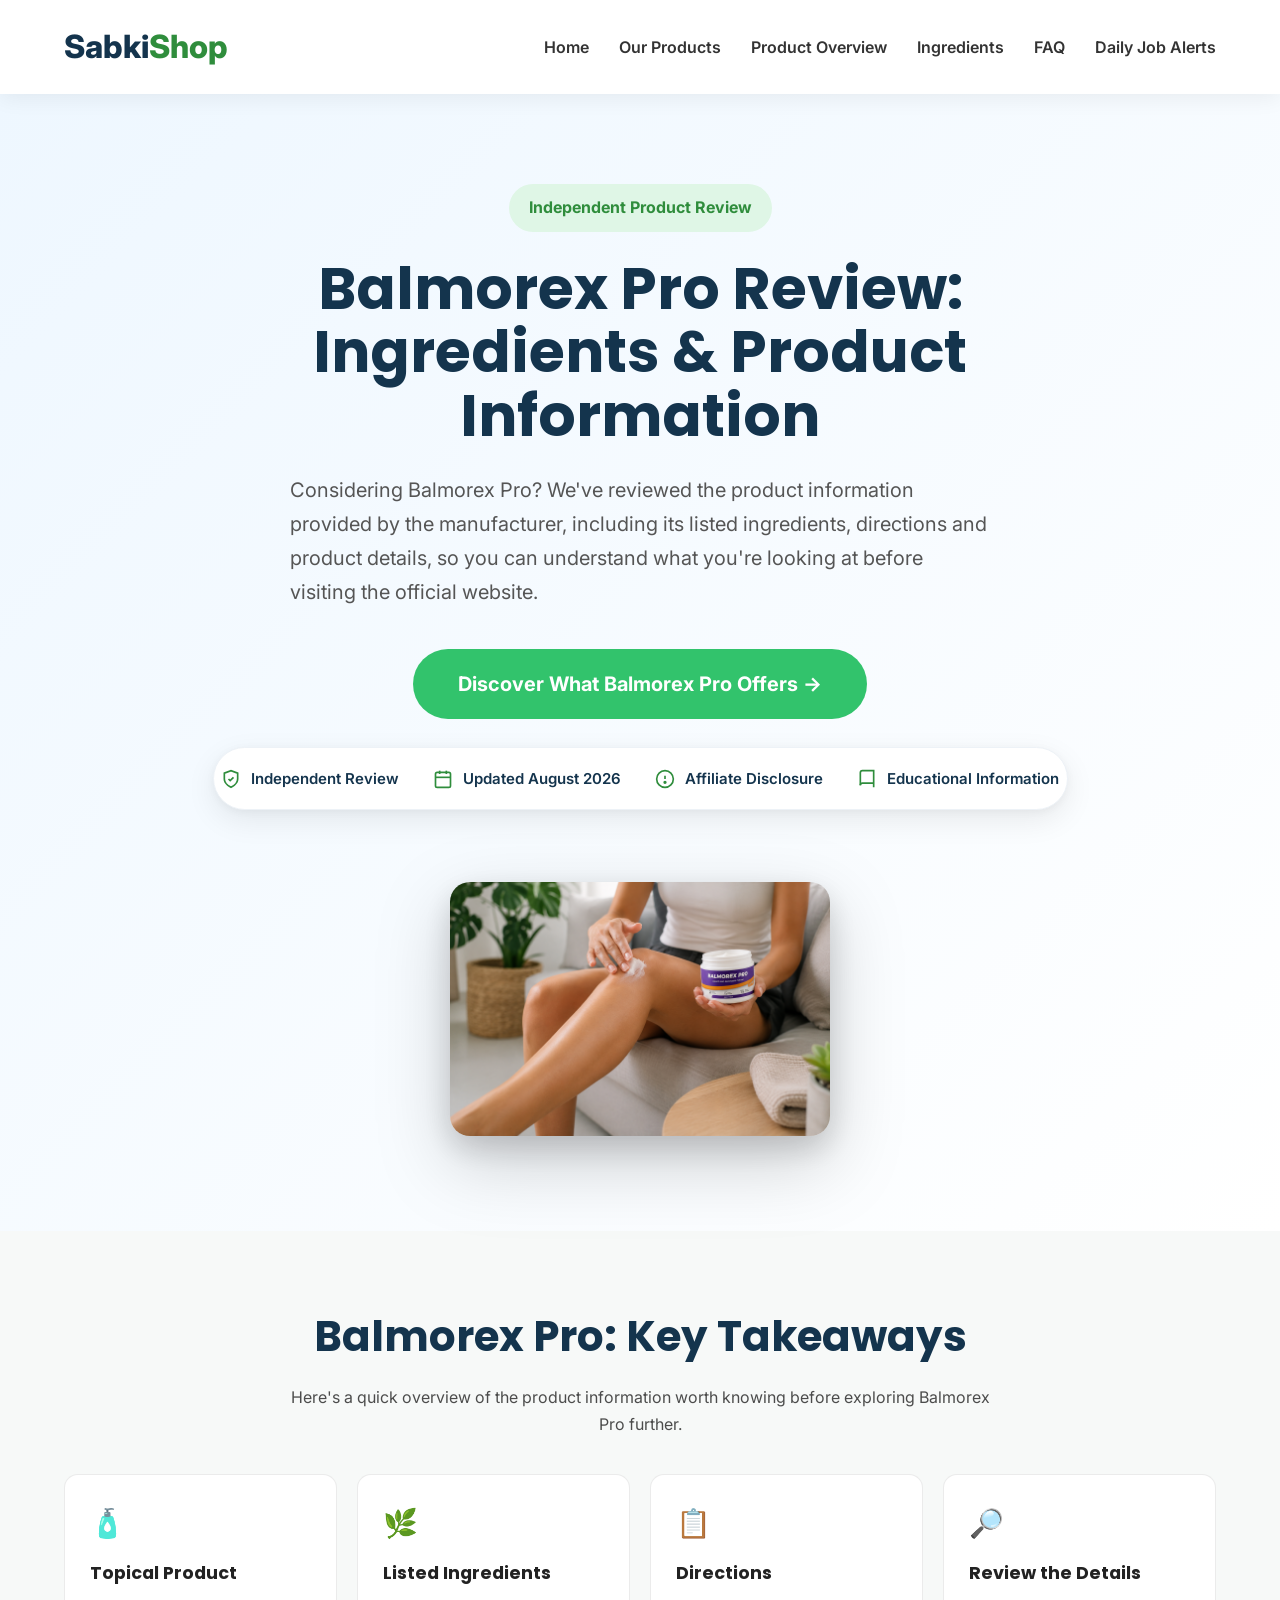
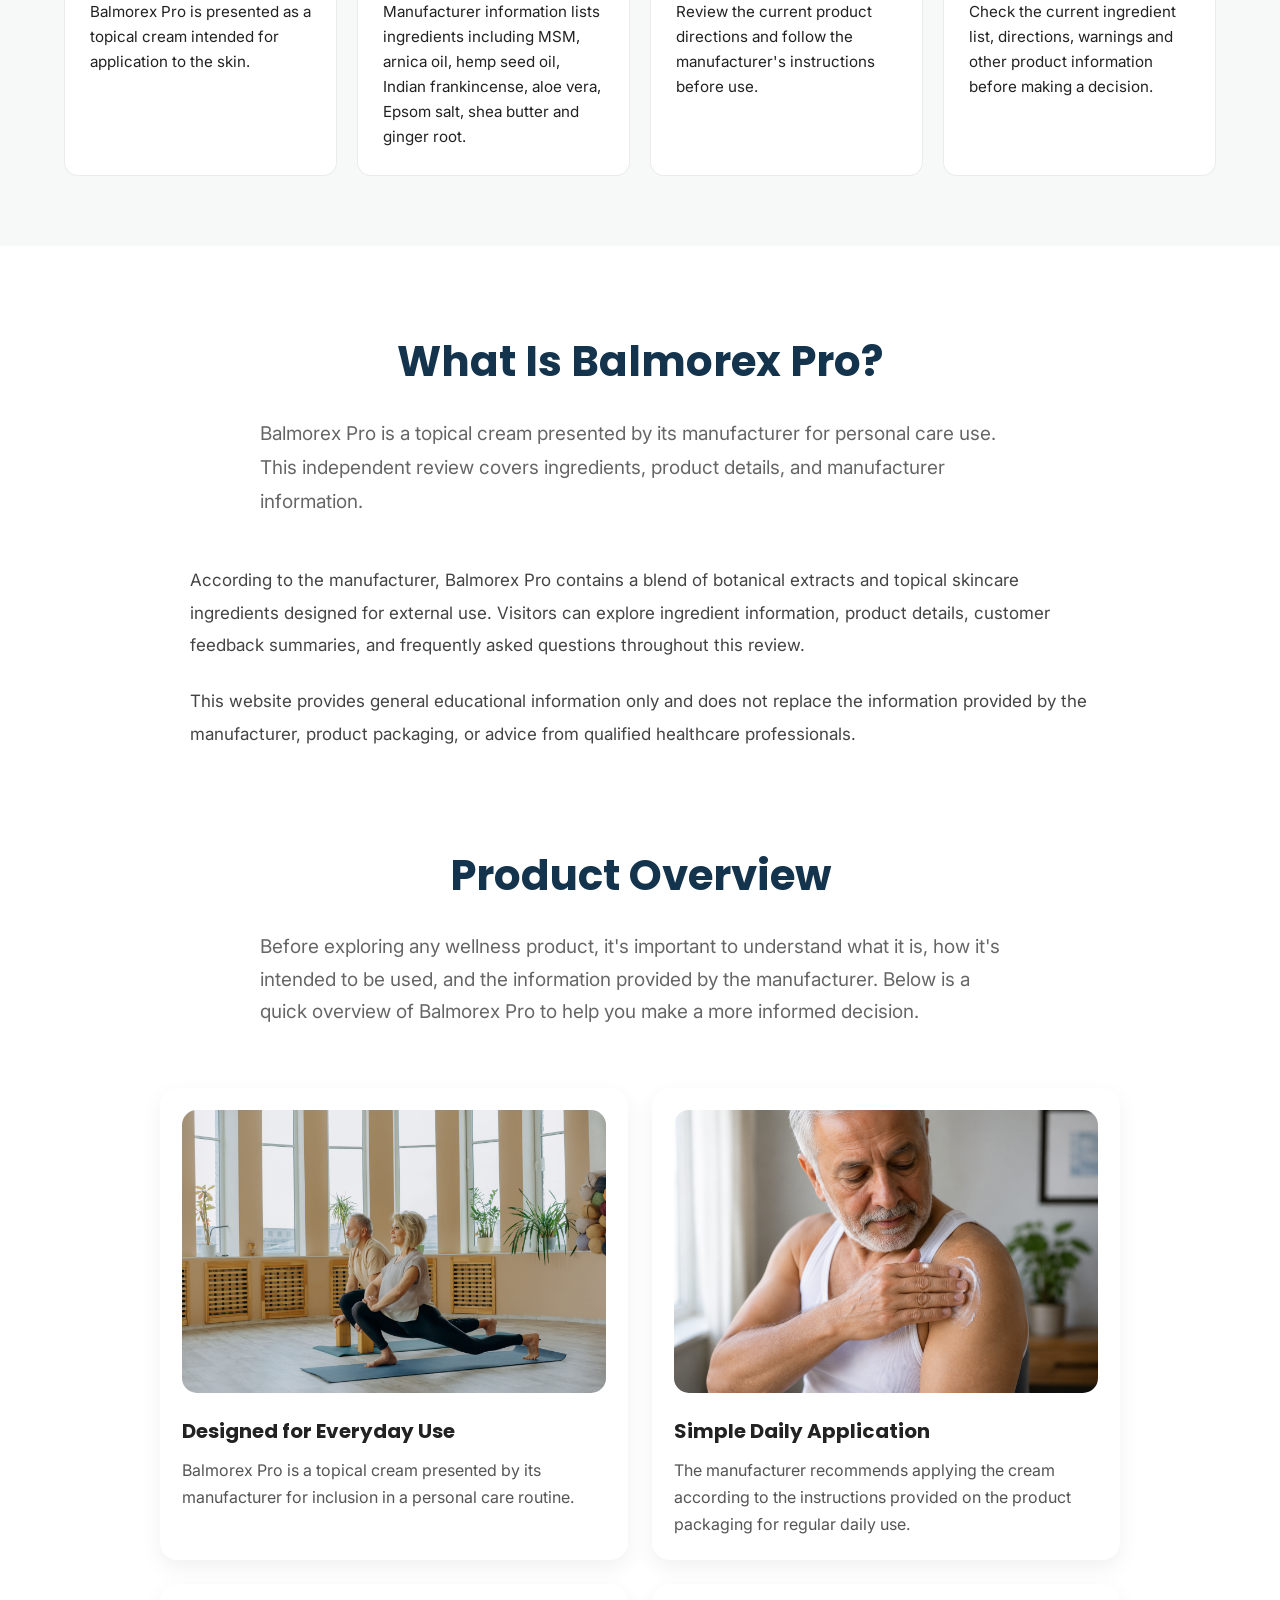
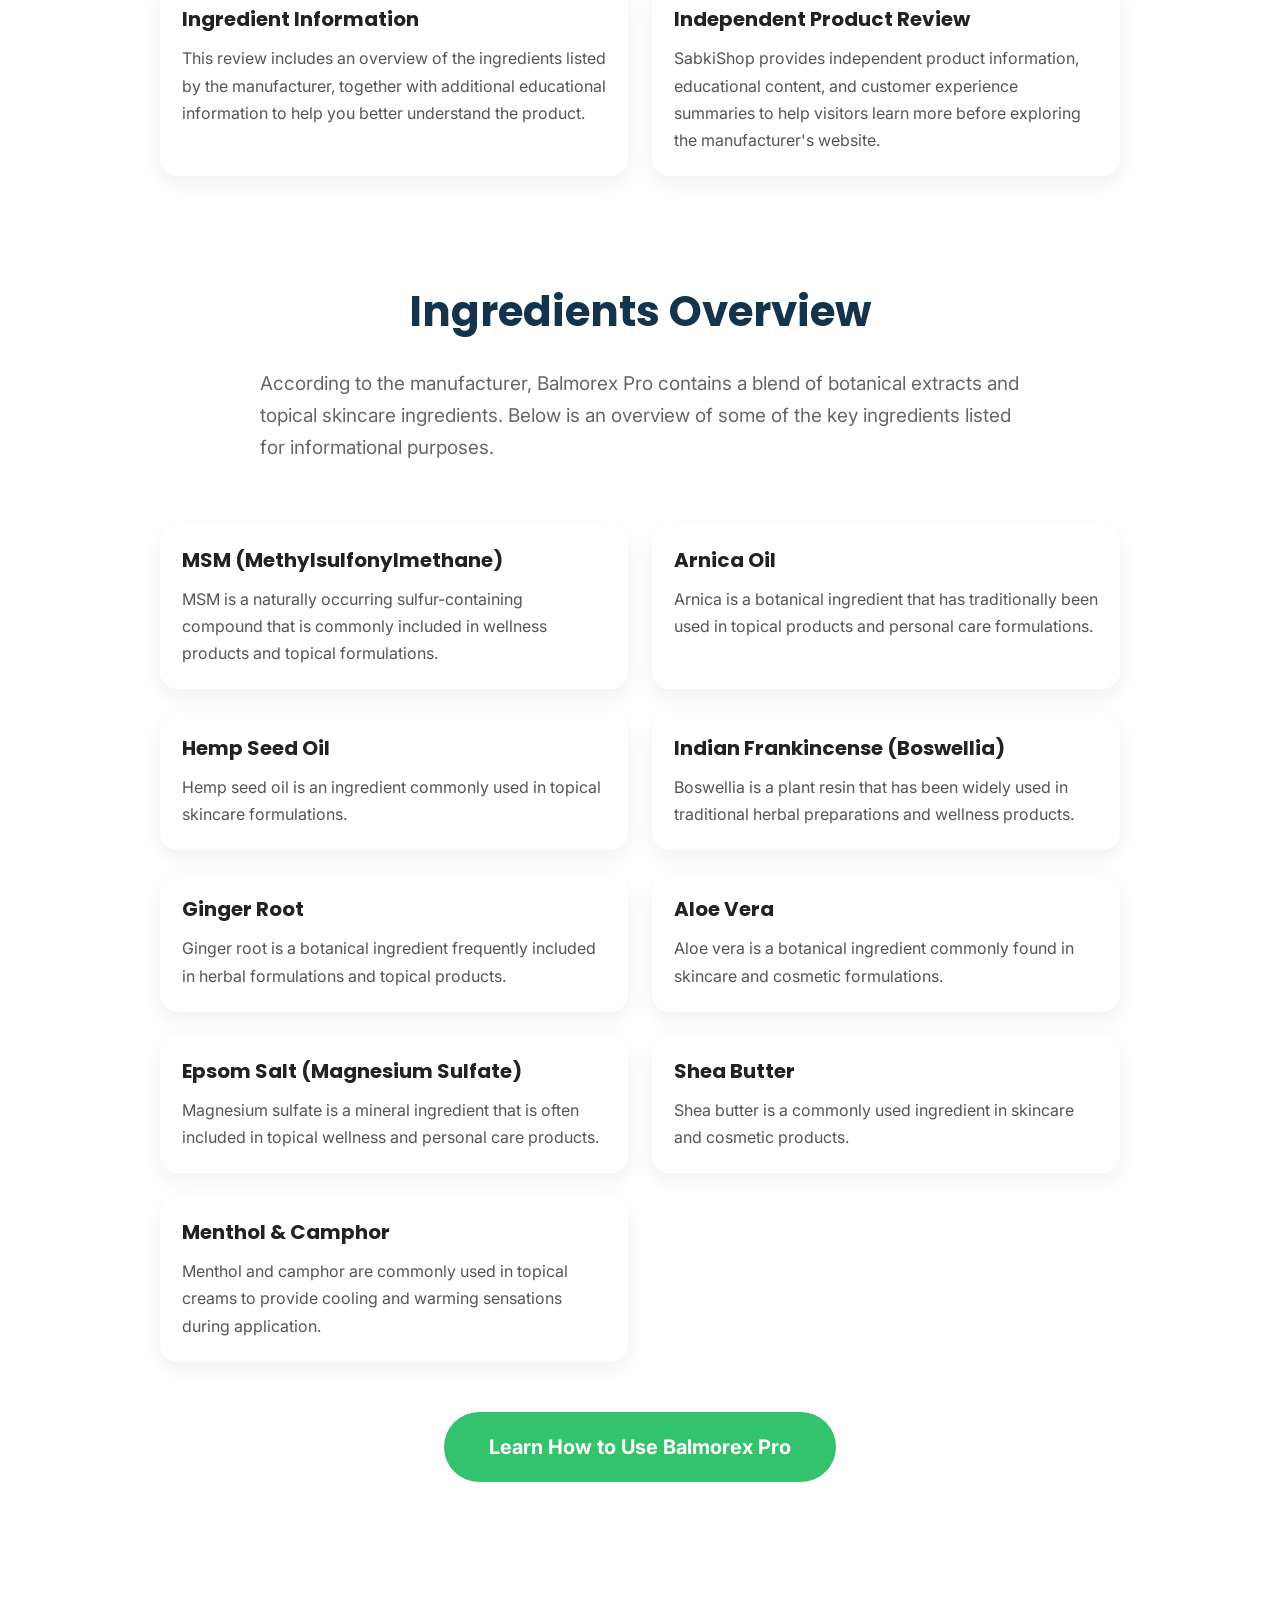
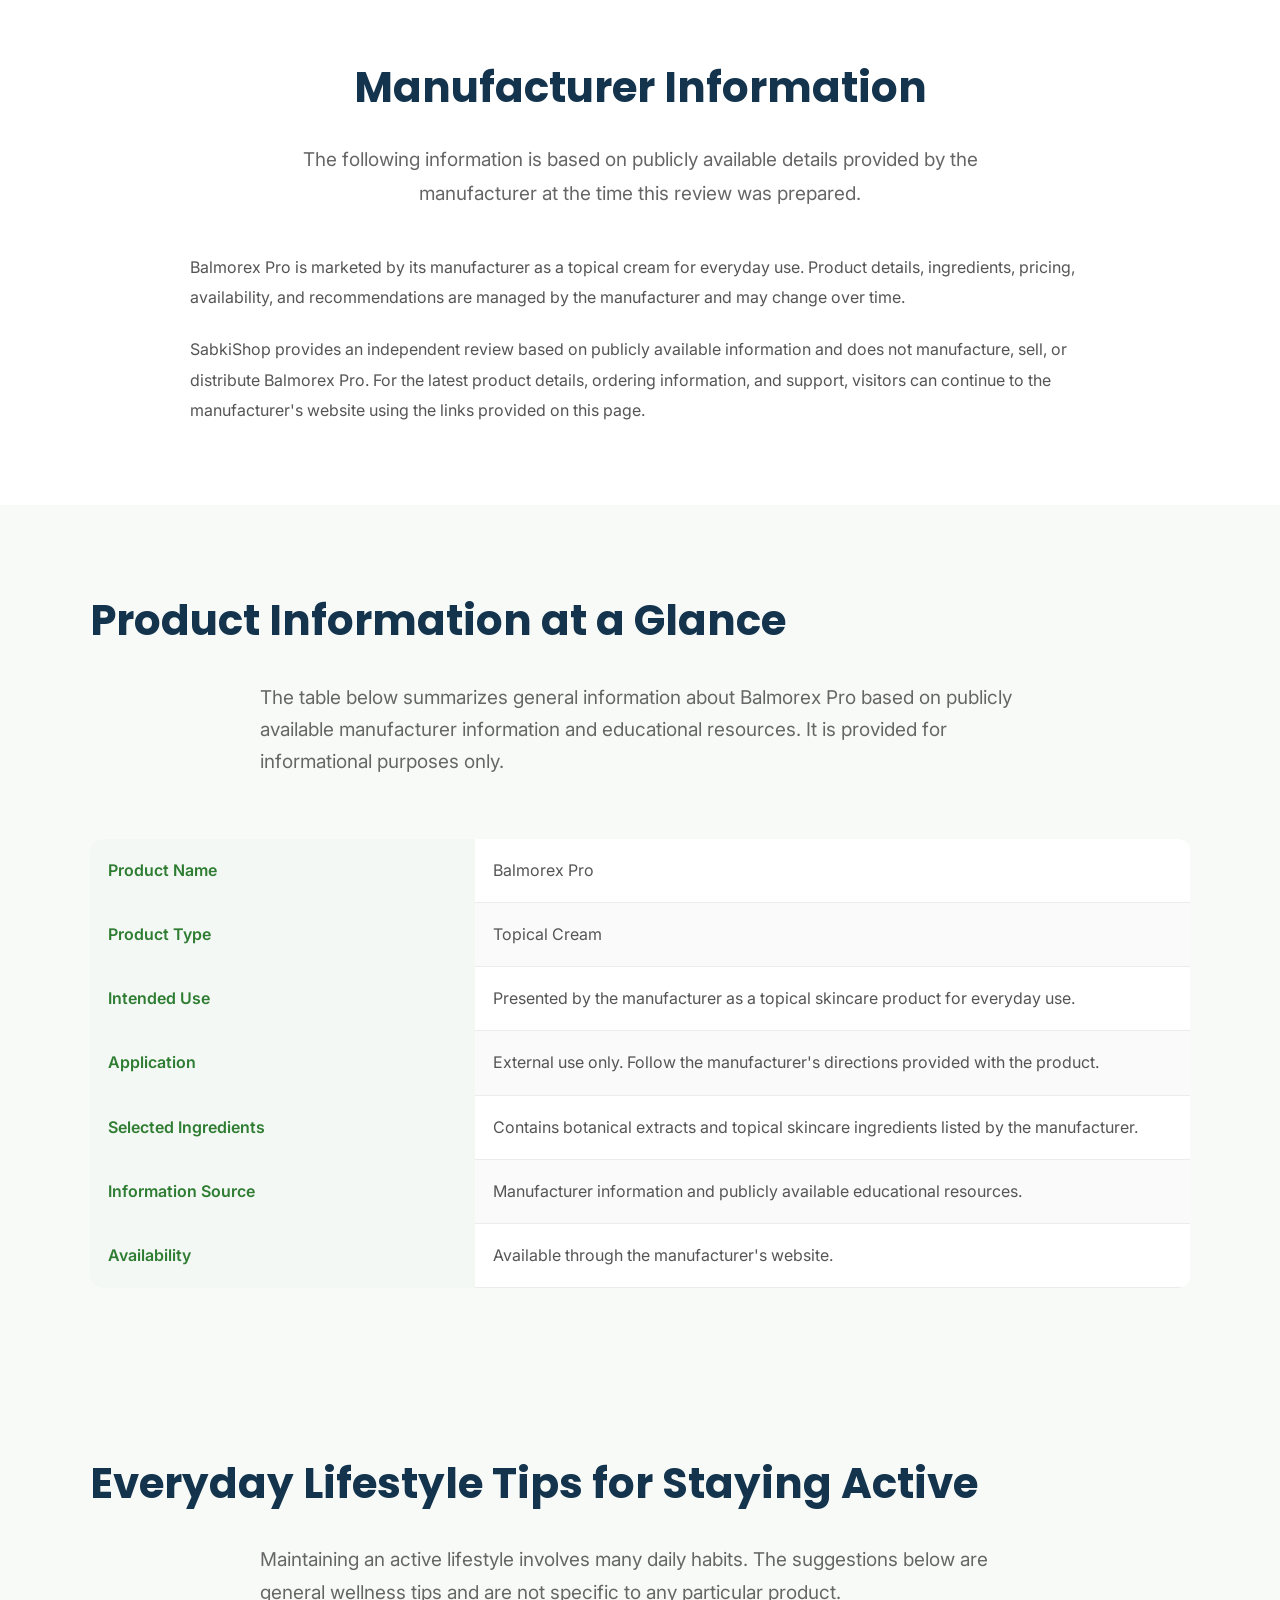
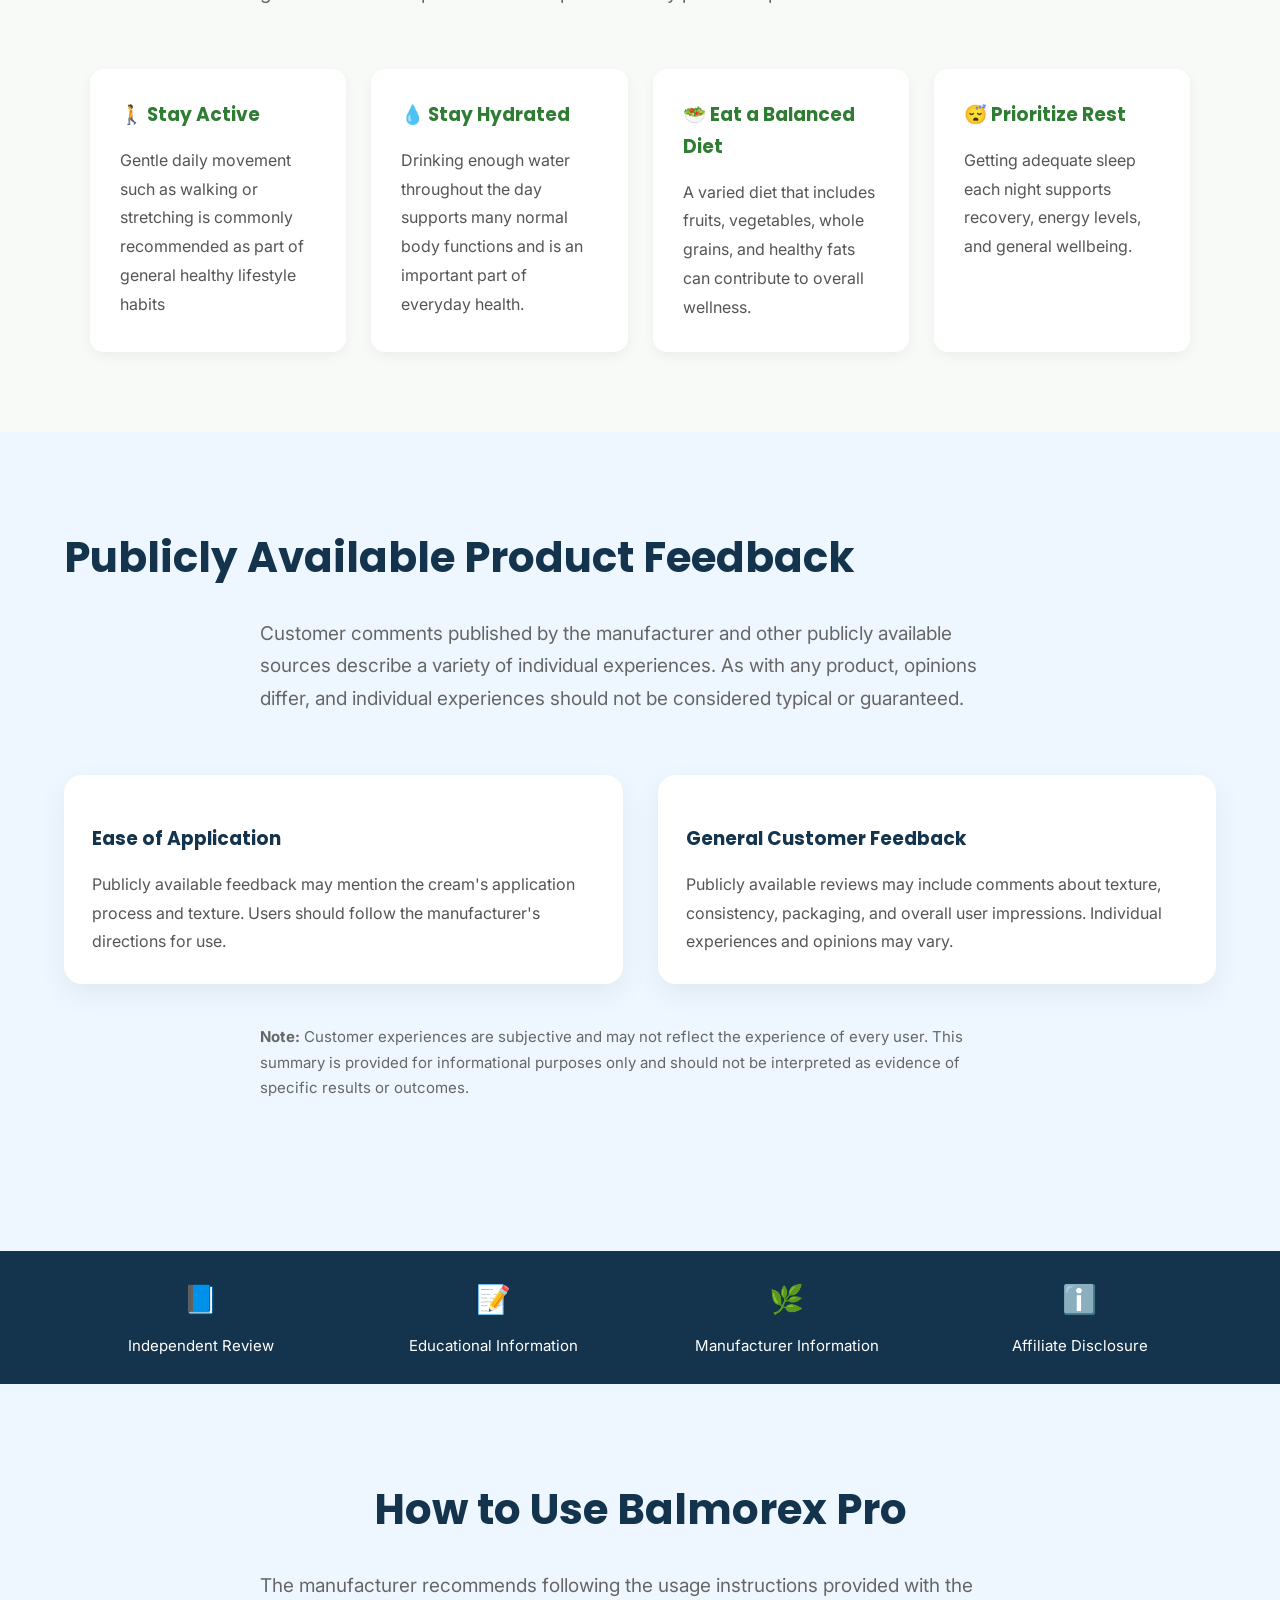
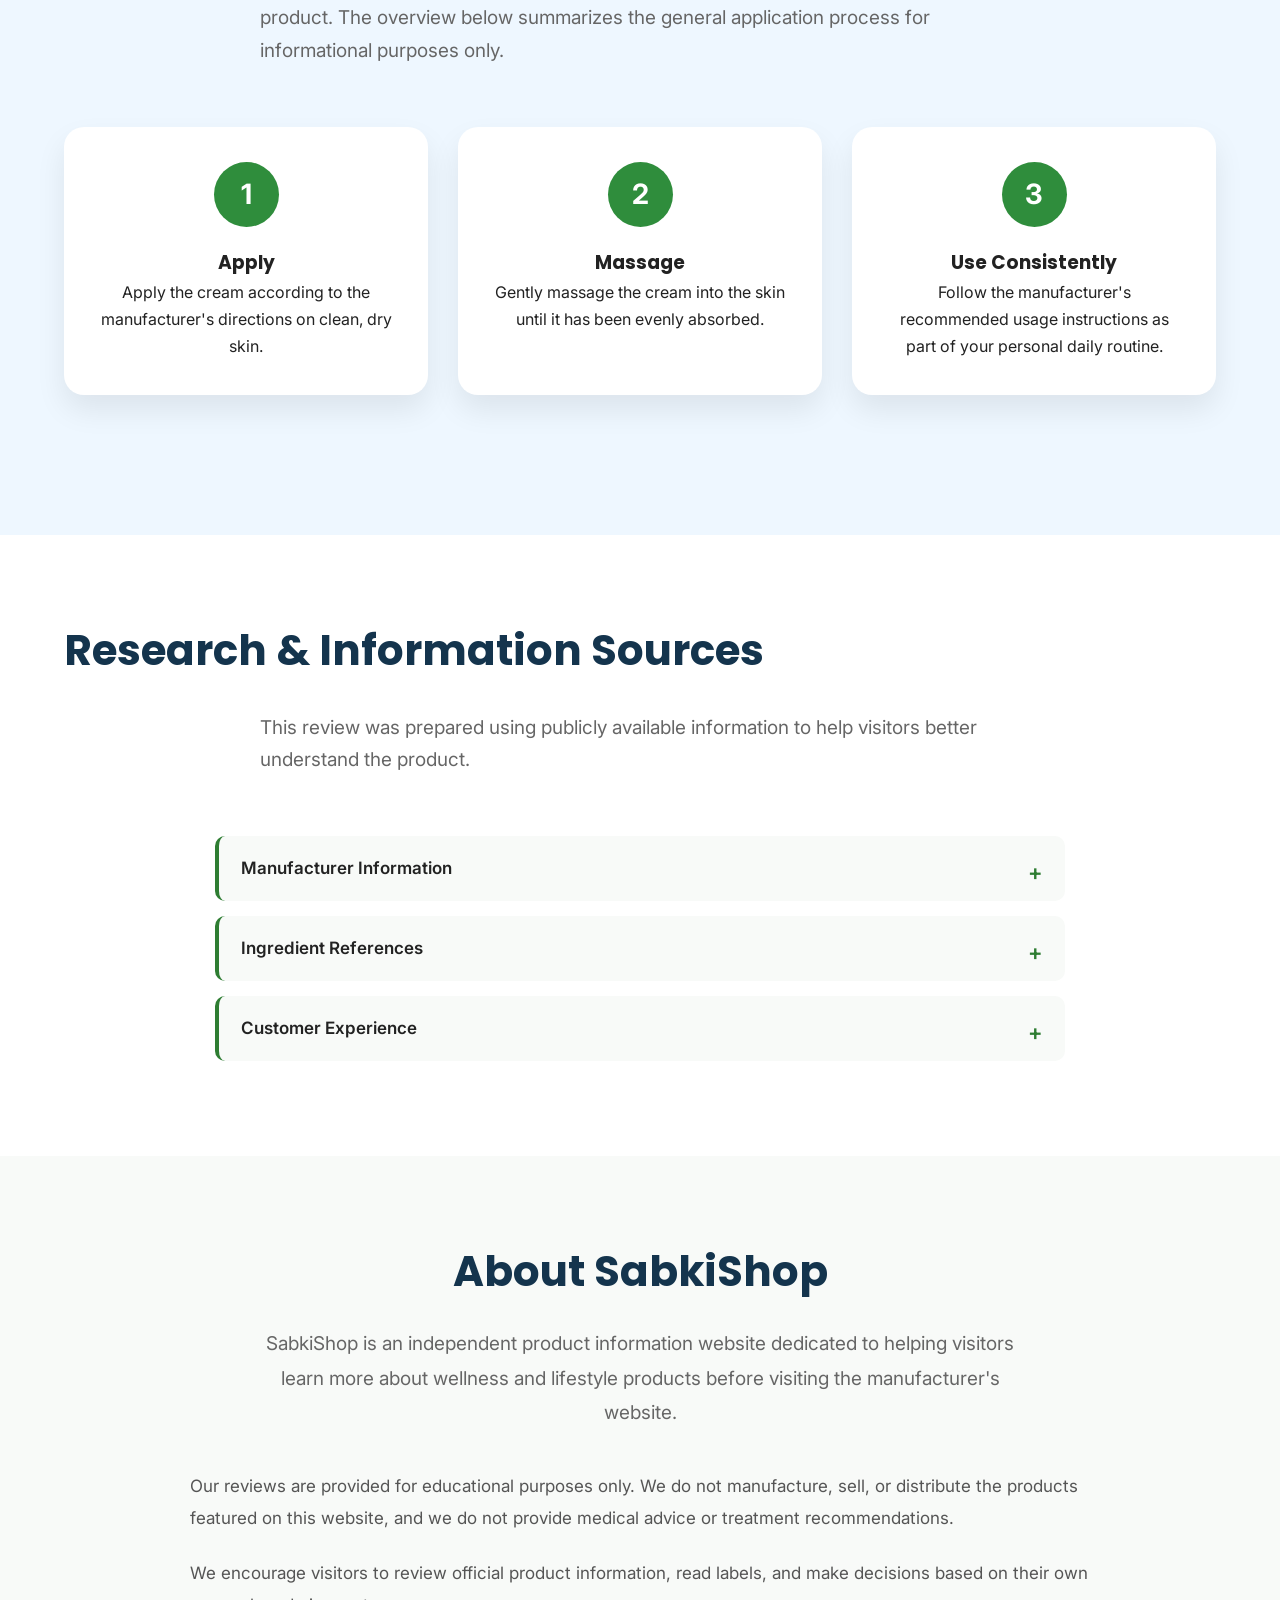
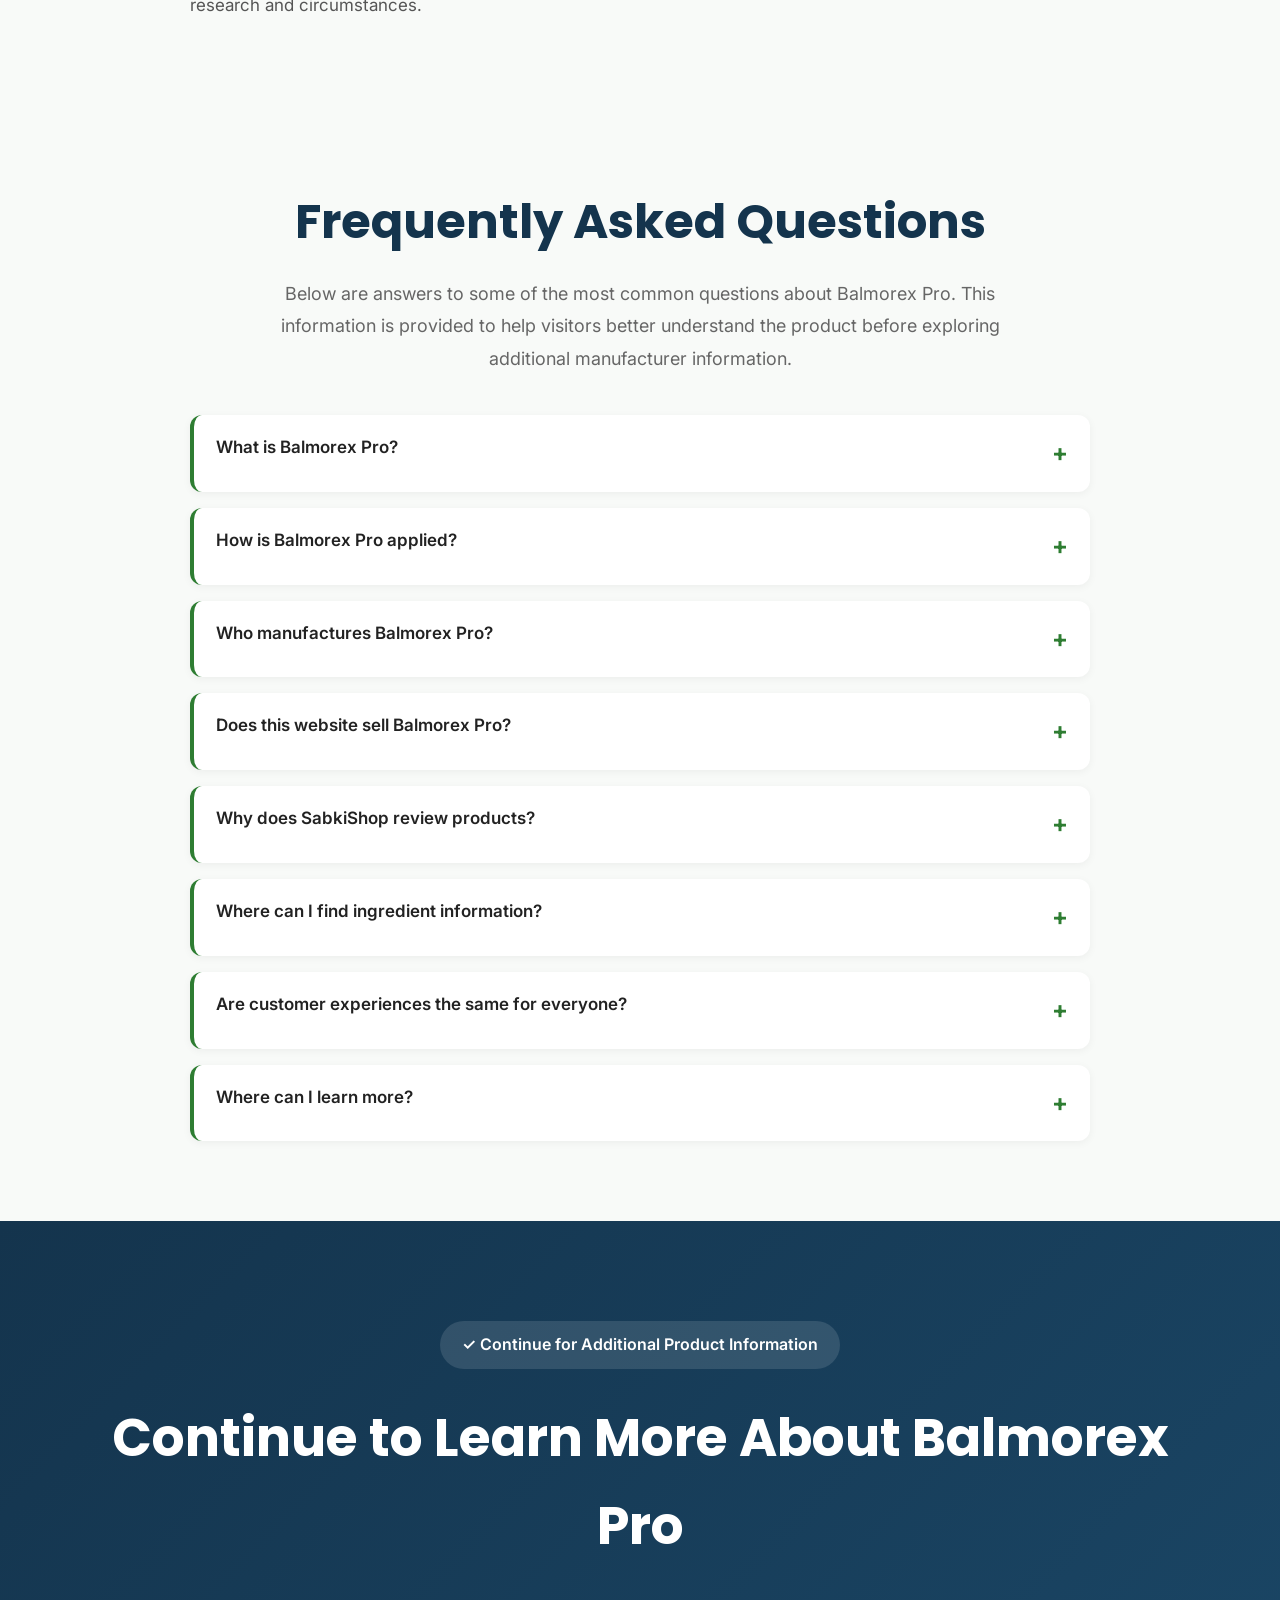
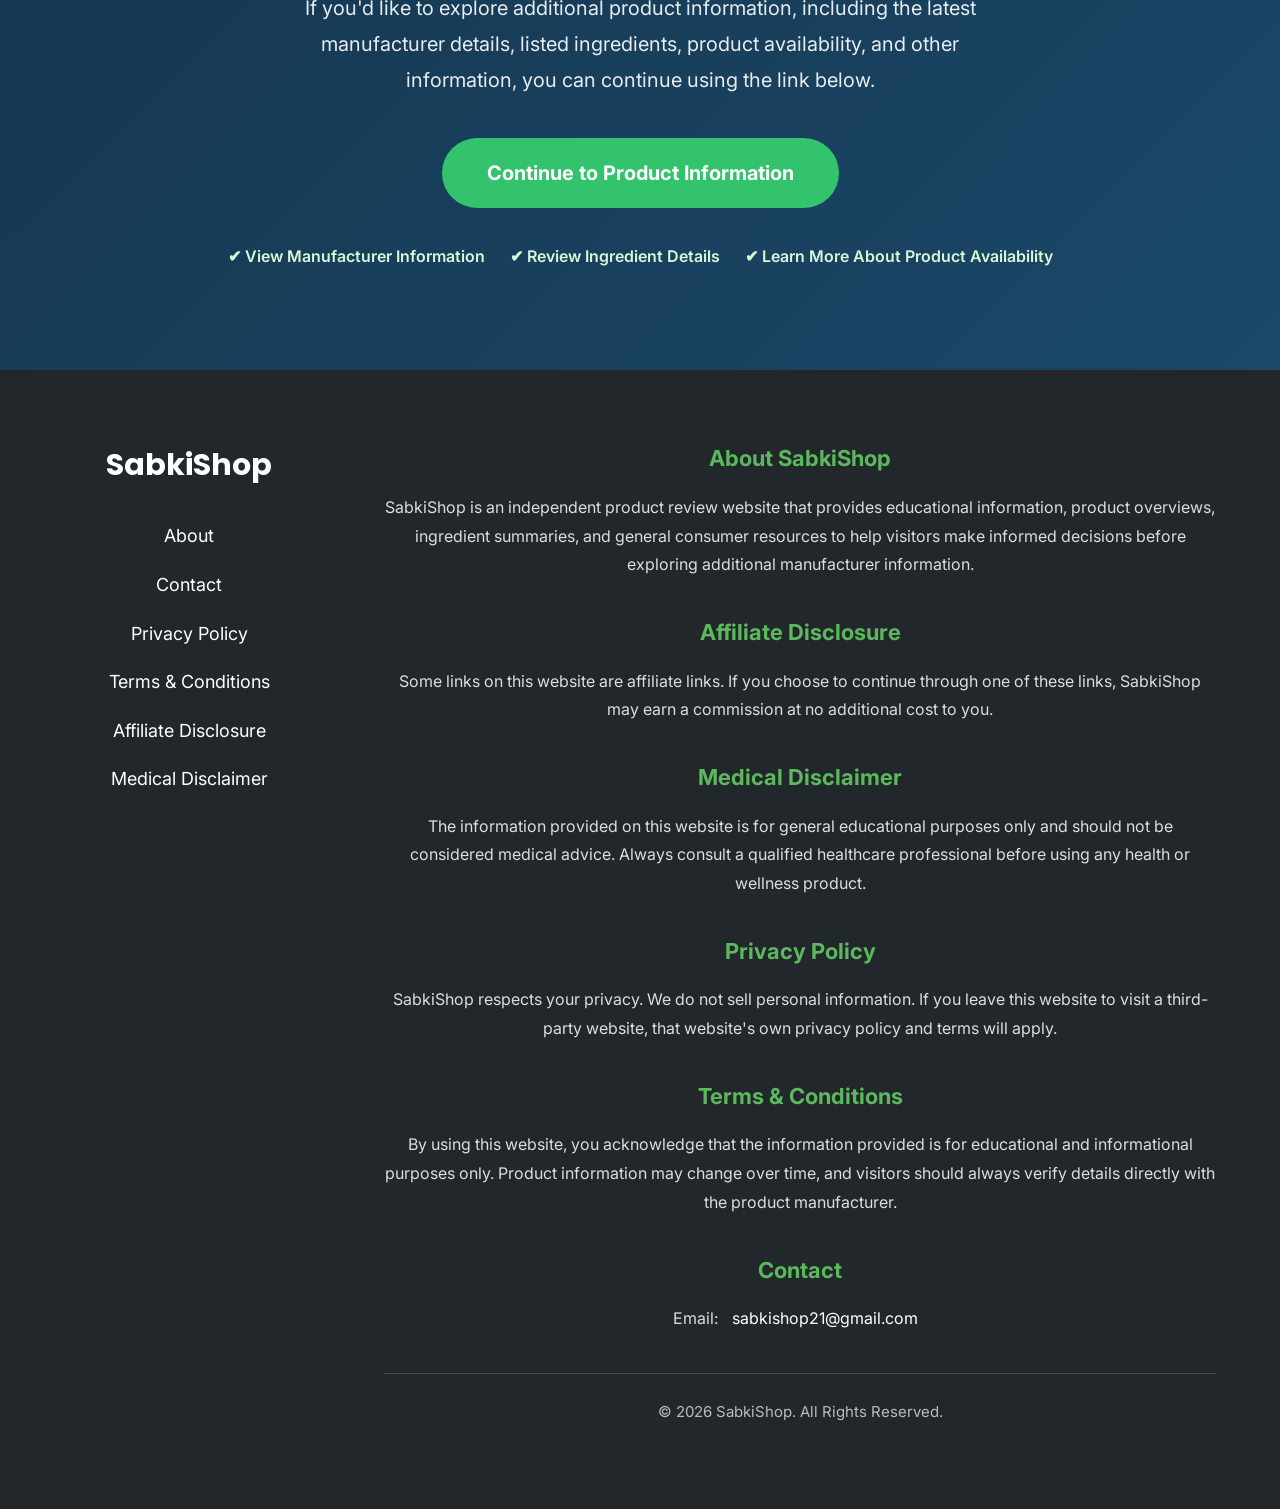
<file: index.html>
<!DOCTYPE html>
<html lang="en">

<head>
    <!-- Google Tag Manager -->
<script>(function(w,d,s,l,i){w[l]=w[l]||[];w[l].push({'gtm.start':
new Date().getTime(),event:'gtm.js'});var f=d.getElementsByTagName(s)[0],
j=d.createElement(s),dl=l!='dataLayer'?'&l='+l:'';j.async=true;j.src=
'https://www.googletagmanager.com/gtm.js?id='+i+dl;f.parentNode.insertBefore(j,f);
})(window,document,'script','dataLayer','GTM-TJTB5ZP7');</script>
<!-- End Google Tag Manager -->

    <meta charset="UTF-8">
    <meta name="viewport" content="width=device-width, initial-scale=1.0">

    <title>Balmorex Pro Review | Ingredients, FAQs & Product Information | SabkiShop</title>

<meta name="description" content="Independent review of Balmorex Pro featuring ingredient information, manufacturer details, customer experience summaries, frequently asked questions, and educational product information.">
   
<meta name="robots" content="index, follow">

    <link rel="canonical" href="https://www.sabkishop.in/">
    <link rel="preconnect" href="https://fonts.googleapis.com">
    <link rel="preconnect" href="https://fonts.gstatic.com" crossorigin>

    <link
        href="https://fonts.googleapis.com/css2?family=Poppins:wght@400;500;600;700;800&family=Inter:wght@400;500;600&display=swap"
        rel="stylesheet">

    <link rel="stylesheet" href="style.css">

    <!-- Meta Pixel Code -->
    <script>
        !function (f, b, e, v, n, t, s) {
            if (f.fbq) return; n = f.fbq = function () {
                n.callMethod ?
                n.callMethod.apply(n, arguments) : n.queue.push(arguments)
            };
            if (!f._fbq) f._fbq = n;
            n.push = n;
            n.loaded = !0;
            n.version = '2.0';
            n.queue = [];
            t = b.createElement(e);
            t.async = !0;
            t.src = v;
            s = b.getElementsByTagName(e)[0];
            s.parentNode.insertBefore(t, s)
        }
            (window, document, 'script',
                'https://connect.facebook.net/en_US/fbevents.js');

        fbq('init', '1314032300882143');
        fbq('track', 'PageView');
    </script>

    <noscript>
        <img height="1" width="1" style="display:none"
            src="https://www.facebook.com/tr?id=1314032300882143&ev=PageView&noscript=1" />
    </noscript>
    <!-- End Meta Pixel Code -->

    <!-- Google tag (gtag.js) -->
    <script async src="https://www.googletagmanager.com/gtag/js?id=G-KTD7SSH7BR"></script>
    <script>
        window.dataLayer = window.dataLayer || [];
        function gtag() { dataLayer.push(arguments); }
        gtag('js', new Date());

        gtag('config', 'G-KTD7SSH7BR');
    </script>


</head>

<body>
    <!-- Google Tag Manager (noscript) -->
<noscript><iframe src="https://www.googletagmanager.com/ns.html?id=GTM-TJTB5ZP7"
height="0" width="0" style="display:none;visibility:hidden"></iframe></noscript>
<!-- End Google Tag Manager (noscript) -->

   <header>

    <div class="container nav">

        <div class="logo">
            Sabki<span>Shop</span>
        </div>

        <!-- Hamburger -->
        <div class="menu-toggle" id="menu-toggle">
            ☰
        </div>

        <!-- Navigation -->
        <nav id="navbar">

            <a href="index.html">Home</a>

            <a href="products.html">Our Products</a>

            <a href="#overview">Product Overview</a>

            <a href="#ingredients">Ingredients</a>

            <a href="#faq">FAQ</a>

            <a href="job-alerts.html">Daily Job Alerts</a>

            </a>

        </nav>

    </div>

</header>

<section class="hero">

    <div class="container hero-grid">

        <div class="hero-text">

            <!-- Badge -->
            <span class="badge">
                Independent Product Review
            </span>

            <!-- Heading -->
            <h1>
                Balmorex Pro Review: Ingredients & Product Information
</h1>

            <!-- Intro -->
            <p>
                Considering Balmorex Pro?
We've reviewed the product information provided by the manufacturer, including its listed ingredients, directions and product details, so you can understand what you're looking at before visiting the official website.
            </p>

            <!-- Button -->
            <div class="hero-buttons">

<a href="https://balmorex.pro/welcome/?hopId=12590943-ffef-498a-8f0c-2de0f0e2fb64&shield=4b830-x07nxhv7d1nktls4bk5a"
   class="primary-btn"
   target="_blank"
   rel="noopener noreferrer"
   onclick="
      fbq('track','InitiateCheckout');
      gtag('event','clickbank_click',{
          event_category:'Affiliate',
          event_label:'Balmorex ClickBank',
          value:1
      });
   ">

    Discover What Balmorex Pro Offers →

</a>

            </div>

            <!-- TRUST LINE -->

            <div class="trust-line">

                <!-- Independent Review -->
                <div class="trust-item">

                    <svg class="trust-icon" viewBox="0 0 24 24" fill="none" stroke="currentColor" stroke-width="2">
                        <path d="M12 22s8-4 8-10V5l-8-3-8 3v7c0 6 8 10 8 10z"></path>
                        <path d="M9 12l2 2 4-4"></path>
                    </svg>

                    <span>Independent Review</span>

                </div>

                <!-- Updated -->
                <div class="trust-item">

                    <svg class="trust-icon" viewBox="0 0 24 24" fill="none" stroke="currentColor" stroke-width="2">
                        <rect x="3" y="4" width="18" height="18" rx="2"></rect>
                        <line x1="8" y1="2" x2="8" y2="6"></line>
                        <line x1="16" y1="2" x2="16" y2="6"></line>
                        <line x1="3" y1="10" x2="21" y2="10"></line>
                    </svg>

                    <span>Updated August 2026</span>

                </div>

                <!-- Affiliate Disclosure -->
                <div class="trust-item">

                    <svg class="trust-icon" viewBox="0 0 24 24" fill="none" stroke="currentColor" stroke-width="2">
                        <circle cx="12" cy="12" r="10"></circle>
                        <line x1="12" y1="8" x2="12" y2="12"></line>
                        <circle cx="12" cy="16" r="1"></circle>
                    </svg>

                    <span>Affiliate Disclosure</span>

                </div>

                <!-- Educational -->
                <div class="trust-item">

                    <svg class="trust-icon" viewBox="0 0 24 24" fill="none" stroke="currentColor" stroke-width="2">
                        <path d="M4 19.5A2.5 2.5 0 0 1 6.5 17H20"></path>
                        <path d="M20 22V2H6.5A2.5 2.5 0 0 0 4 4.5v15"></path>
                    </svg>

                    <span>Educational Information</span>

                </div>

            </div>

        </div>

        <!-- Hero Image -->

        <div class="hero-image">

            <img src="images/balmorex-lifestyle.png"
                 alt="Person using a topical cream as part of a daily wellness routine"
                 class="lifestyle-image">

        </div>

    </div>

</section>
<!-- =========================
     KEY TAKEAWAYS SECTION
========================= -->

<section class="key-takeaways">
    <div class="container">

        <h2>Balmorex Pro: Key Takeaways</h2>

        <p class="takeaways-intro">
            Here's a quick overview of the product information worth knowing before exploring Balmorex Pro further.
        </p>

        <div class="takeaways-grid">

            <div class="takeaway-card">
                <span class="takeaway-icon">🧴</span>
                <h3>Topical Product</h3>
                <p>
                    Balmorex Pro is presented as a topical cream intended for application to the skin.
                </p>
            </div>

            <div class="takeaway-card">
                <span class="takeaway-icon">🌿</span>
                <h3>Listed Ingredients</h3>
                <p>
                    Manufacturer information lists ingredients including MSM, arnica oil, hemp seed oil, Indian frankincense, aloe vera, Epsom salt, shea butter and ginger root.
                </p>
            </div>

            <div class="takeaway-card">
                <span class="takeaway-icon">📋</span>
                <h3>Directions</h3>
                <p>
                    Review the current product directions and follow the manufacturer's instructions before use.
                </p>
            </div>

            <div class="takeaway-card">
                <span class="takeaway-icon">🔎</span>
                <h3>Review the Details</h3>
                <p>
                    Check the current ingredient list, directions, warnings and other product information before making a decision.
                </p>
            </div>

        </div>

    </div>
</section>
<!-- =========================
     ABOUT BALMOREX
========================= -->

<section id="about-balmorex" class="about-product">

    <div class="container">

        <h2>What Is Balmorex Pro?</h2>

        <p class="section-intro">

Balmorex Pro is a topical cream presented by its manufacturer for personal care use. This independent review covers ingredients, product details, and manufacturer information.
        </p>

        <div class="about-content">

            <p>

                According to the manufacturer, Balmorex Pro contains a blend of botanical extracts and topical skincare ingredients designed for external use. Visitors can explore ingredient information, product details, customer feedback summaries, and frequently asked questions throughout this review.

            </p>

            <p>

This website provides general educational information only and does not replace the information provided by the manufacturer, product packaging, or advice from qualified healthcare professionals.

            </p>


        </div>

    </div>

</section>


    <section id="overview" class="benefits">

    <div class="container">

        <h2>Product Overview</h2>

        <p class="section-intro">
            Before exploring any wellness product, it's important to understand what it is, how it's intended to be
            used, and the information provided by the manufacturer. Below is a quick overview of Balmorex Pro to help
            you make a more informed decision.
        </p>

        <div class="benefits-grid">

            <!-- Card 1 -->

            <div class="benefit-card">

                <img src="images/active-lifestyle.jpg"
                     alt="Active lifestyle illustration">

                <h3>Designed for Everyday Use</h3>

                <p>
                    Balmorex Pro is a topical cream presented by its manufacturer for inclusion in a personal care routine.
                </p>

            </div>

            <!-- Card 2 -->

            <div class="benefit-card">

                <img src="images/man-applying-cream.png"
                     alt="Easy application illustration">

                <h3>Simple Daily Application</h3>

                <p>
                    The manufacturer recommends applying the cream according to the instructions provided on the
                    product packaging for regular daily use.
                </p>

            </div>

            <!-- Card 3 -->

            <div class="benefit-card">

                <h3>Ingredient Information</h3>

                <p>
                    This review includes an overview of the ingredients listed by the manufacturer, together with
                    additional educational information to help you better understand the product.
                </p>

            </div>

            <!-- Card 4 -->

            <div class="benefit-card">

                <h3>Independent Product Review</h3>

                <p>
                    SabkiShop provides independent product information, educational content, and customer experience
                    summaries to help visitors learn more before exploring the manufacturer's website.
                </p>

            </div>

        </div>

    </div>

</section>

<!-- =========================
     INGREDIENTS SECTION
========================= -->

<section id="ingredients" class="benefits">

    <div class="container">

        <h2>Ingredients Overview</h2>

        <p class="section-intro">
            According to the manufacturer, Balmorex Pro contains a blend of botanical extracts and topical skincare
            ingredients. Below is an overview of some of the key ingredients listed for informational purposes.
        </p>

        <div class="benefits-grid">

            <!-- MSM -->

            <div class="benefit-card">

                <h3>MSM (Methylsulfonylmethane)</h3>

                <p>
                    MSM is a naturally occurring sulfur-containing compound that is commonly included in wellness
                    products and topical formulations.
                </p>

            </div>

            <!-- Arnica Oil -->

            <div class="benefit-card">

                <h3>Arnica Oil</h3>

                <p>
                    Arnica is a botanical ingredient that has traditionally been used in topical products and personal
                    care formulations.
                </p>

            </div>

            <!-- Hemp Seed Oil -->

            <div class="benefit-card">

                <h3>Hemp Seed Oil</h3>

                <p>
                    Hemp seed oil is an ingredient commonly used in topical skincare formulations.
                </p>

            </div>

            <!-- Boswellia -->

            <div class="benefit-card">

                <h3>Indian Frankincense (Boswellia)</h3>

                <p>
                    Boswellia is a plant resin that has been widely used in traditional herbal preparations and wellness
                    products.
                </p>

            </div>

            <!-- Ginger Root -->

            <div class="benefit-card">

                <h3>Ginger Root</h3>

                <p>
                    Ginger root is a botanical ingredient frequently included in herbal formulations and topical
                    products.
                </p>

            </div>

            <!-- Aloe Vera -->

            <div class="benefit-card">

                <h3>Aloe Vera</h3>

                <p>
                   Aloe vera is a botanical ingredient commonly found in skincare and cosmetic formulations.
                </p>

            </div>

            <!-- Epsom Salt -->

            <div class="benefit-card">

                <h3>Epsom Salt (Magnesium Sulfate)</h3>

                <p>
                    Magnesium sulfate is a mineral ingredient that is often included in topical wellness and personal
                    care products.
                </p>

            </div>

            <!-- Shea Butter -->

            <div class="benefit-card">

                <h3>Shea Butter</h3>

                <p>
                    Shea butter is a commonly used ingredient in skincare and cosmetic products.
                </p>

            </div>

            <!-- Menthol & Camphor -->

            <div class="benefit-card">

                <h3>Menthol & Camphor</h3>

                <p>
                    Menthol and camphor are commonly used in topical creams to provide cooling and warming sensations
                    during application.
                </p>

            </div>

        </div>

        <div style="text-align:center; margin-top:50px;">

          <a href="https://balmorex.pro/welcome/?hopId=12590943-ffef-498a-8f0c-2de0f0e2fb64&shield=4b830-x07nxhv7d1nktls4bk5a"
   class="primary-btn"
   target="_blank"
   rel="noopener noreferrer"
   onclick="
      fbq('track','InitiateCheckout');
      gtag('event','clickbank_click',{
          event_category:'Affiliate',
          event_label:'Balmorex ClickBank',
          value:1
      });
   ">

    Learn How to Use Balmorex Pro

</a>

        </div>

    </div>

</section>

<!-- =========================
     MANUFACTURER INFORMATION
========================= -->

<section class="manufacturer-info">

    <div class="container">

        <h2>Manufacturer Information</h2>

        <p class="section-intro">
            The following information is based on publicly available details provided by the manufacturer at the time this review was prepared.
        </p>

        <div class="manufacturer-content">

            <p>
                Balmorex Pro is marketed by its manufacturer as a topical cream for everyday use. Product details, ingredients, pricing, availability, and recommendations are managed by the manufacturer and may change over time.
            </p>

            <p>
                SabkiShop provides an independent review based on publicly available information and does not manufacture, sell, or distribute Balmorex Pro. For the latest product details, ordering information, and support, visitors can continue to the manufacturer's website using the links provided on this page.
            </p>

        </div>

    </div>

</section>

<!-- =========================
     PRODUCT INFORMATION
========================= -->

<section class="comparison id= comparison">

    <div class="container">

        <h2>Product Information at a Glance</h2>

        <p class="section-intro">
            The table below summarizes general information about Balmorex Pro based on publicly available manufacturer information and educational resources. It is provided for informational purposes only.
        </p>

        <div class="comparison-table">

            <table>

                <tbody>

                    <tr>
                        <th>Product Name</th>
                        <td>Balmorex Pro</td>
                    </tr>

                    <tr>
                        <th>Product Type</th>
                        <td>Topical Cream</td>
                    </tr>

                    <tr>
                        <th>Intended Use</th>
                        <td>Presented by the manufacturer as a topical skincare product for everyday use.</td>
                    </tr>

                    <tr>
                        <th>Application</th>
                        <td>External use only. Follow the manufacturer's directions provided with the product.</td>
                    </tr>

                    <tr>
                        <th>Selected Ingredients</th>
                        <td>Contains botanical extracts and topical skincare ingredients listed by the manufacturer.</td>
                    </tr>

                    <tr>
                        <th>Information Source</th>
                        <td>Manufacturer information and publicly available educational resources.</td>
                    </tr>

                    <tr>
                        <th>Availability</th>
                        <td>Available through the manufacturer's website.</td>
                    </tr>

                </tbody>

            </table>

        </div>

    </div>

</section>
<!-- =========================
     LIFESTYLE TIPS
========================= -->

<section class="lifestyle-tips" id="lifestyle">

    <div class="container">

        <h2>Everyday Lifestyle Tips for Staying Active</h2>

        <p class="section-intro">
            Maintaining an active lifestyle involves many daily habits. The suggestions below are general wellness tips and are not specific to any particular product.
        </p>

        <div class="tips-grid">

            <div class="tip-card">

                <h3>🚶 Stay Active</h3>

                <p>
                    Gentle daily movement such as walking or stretching is commonly recommended as part of general healthy lifestyle habits
                </p>

            </div>

            <div class="tip-card">

                <h3>💧 Stay Hydrated</h3>

                <p>
                    Drinking enough water throughout the day supports many normal body functions and is an important part of everyday health.
                </p>

            </div>

            <div class="tip-card">

                <h3>🥗 Eat a Balanced Diet</h3>

                <p>
                    A varied diet that includes fruits, vegetables, whole grains, and healthy fats can contribute to overall wellness.
                </p>

            </div>

            <div class="tip-card">

                <h3>😴 Prioritize Rest</h3>

                <p>
                    Getting adequate sleep each night supports recovery, energy levels, and general wellbeing.
                </p>

            </div>

        </div>

    </div>

</section>

   <!-- =========================
     Publicly Available Product Feedback
========================= -->

<section class="testimonials" id="customer-feedback">

    <div class="container">

        <h2>Publicly Available Product Feedback</h2>

        <p class="section-intro">
            Customer comments published by the manufacturer and other publicly available sources describe a variety of individual experiences. As with any product, opinions differ, and individual experiences should not be considered typical or guaranteed.
        </p>

        <div class="testimonial-grid">

            <div class="testimonial-card">

                <h3>Ease of Application</h3>

                <p>
                   Publicly available feedback may mention the cream's application process and texture. Users should follow the manufacturer's directions for use.
                </p>

            </div>

            <div class="testimonial-card">

                <h3>General Customer Feedback</h3>

                <p>
                    Publicly available reviews may include comments about texture, consistency, packaging, and overall user impressions. Individual experiences and opinions may vary.
                </p>

            </div>

        </div>

        <p class="section-intro" style="margin-top:40px; font-size:15px;">
            <strong>Note:</strong> Customer experiences are subjective and may not reflect the experience of every user. This summary is provided for informational purposes only and should not be interpreted as evidence of specific results or outcomes.
        </p>

    </div>

</section>

<!-- Lifestyle Image -->

<div class="container">

</div>

<!-- TRUST STRIP -->

<section class="trust-strip">

    <div class="container trust-icons">

        <div>

            📘

            <p>Independent Review</p>

        </div>

        <div>

            📝

            <p>Educational Information</p>

        </div>

        <div>

            🌿

            <p>Manufacturer Information</p>

        </div>

        <div>

            ℹ️

            <p>Affiliate Disclosure</p>

        </div>

    </div>

</section>
    <!-- HOW TO USE -->

<section class="how" id="how">

    <div class="container">

        <h2>How to Use Balmorex Pro</h2>

        <p class="section-intro">
            The manufacturer recommends following the usage instructions provided with the product. The overview below
            summarizes the general application process for informational purposes only.
        </p>

        <div class="steps">

            <!-- Step 1 -->

            <div>

                <span>1</span>

                <h3>Apply</h3>

                <p>
                    Apply the cream according to the manufacturer's directions on clean, dry skin.
                </p>

            </div>

            <!-- Step 2 -->

            <div>

                <span>2</span>

                <h3>Massage</h3>

                <p>
                    Gently massage the cream into the skin until it has been evenly absorbed.
                </p>

            </div>

            <!-- Step 3 -->

            <div>

                <span>3</span>

                <h3>Use Consistently</h3>

                <p>
                    Follow the manufacturer's recommended usage instructions as part of your personal daily routine.
                </p>

            </div>

        </div>

        <div style="text-align:center;margin-top:50px;">


            </a>

        </div>

    </div>

</section>

<!-- =========================
     RESEARCH SOURCES
========================= -->

<section class="sources">

    <div class="container">

        <h2>Research & Information Sources</h2>

        <p class="section-intro">
            This review was prepared using publicly available information to help visitors better understand the product.
        </p>

        <div class="source-accordion">

            <details>
                <summary>Manufacturer Information</summary>
                <p>
                    Product descriptions, ingredient listings, usage directions and other product information were reviewed from the manufacturer's published materials.
                </p>
            </details>

            <details>
                <summary>Ingredient References</summary>
                <p>
                    General ingredient information was compiled from publicly available educational resources describing commonly used botanical and skincare ingredients.
                </p>
            </details>

            <details>
                <summary>Customer Experience</summary>
                <p>
                    Customer comments referenced in this review are summarized from publicly available information provided by the manufacturer. Individual experiences may vary.
                </p>
            </details>

        </div>

    </div>

</section>

<!-- =========================
     ABOUT SABKISHOP
========================= -->

<section class="about-sabkishop" id="about">

    <div class="container">

        <h2>About SabkiShop</h2>

        <p class="section-intro">

            SabkiShop is an independent product information website dedicated to helping visitors learn more about wellness and lifestyle products before visiting the manufacturer's website.

        </p>

        <div class="about-content">

            <p>
Our reviews are provided for educational purposes only. We do not manufacture, sell, or distribute the products featured on this website, and we do not provide medical advice or treatment recommendations.
            </p>

            <p>
                We encourage visitors to review official product information, read labels, and make decisions based on their own research and circumstances.
            </p>

        </div>

    </div>

</section>

   <!-- =========================
     FAQ SECTION
========================= -->

<section class="faq" id="faq">

    <div class="container">

        <h2>Frequently Asked Questions</h2>

        <p class="faq-subtitle">
            Below are answers to some of the most common questions about Balmorex Pro. This information is provided to help visitors better understand the product before exploring additional manufacturer information.
        </p>

        <div class="faq-accordion">

            <details>
                <summary>What is Balmorex Pro?</summary>
                <p>
                    Balmorex Pro is a topical cream presented by its manufacturer as a product intended for everyday use. This page provides an independent overview of the product, its listed ingredients, and general information available to consumers.
                </p>
            </details>

            <details>
                <summary>How is Balmorex Pro applied?</summary>
                <p>
                    The manufacturer recommends applying the cream according to the instructions provided with the product. Always read and follow the directions on the product packaging before use.
                </p>
            </details>

            <details>
                <summary>Who manufactures Balmorex Pro?</summary>
                <p>
                    Balmorex Pro is produced and distributed by its manufacturer. Product details, availability, and additional information are provided by the manufacturer.
                </p>
            </details>

            <details>
                <summary>Does this website sell Balmorex Pro?</summary>
                <p>
                    No. SabkiShop is an independent product review website. We provide educational information and may direct visitors to the manufacturer's website through affiliate links if they wish to learn more.
                </p>
            </details>

            <details>
                <summary>Why does SabkiShop review products?</summary>
                <p>
                    Our goal is to help visitors better understand products by providing independent summaries, ingredient information, frequently asked questions, and educational content before they continue to the manufacturer's website.
                </p>
            </details>

            <details>
                <summary>Where can I find ingredient information?</summary>
                <p>
                    This review includes an overview of the ingredients listed by the manufacturer. For the most current ingredient list, always refer to the product packaging or the manufacturer's website.
                </p>
            </details>

            <details>
                <summary>Are customer experiences the same for everyone?</summary>
                <p>
                    No. Individual experiences vary depending on many personal factors. The information on this page is intended for general educational purposes and should not be interpreted as a guarantee of any specific outcome.
                </p>
            </details>

            <details>
                <summary>Where can I learn more?</summary>
                <p>
                    After reviewing the information on this page, visitors who wish to explore additional product details may continue to the manufacturer's website for the latest information provided by the manufacturer.
                </p>
            </details>

        </div>

    </div>

</section>
    <section class="cta-final">

    <div class="container">

        <div class="cta-card">

            <span class="cta-tag">
                ✓ Continue for Additional Product Information
            </span>

            <h2>
                Continue to Learn More About Balmorex Pro
            </h2>

            <p>
                If you'd like to explore additional product information, including the latest manufacturer details,
                listed ingredients, product availability, and other information, you can continue using the link below.
            </p>

           <a href="https://balmorex.pro/welcome/?hopId=12590943-ffef-498a-8f0c-2de0f0e2fb64&shield=4b830-x07nxhv7d1nktls4bk5a"
   class="primary-btn"
   target="_blank"
   rel="nofollow sponsored noopener noreferrer"
   onclick="
      fbq('track','InitiateCheckout');
      gtag('event','clickbank_click',{
          event_category:'Affiliate',
          event_label:'Balmorex ClickBank',
          value:1
      });
   ">

    Continue to Product Information

</a>

            <div class="cta-checks">

                <span>✔ View Manufacturer Information</span>

                <span>✔ Review Ingredient Details</span>

                <span>✔ Learn More About Product Availability</span>

            </div>

        </div>

    </div>

</section>
   <footer class="footer">

    <div class="container footer-grid">

        <!-- Footer Navigation -->

        <div class="footer-links">

            <h3>SabkiShop</h3>

            <a href="#about">About</a>

            <a href="#contact">Contact</a>

            <a href="#privacy">Privacy Policy</a>

            <a href="#terms">Terms & Conditions</a>

            <a href="#affiliate">Affiliate Disclosure</a>

            <a href="#disclaimer">Medical Disclaimer</a>

        </div>

        <!-- Footer Content -->

        <div class="footer-content">

            <!-- About -->

            <div id="about" class="footer-section">

                <h4>About SabkiShop</h4>

                <p>
                    SabkiShop is an independent product review website that provides educational information,
                    product overviews, ingredient summaries, and general consumer resources to help visitors make
                    informed decisions before exploring additional manufacturer information.
                </p>

            </div>

            <!-- Affiliate Disclosure -->

            <div id="affiliate" class="footer-section">

                <h4>Affiliate Disclosure</h4>

                <p>
                    Some links on this website are affiliate links. If you choose to continue through one of these
                    links, SabkiShop may earn a commission at no additional cost to you.
                </p>

            </div>

            <!-- Medical Disclaimer -->

            <div id="disclaimer" class="footer-section">

                <h4>Medical Disclaimer</h4>

                <p>
                    The information provided on this website is for general educational purposes only and should not
                    be considered medical advice. Always consult a qualified healthcare professional before using
                    any health or wellness product.
                </p>

            </div>

            <!-- Privacy -->

            <div id="privacy" class="footer-section">

                <h4>Privacy Policy</h4>

                <p>
                    SabkiShop respects your privacy. We do not sell personal information. If you leave this website
                    to visit a third-party website, that website's own privacy policy and terms will apply.
                </p>

            </div>

            <!-- Terms -->

            <div id="terms" class="footer-section">

                <h4>Terms & Conditions</h4>

                <p>
                    By using this website, you acknowledge that the information provided is for educational and
                    informational purposes only. Product information may change over time, and visitors should
                    always verify details directly with the product manufacturer.
                </p>

            </div>

            <!-- Contact -->

            <div id="contact" class="footer-section">

                <h4>Contact</h4>

                <p>

                    Email:

                    <a href="mailto:sabkishop21@gmail.com">

                        sabkishop21@gmail.com

                    </a>

                </p>

            </div>

            <!-- Copyright -->

            <p class="copyright">

                © 2026 SabkiShop. All Rights Reserved.

            </p>

        </div>

    </div>

</footer>

<button id="topBtn" title="Back to Top">
    ⬆
</button>

<!-- Your JavaScript -->
<script src="script.js"></script>

<!-- ClickBank Tracking -->
<script>
document.querySelectorAll('.clickbank-btn').forEach(function(button) {

    button.addEventListener('click', function() {

        // Meta Pixel
        fbq('track', 'InitiateCheckout');

        // Google Analytics
        gtag('event', 'clickbank_click', {
            event_category: 'Affiliate',
            event_label: 'Balmorex ClickBank',
            value: 1
        });

    });

});
</script>

</body>
</html>
</file>
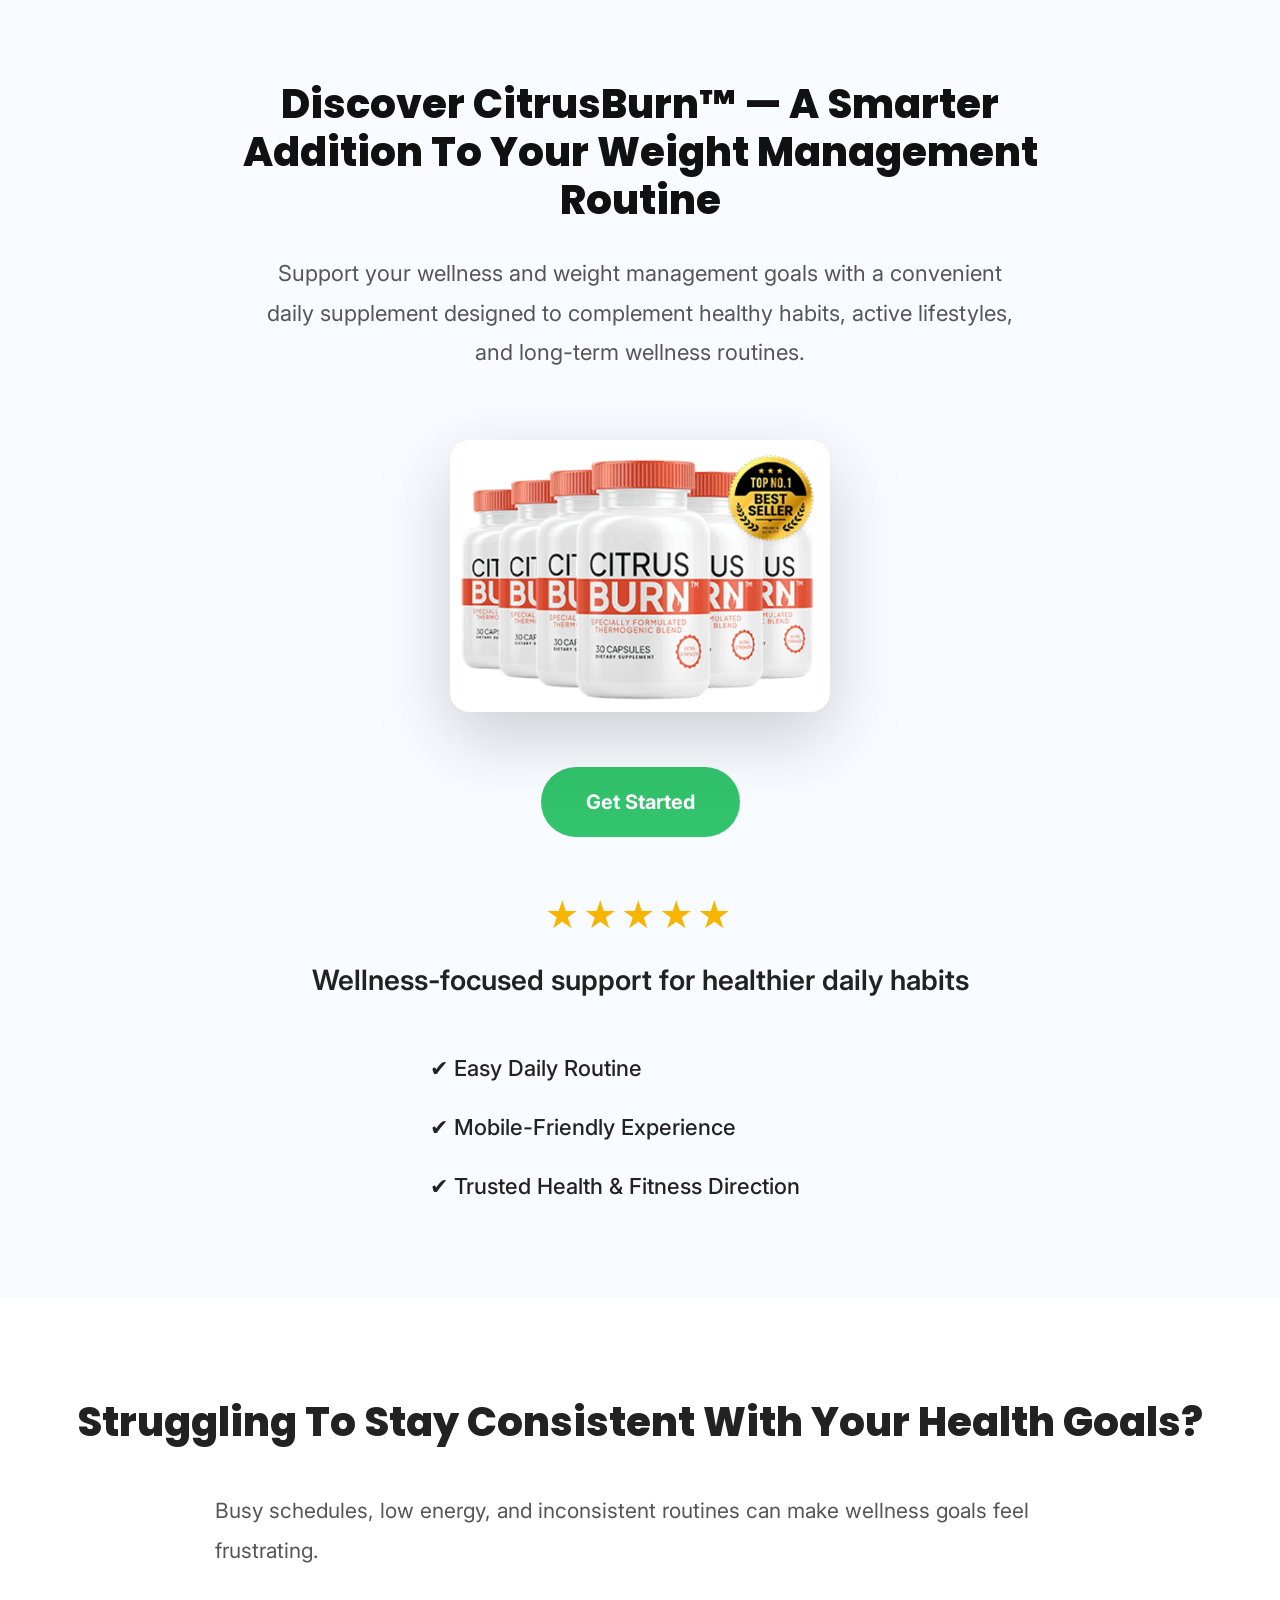
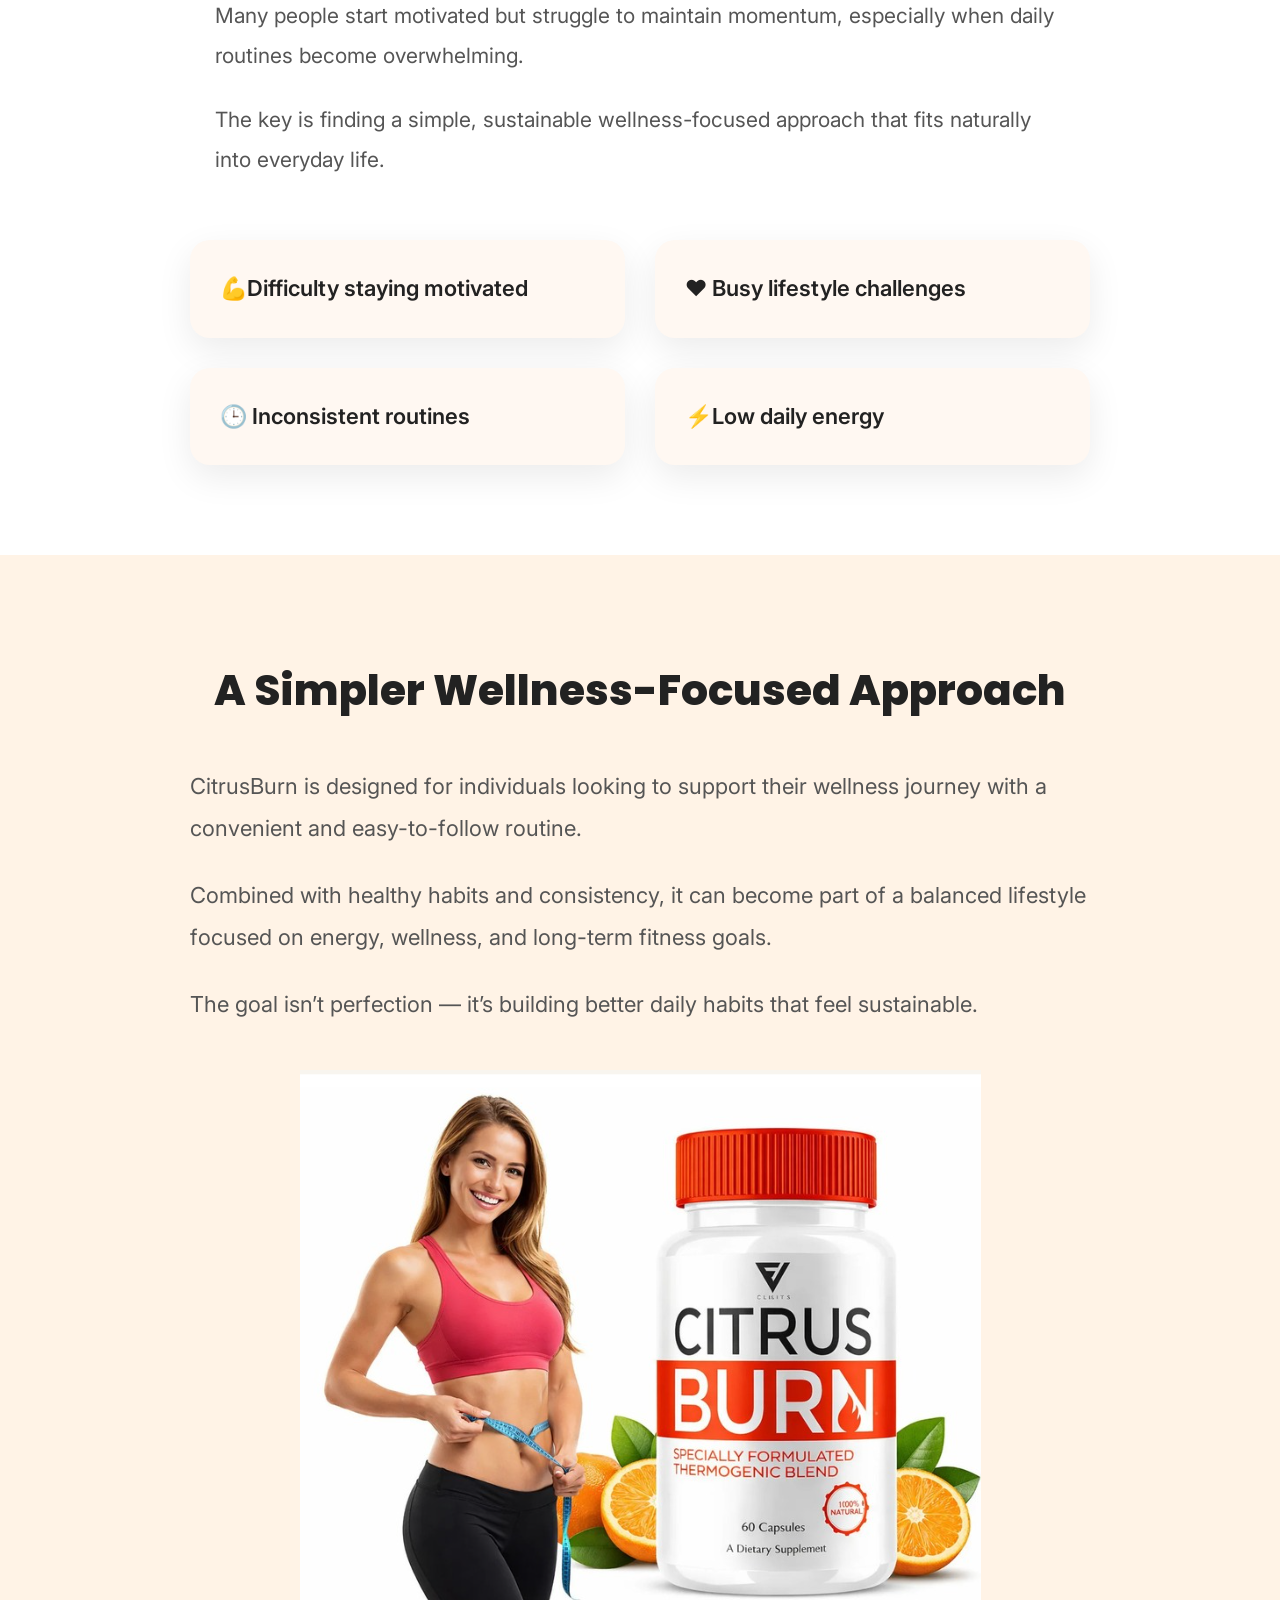
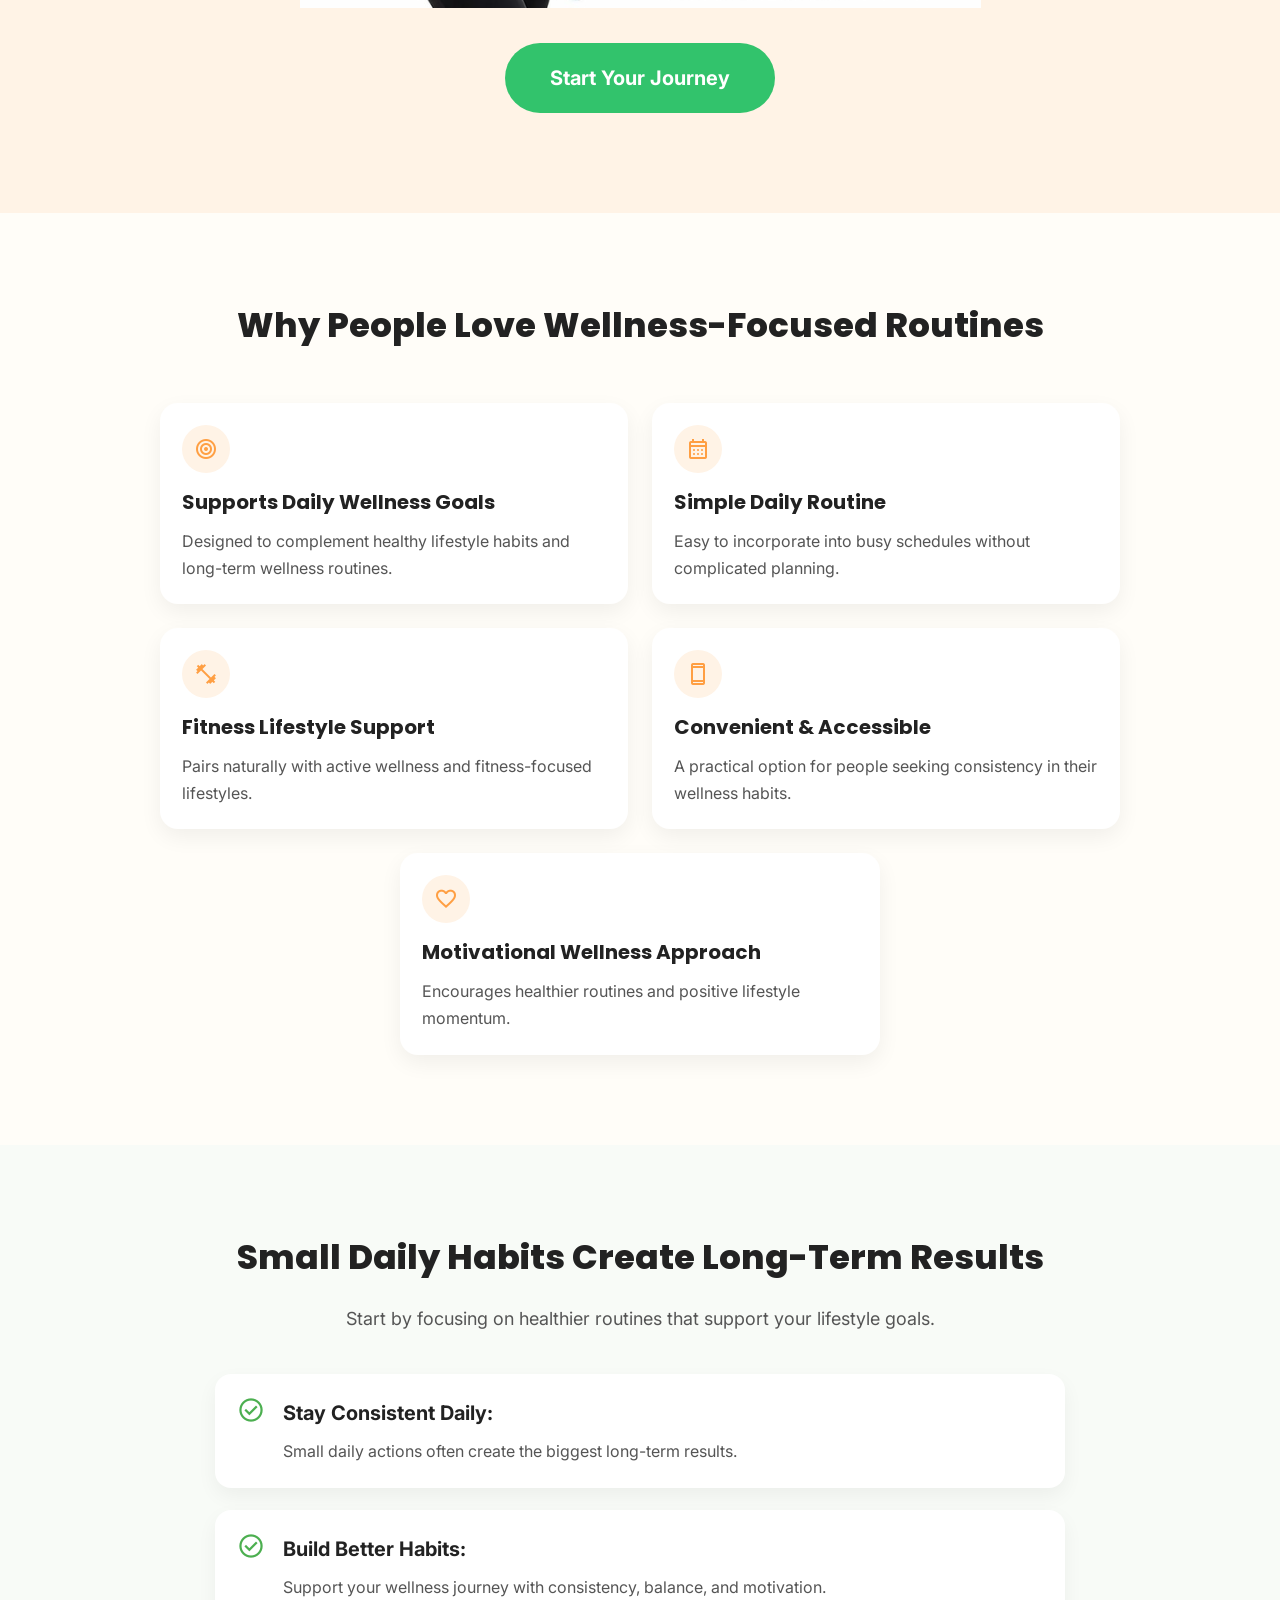
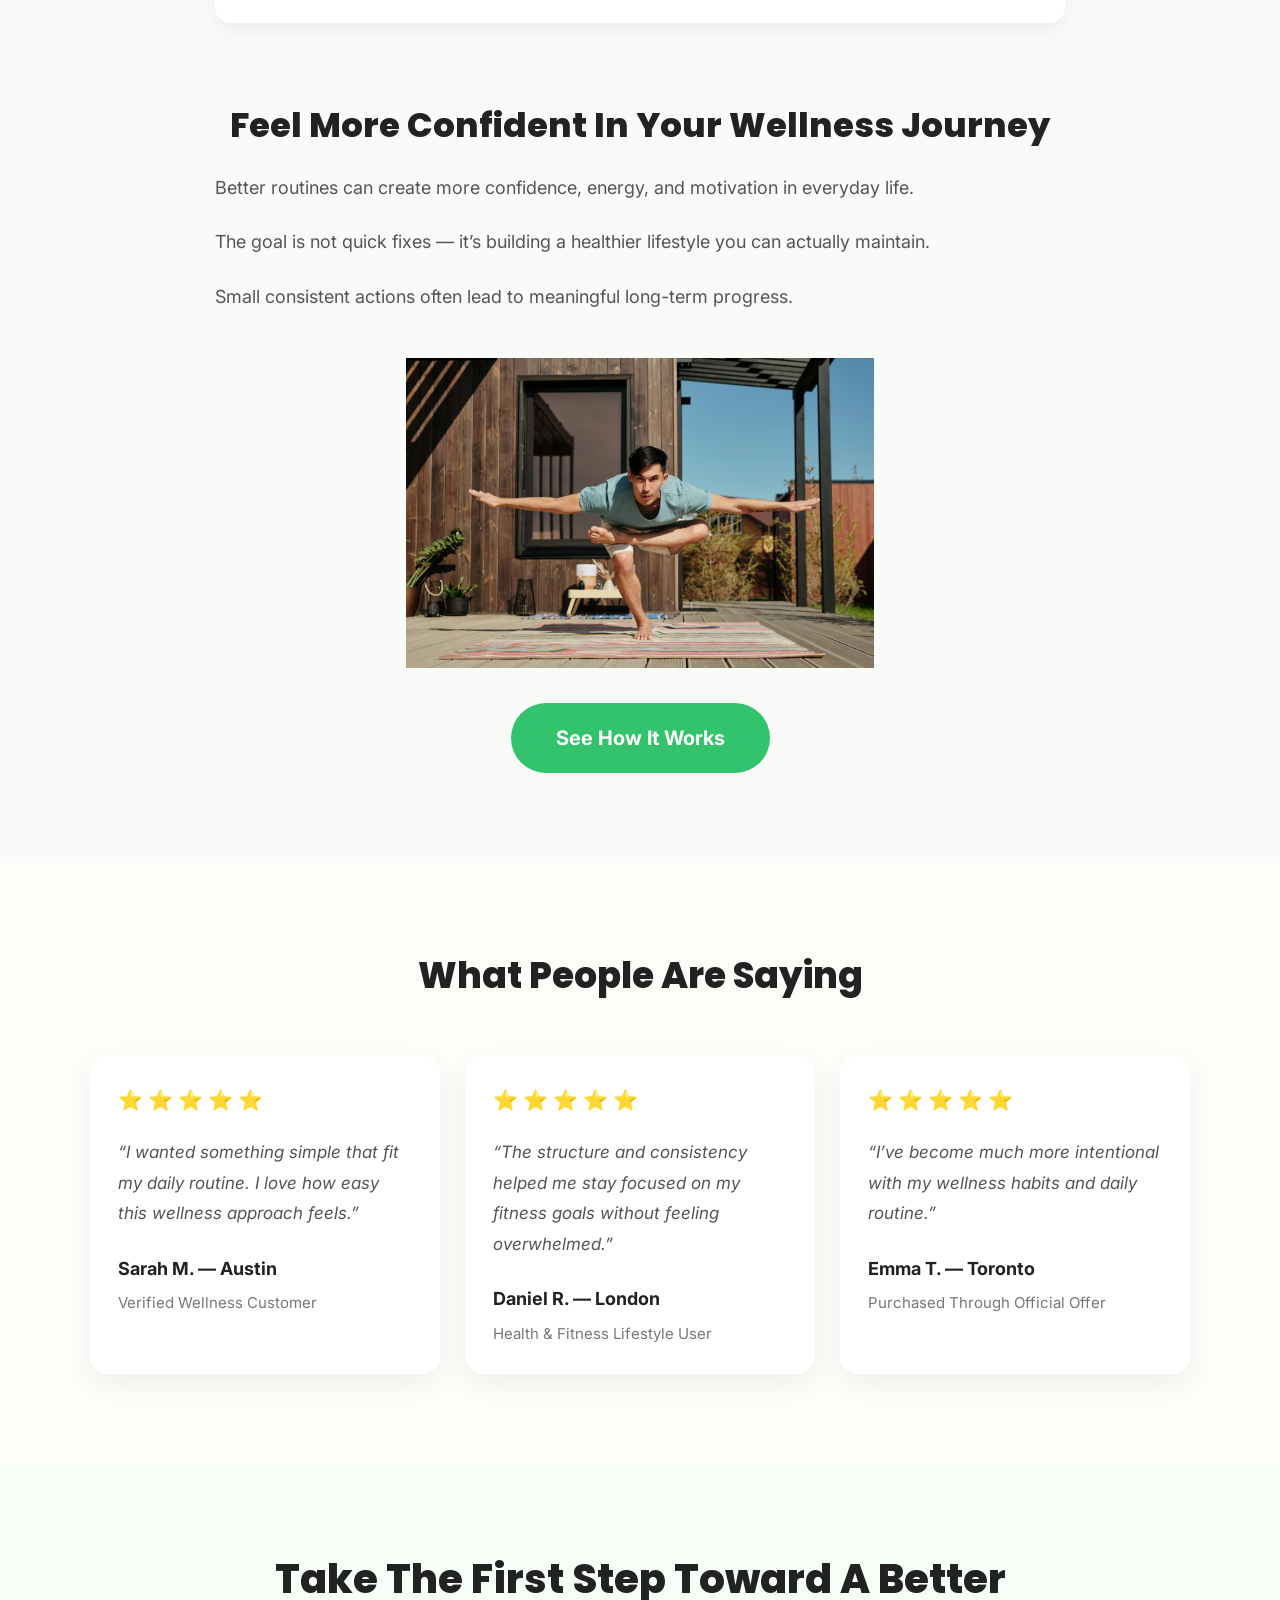
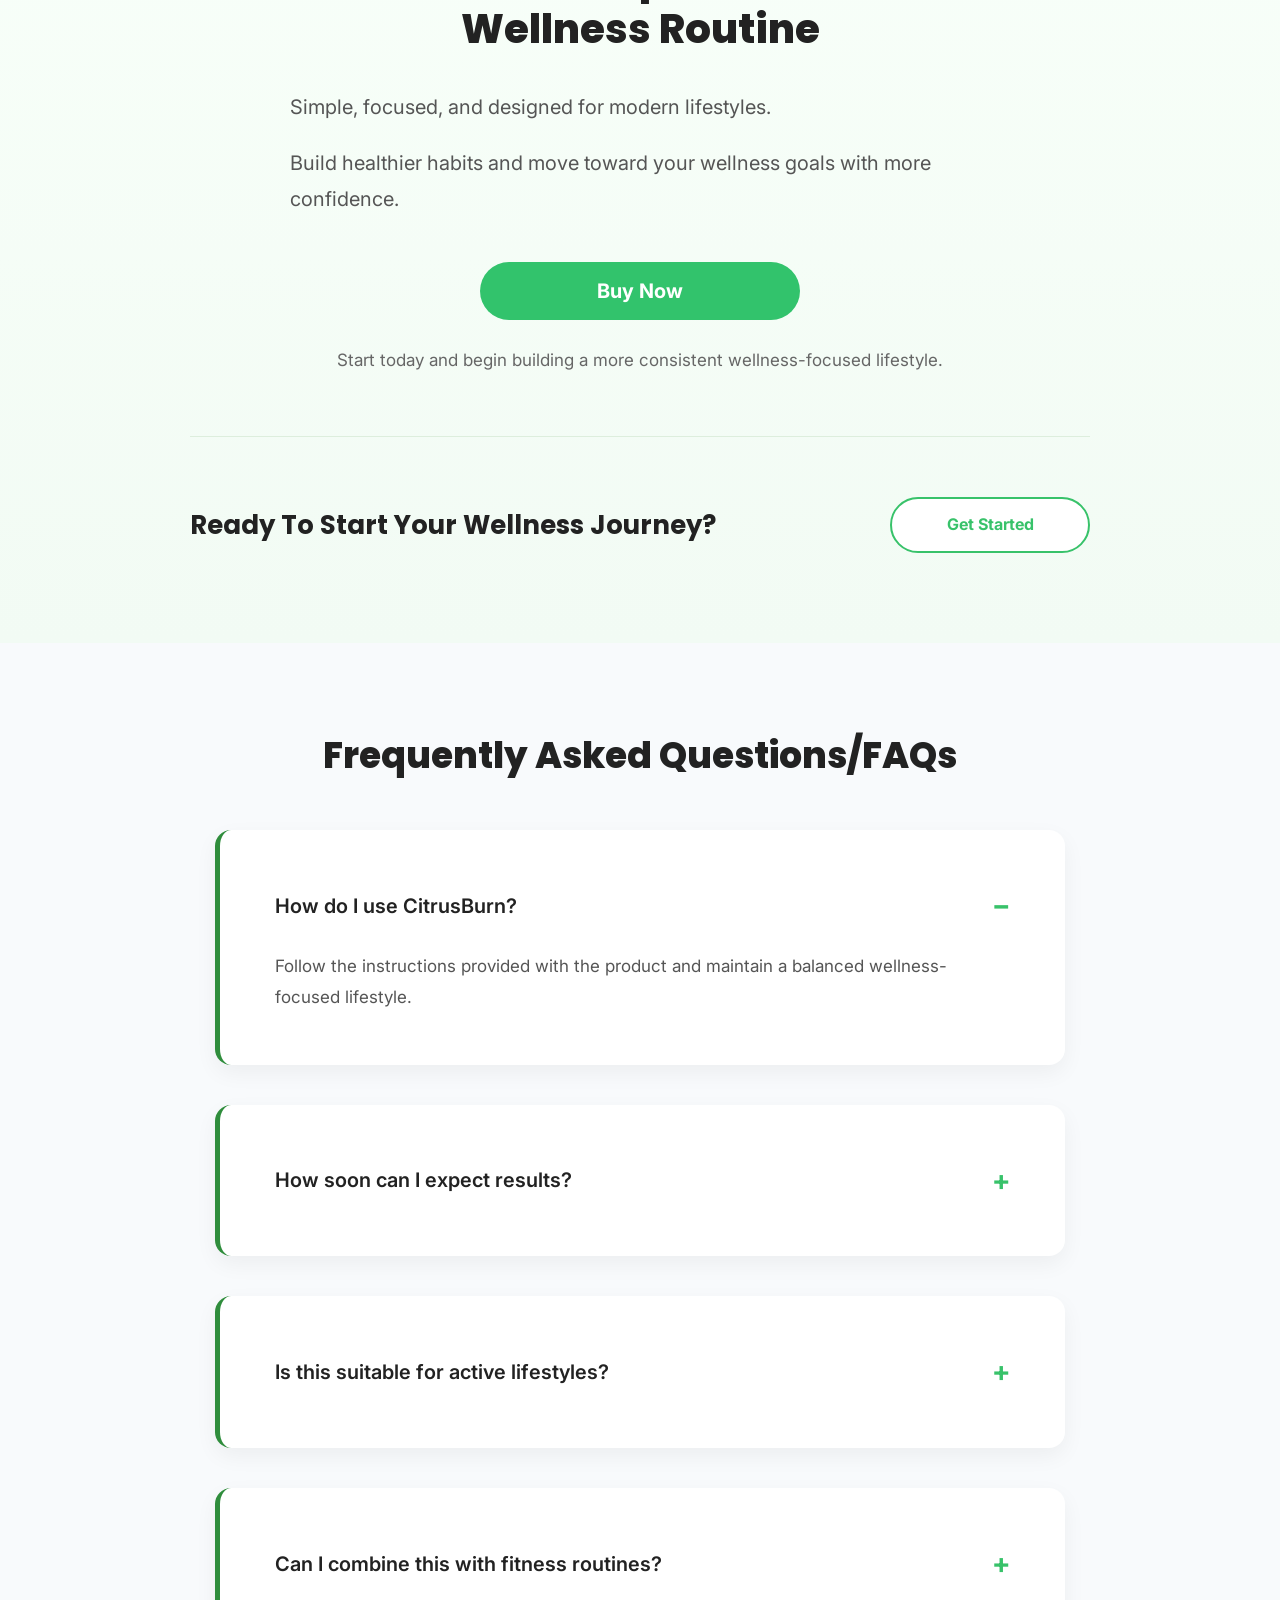
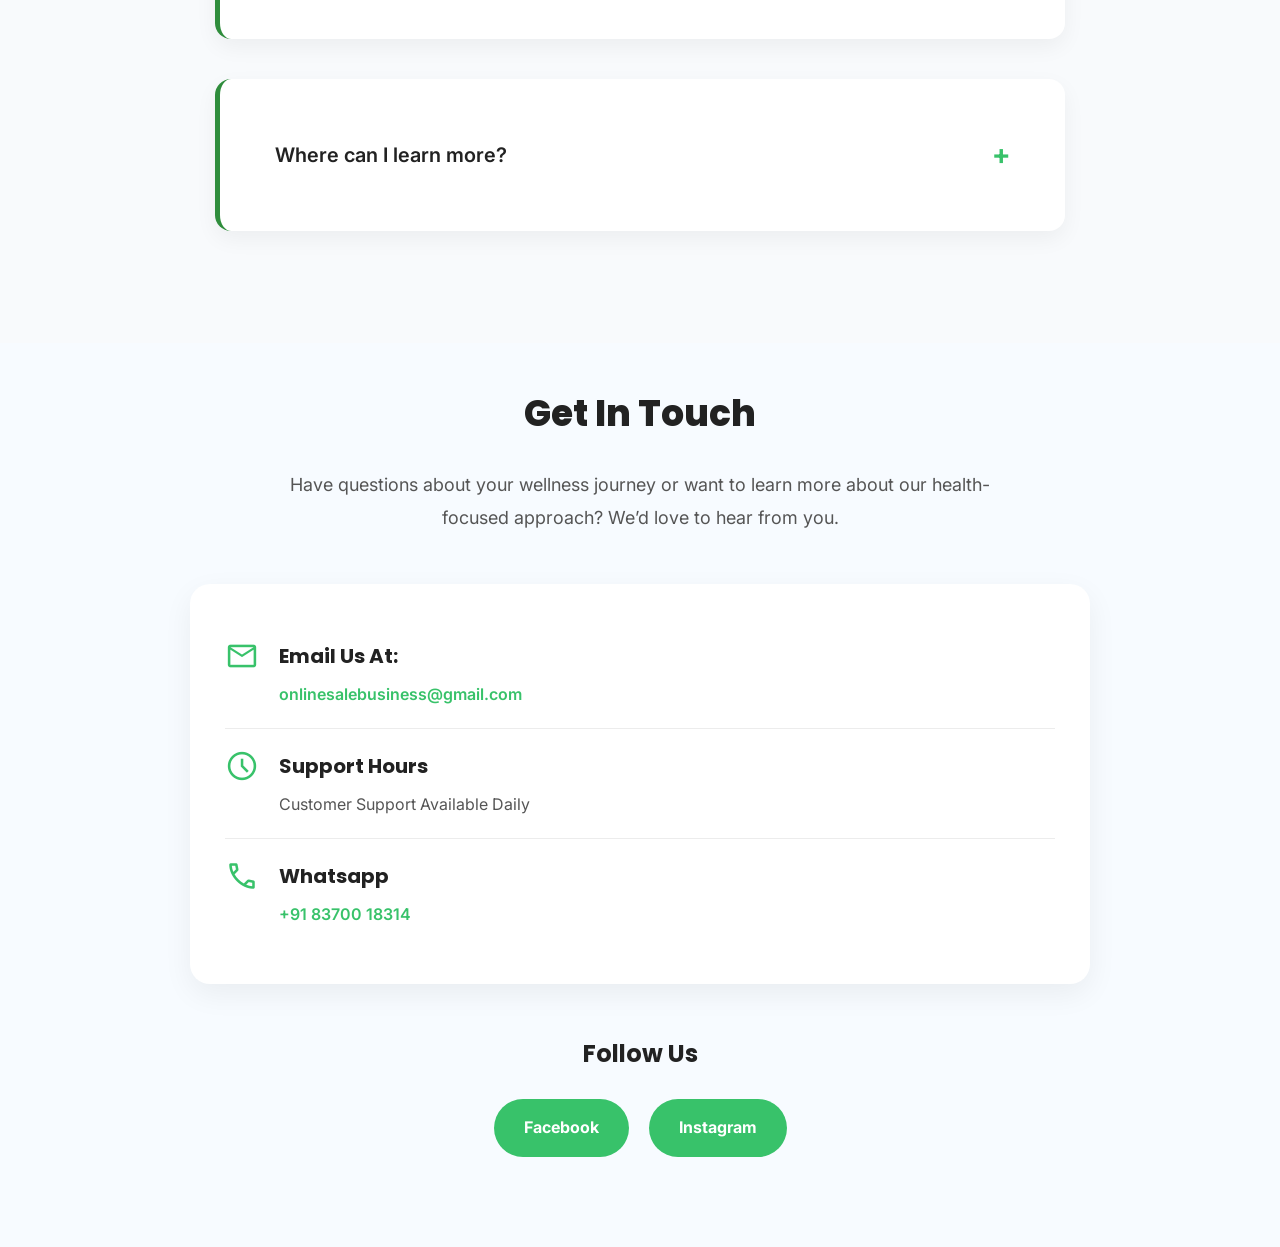
<file: citrus-burn.html>
<!DOCTYPE html>
<html lang="en">

<head>
    <!-- Google Tag Manager -->
<script>(function(w,d,s,l,i){w[l]=w[l]||[];w[l].push({'gtm.start':
new Date().getTime(),event:'gtm.js'});var f=d.getElementsByTagName(s)[0],
j=d.createElement(s),dl=l!='dataLayer'?'&l='+l:'';j.async=true;j.src=
'https://www.googletagmanager.com/gtm.js?id='+i+dl;f.parentNode.insertBefore(j,f);
})(window,document,'script','dataLayer','GTM-TJTB5ZP7');</script>
<!-- End Google Tag Manager -->

    <meta charset="UTF-8">
    <meta name="viewport" content="width=device-width, initial-scale=1.0">

    <title>CitrusBurn™ | SabkiShop</title>

    <meta name="description"
        content="Discover CitrusBurn™ and learn more about its ingredients, benefits, and customer reviews.">

    <meta name="robots" content="index, follow">

    <link rel="canonical" href="https://www.sabkishop.in/citrus-burn.html">
    <link rel="preconnect" href="https://fonts.googleapis.com">
    <link rel="preconnect" href="https://fonts.gstatic.com" crossorigin>
    <link rel="stylesheet"
href="https://fonts.googleapis.com/css2?family=Material+Symbols+Outlined" />

    <link
        href="https://fonts.googleapis.com/css2?family=Poppins:wght@400;500;600;700;800&family=Inter:wght@400;500;600&display=swap"
        rel="stylesheet">

    <link rel="stylesheet" href="style.css">

    <!-- Meta Pixel Code -->
    <script>
        !function (f, b, e, v, n, t, s) {
            if (f.fbq) return; n = f.fbq = function () {
                n.callMethod ?
                n.callMethod.apply(n, arguments) : n.queue.push(arguments)
            };
            if (!f._fbq) f._fbq = n;
            n.push = n;
            n.loaded = !0;
            n.version = '2.0';
            n.queue = [];
            t = b.createElement(e);
            t.async = !0;
            t.src = v;
            s = b.getElementsByTagName(e)[0];
            s.parentNode.insertBefore(t, s)
        }
            (window, document, 'script',
                'https://connect.facebook.net/en_US/fbevents.js');

        fbq('init', '1314032300882143');
        fbq('track', 'PageView');
    </script>

    <noscript>
        <img height="1" width="1" style="display:none"
            src="https://www.facebook.com/tr?id=1314032300882143&ev=PageView&noscript=1" />
    </noscript>
    <!-- End Meta Pixel Code -->

    <!-- Google tag (gtag.js) -->
    <script async src="https://www.googletagmanager.com/gtag/js?id=G-KTD7SSH7BR"></script>
    <script>
        window.dataLayer = window.dataLayer || [];
        function gtag() { dataLayer.push(arguments); }
        gtag('js', new Date());

        gtag('config', 'G-KTD7SSH7BR');
    </script>


</head>

<body>
<!-- Google Tag Manager (noscript) -->
<noscript><iframe src="https://www.googletagmanager.com/ns.html?id=GTM-TJTB5ZP7"
height="0" width="0" style="display:none;visibility:hidden"></iframe></noscript>
<!-- End Google Tag Manager (noscript) -->
 
<section class="citrus-hero">

    <div class="container">

            <h1>
                Discover CitrusBurn™ — A Smarter Addition To Your Weight Management Routine
            </h1>

            <p class="hero-description">
                Support your wellness and weight management goals with a convenient daily supplement designed to complement healthy habits, active lifestyles, and long-term wellness routines.
            </p>

           <div class="hero-image">

    <img src="images/citrus-burn/citrusburn-hero.png"
         alt="CitrusBurn">
    
</div>

            <a href="https://citrusburn.com/?hopId=79bf0641-8407-46ad-b37d-b95a8671887c"
   class="primary-btn"
   target="_blank"
   rel="noopener noreferrer sponsored">
    Get Started
</a>

            <div class="hero-trust">

                <div class="hero-stars">
                    ★★★★★
                </div>

                <p class="trust-text">
                    Wellness-focused support for healthier daily habits
                </p>

            </div>

            <div class="hero-benefits">

                <div class="benefit">
                    ✔ Easy Daily Routine
                </div>

                <div class="benefit">
                    ✔ Mobile-Friendly Experience
                </div>

                <div class="benefit">
                    ✔ Trusted Health & Fitness Direction
                </div>

            </div>

        </section>


<!-- ======================================
     PROBLEM SECTION
====================================== -->

<section class="problem-section">

    <div class="container">

        <h2>
            Struggling To Stay Consistent With Your Health Goals?
        </h2>

        <p>
            Busy schedules, low energy, and inconsistent routines can make wellness goals feel frustrating.
        </p>

        <p>
            Many people start motivated but struggle to maintain momentum, especially when daily routines become overwhelming.
        </p>

        <p>
            The key is finding a simple, sustainable wellness-focused approach that fits naturally into everyday life.
        </p>

        <div class="problem-grid">

            <div class="problem-card">
                💪Difficulty staying motivated
            </div>

            <div class="problem-card">
                ❤️ Busy lifestyle challenges
            </div>

            <div class="problem-card">
                🕒 Inconsistent routines
            </div>

            <div class="problem-card">
                ⚡Low daily energy
            </div>

        </div>

    </div>

</section>

<!-- ======================================
     SECTION 3 - SOLUTION
====================================== -->

<section class="solution-section">

    <div class="container">

        <div class="solution-content">

            <h2>
                A Simpler Wellness-Focused Approach
            </h2>

            <p>
                CitrusBurn is designed for individuals looking to support their wellness journey with a convenient and easy-to-follow routine.
            </p>

            <p>
                Combined with healthy habits and consistency, it can become part of a balanced lifestyle focused on energy, wellness, and long-term fitness goals.
            </p>

            <p>
                The goal isn’t perfection — it’s building better daily habits that feel sustainable.
            </p>

            <div class="journey-image">

    <img src="images/citrus-burn/citrusburn-wellness.png"
         alt="Wellness Journey">

</div>

            <a href="https://citrusburn.com/?hopId=79bf0641-8407-46ad-b37d-b95a8671887c"
   class="primary-btn"
   target="_blank"
   rel="noopener noreferrer sponsored">
    Start Your Journey
</a>

        </div>

    </div>

</section>

<!-- ======================================
     SECTION 4 - BENEFITS
====================================== -->

<section class="benefits-section">

    <div class="container">

        <h2>
            Why People Love Wellness-Focused Routines
        </h2>

        <div class="benefits-grid">

            <!-- Card 1 -->
            <div class="benefit-card">

                <div class="benefit-icon">
                    <span class="material-symbols-outlined">
                        target
                    </span>
                </div>

                <h3>
                    Supports Daily Wellness Goals
                </h3>

                <p>
                    Designed to complement healthy lifestyle habits and long-term wellness routines.
                </p>

            </div>

            <!-- Card 2 -->
            <div class="benefit-card">

                <div class="benefit-icon">
                    <span class="material-symbols-outlined">
                        calendar_month
                    </span>
                </div>

                <h3>
                    Simple Daily Routine
                </h3>

                <p>
                    Easy to incorporate into busy schedules without complicated planning.
                </p>

            </div>

            <!-- Card 3 -->
            <div class="benefit-card">

                <div class="benefit-icon">
                    <span class="material-symbols-outlined">
                        fitness_center
                    </span>
                </div>

                <h3>
                    Fitness Lifestyle Support
                </h3>

                <p>
                    Pairs naturally with active wellness and fitness-focused lifestyles.
                </p>

            </div>

            <!-- Card 4 -->
            <div class="benefit-card">

                <div class="benefit-icon">
                    <span class="material-symbols-outlined">
                        smartphone
                    </span>
                </div>

                <h3>
                    Convenient & Accessible
                </h3>

                <p>
                    A practical option for people seeking consistency in their wellness habits.
                </p>

            </div>

            <!-- Card 5 -->
            <div class="benefit-card benefit-card-last">

                <div class="benefit-icon">
                    <span class="material-symbols-outlined">
                        favorite
                    </span>
                </div>

                <h3>
                    Motivational Wellness Approach
                </h3>

                <p>
                    Encourages healthier routines and positive lifestyle momentum.
                </p>

            </div>

        </div>

    </div>

</section>

<!-- ======================================
     SECTION 5
====================================== -->

<section class="journey-section">

    <div class="container">

        <div class="journey-top">

            <h2>
                Small Daily Habits Create Long-Term Results
            </h2>

            <p class="intro">
                Start by focusing on healthier routines that support your lifestyle goals.
            </p>

            <div class="journey-list">

                <div class="journey-item">

                    <span class="material-symbols-outlined">
                        check_circle
                    </span>

                    <div>

                        <strong>Stay Consistent Daily:</strong>

                        <p>
                            Small daily actions often create the biggest long-term results.
                        </p>

                    </div>

                </div>

                <div class="journey-item">

                    <span class="material-symbols-outlined">
                        check_circle
                    </span>

                    <div>

                        <strong>Build Better Habits:</strong>

                        <p>
                            Support your wellness journey with consistency, balance, and motivation.
                        </p>

                    </div>

                </div>

            </div>

        </div>

        <div class="journey-bottom">

            <h2>
                Feel More Confident In Your Wellness Journey
            </h2>

            <p>
                Better routines can create more confidence, energy, and motivation in everyday life.
            </p>

            <p>
                The goal is not quick fixes — it’s building a healthier lifestyle you can actually maintain.
            </p>

            <p>
                Small consistent actions often lead to meaningful long-term progress.
            </p>

            <div class="journey-image">

    <img src="images/citrus-burn/citrusburn-lifestyle.png"
         alt="Healthy Lifestyle">

</div>

            <a href="https://citrusburn.com/?hopId=79bf0641-8407-46ad-b37d-b95a8671887c"
   class="primary-btn"
   target="_blank"
   rel="noopener noreferrer sponsored">
    See How It Works
</a>

        </div>

    </div>

</section>

<!-- ======================================
     SECTION 6 - TESTIMONIALS
====================================== -->

<section class="testimonials-section">

    <div class="container">

        <h2>
            What People Are Saying
        </h2>

        <div class="testimonials-grid">

            <!-- Testimonial 1 -->

            <div class="testimonial-card">

                <div class="stars">
                    ⭐ ⭐ ⭐ ⭐ ⭐
                </div>

                <p class="testimonial-text">
                    “I wanted something simple that fit my daily routine. I love how easy this wellness approach feels.”
                </p>

                <h4>
                    Sarah M. — Austin
                </h4>

                <span>
                    Verified Wellness Customer
                </span>

            </div>

            <!-- Testimonial 2 -->

            <div class="testimonial-card">

                <div class="stars">
                    ⭐ ⭐ ⭐ ⭐ ⭐
                </div>

                <p class="testimonial-text">
                    “The structure and consistency helped me stay focused on my fitness goals without feeling overwhelmed.”
                </p>

                <h4>
                    Daniel R. — London
                </h4>

                <span>
                    Health & Fitness Lifestyle User
                </span>

            </div>

            <!-- Testimonial 3 -->

            <div class="testimonial-card">

                <div class="stars">
                    ⭐ ⭐ ⭐ ⭐ ⭐
                </div>

                <p class="testimonial-text">
                    “I’ve become much more intentional with my wellness habits and daily routine.”
                </p>

                <h4>
                    Emma T. — Toronto
                </h4>

                <span>
                    Purchased Through Official Offer
                </span>

            </div>

        </div>

    </div>

</section>

<!-- ======================================
     SECTION 7 - FINAL CTA
====================================== -->

<section class="cta-section">

    <div class="container">

        <h2>
            Take The First Step Toward A Better Wellness Routine
        </h2>

        <p class="cta-intro">
            Simple, focused, and designed for modern lifestyles.
        </p>

        <p class="cta-intro">
            Build healthier habits and move toward your wellness goals with more confidence.
        </p>

        <a href="https://citrusburn.com/?hopId=79bf0641-8407-46ad-b37d-b95a8671887c"
   class="primary-btn cta-main-btn"
   target="_blank"
   rel="noopener noreferrer sponsored">
    Buy Now
</a>

        <p class="cta-note">
            Start today and begin building a more consistent wellness-focused lifestyle.
        </p>

        <div class="cta-divider"></div>

        <div class="cta-bottom">

            <h3>
                Ready To Start Your Wellness Journey?
            </h3>

            <a href="https://citrusburn.com/?hopId=79bf0641-8407-46ad-b37d-b95a8671887c"
   class="secondary-btn"
   target="_blank"
   rel="noopener noreferrer sponsored">
    Get Started
</a>

        </div>

    </div>

</section>

<!-- ======================================
     SECTION 8 - FAQ
====================================== -->

<section class="faq-section">

    <div class="container">

        <h2>
            Frequently Asked Questions/FAQs
        </h2>

        <div class="faq-container">

            <details class="faq-item" open>

                <summary>
                    How do I use CitrusBurn?
                </summary>

                <p>
                    Follow the instructions provided with the product and maintain a balanced wellness-focused lifestyle.
                </p>

            </details>

            <details class="faq-item">

                <summary>
                    How soon can I expect results?
                </summary>

                <p>
                    Results vary depending on individual lifestyle habits, consistency, and wellness goals.
                </p>

            </details>

            <details class="faq-item">

                <summary>
                    Is this suitable for active lifestyles?
                </summary>

                <p>
                    Many users include wellness-focused routines as part of active and balanced lifestyles.
                </p>

            </details>

            <details class="faq-item">

                <summary>
                    Can I combine this with fitness routines?
                </summary>

                <p>
                    Healthy routines and consistency often work best when paired with balanced lifestyle habits.
                </p>

            </details>

            <details class="faq-item">

                <summary>
                    Where can I learn more?
                </summary>

                <p>
                    Click any CTA button on this page to continue to the official offer page.
                </p>

            </details>

        </div>

    </div>

</section>

<!-- ======================================
     SECTION 9 - CONTACT
====================================== -->

<section class="contact-section">

    <div class="container">

        <h2>Get In Touch</h2>

        <p class="contact-intro">
            Have questions about your wellness journey or want to learn more about our health-focused approach? We’d love to hear from you.
        </p>

        <div class="contact-card">

            <div class="contact-item">

                <span class="material-symbols-outlined">
                    mail
                </span>

                <div>

                    <h3>Email Us At:</h3>

                    <a href="mailto:onlinesalebusiness@gmail.com">
                        onlinesalebusiness@gmail.com
                    </a>

                </div>

            </div>

            <div class="contact-item">

                <span class="material-symbols-outlined">
                    schedule
                </span>

                <div>

                    <h3>Support Hours</h3>

                    <p>Customer Support Available Daily</p>

                </div>

            </div>

            <div class="contact-item">

                <span class="material-symbols-outlined">
                    call
                </span>

                <div>

                    <h3>Whatsapp</h3>

                    <a href="https://wa.me/918370018314" target="_blank">
                        +91 83700 18314
                    </a>

                </div>

            </div>

        </div>

        <div class="social-section">

            <h3>Follow Us</h3>

            <div class="social-buttons">

                <a href="https://www.facebook.com/ajay.sonawane.98?rdid=lzHIn8CourrN0CzF&share_url=https%3A%2F%2Fwww.facebook.com%2Fshare%2F1CFcaSw2bs%2F#" target="_blank">

                    Facebook

                </a>

                <a href="https://www.instagram.com/sabkishop21/" target="_blank">

                    Instagram

                </a>

            </div>

        </div>

    </div>

</section>

</body>
</html>
</file>
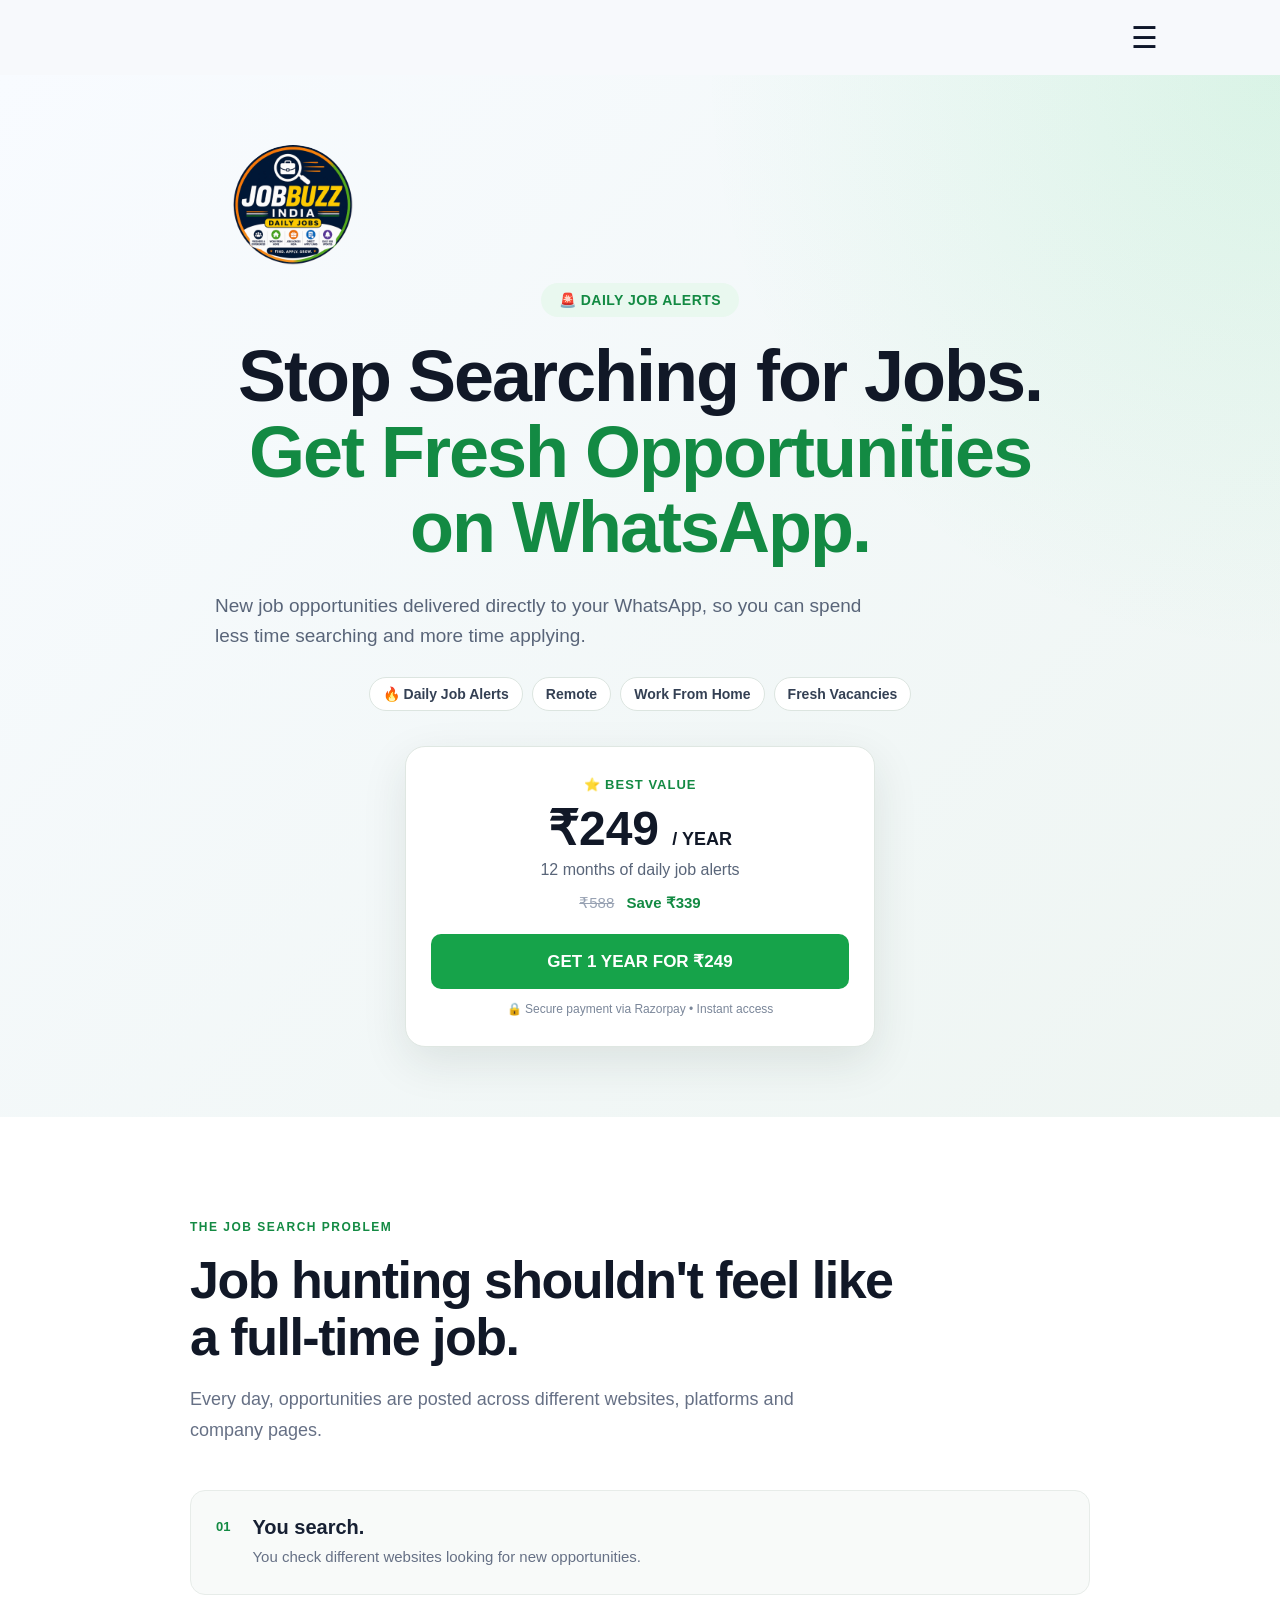
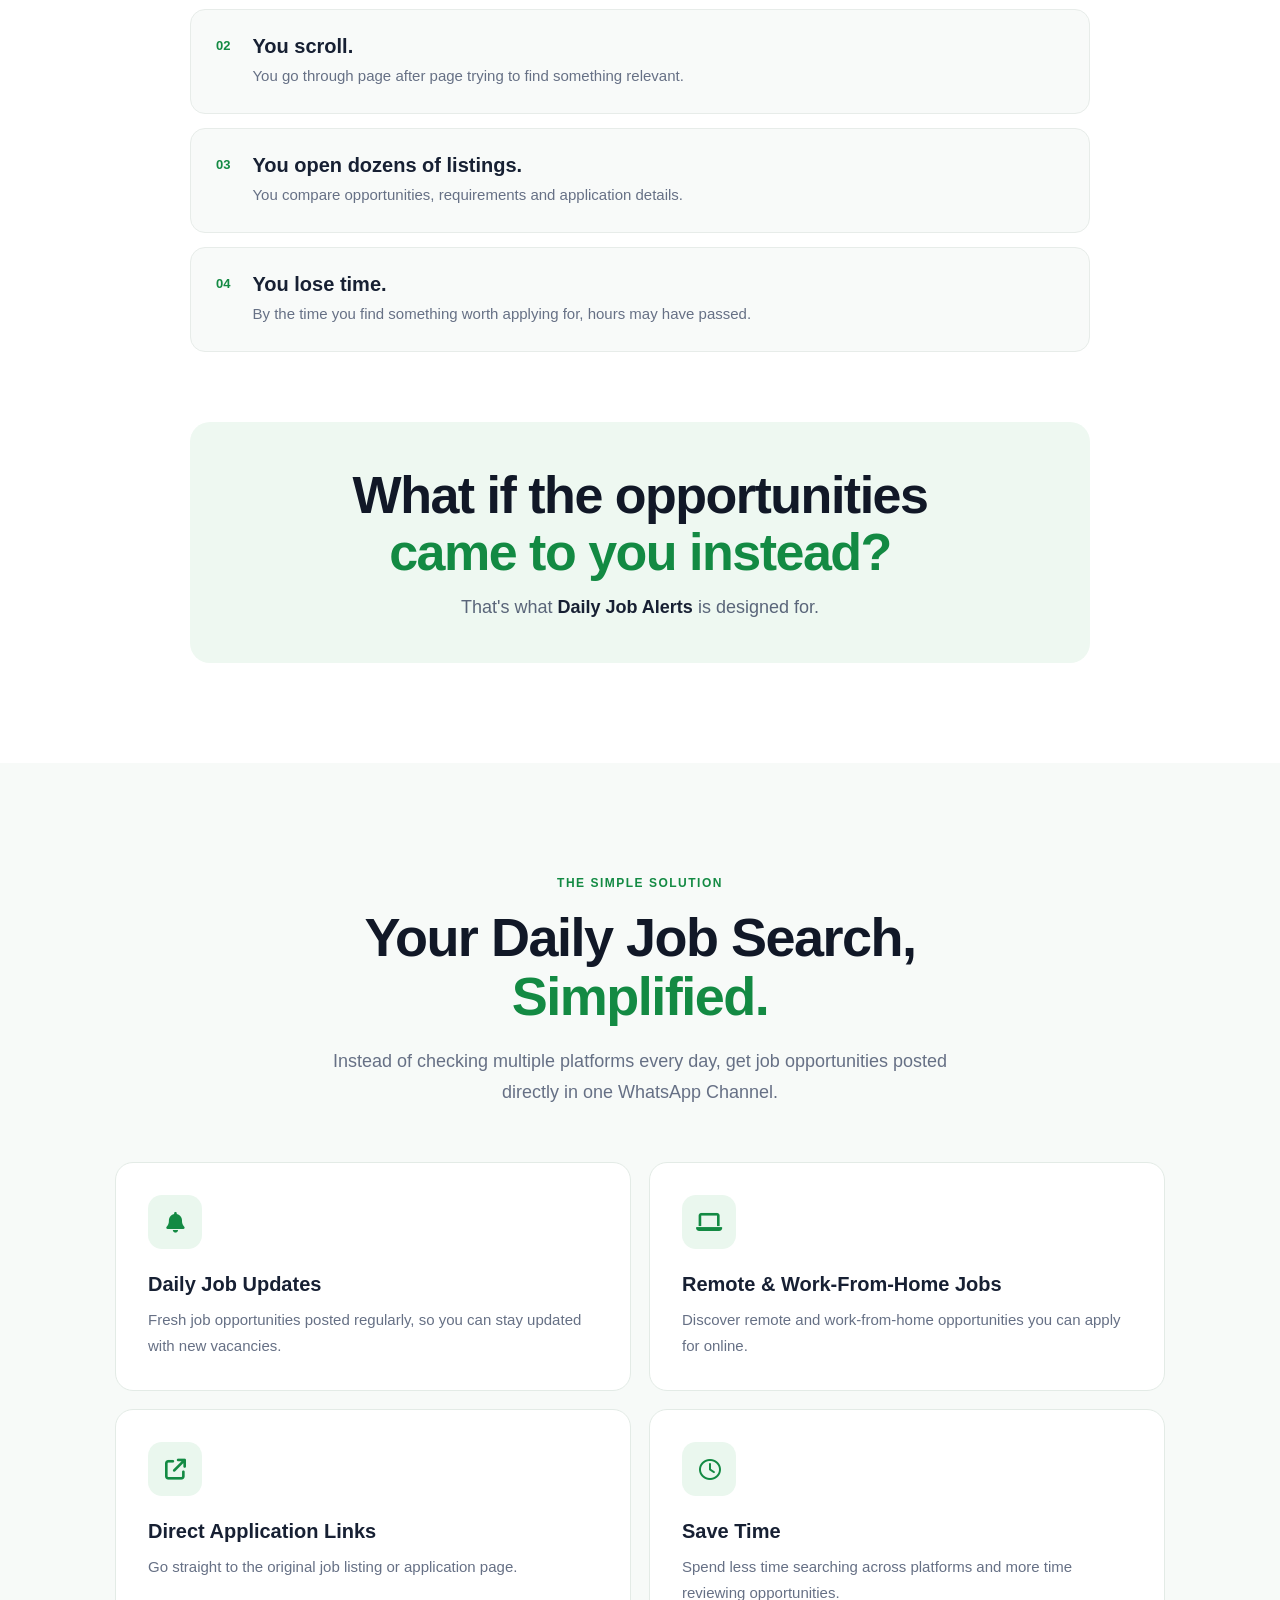
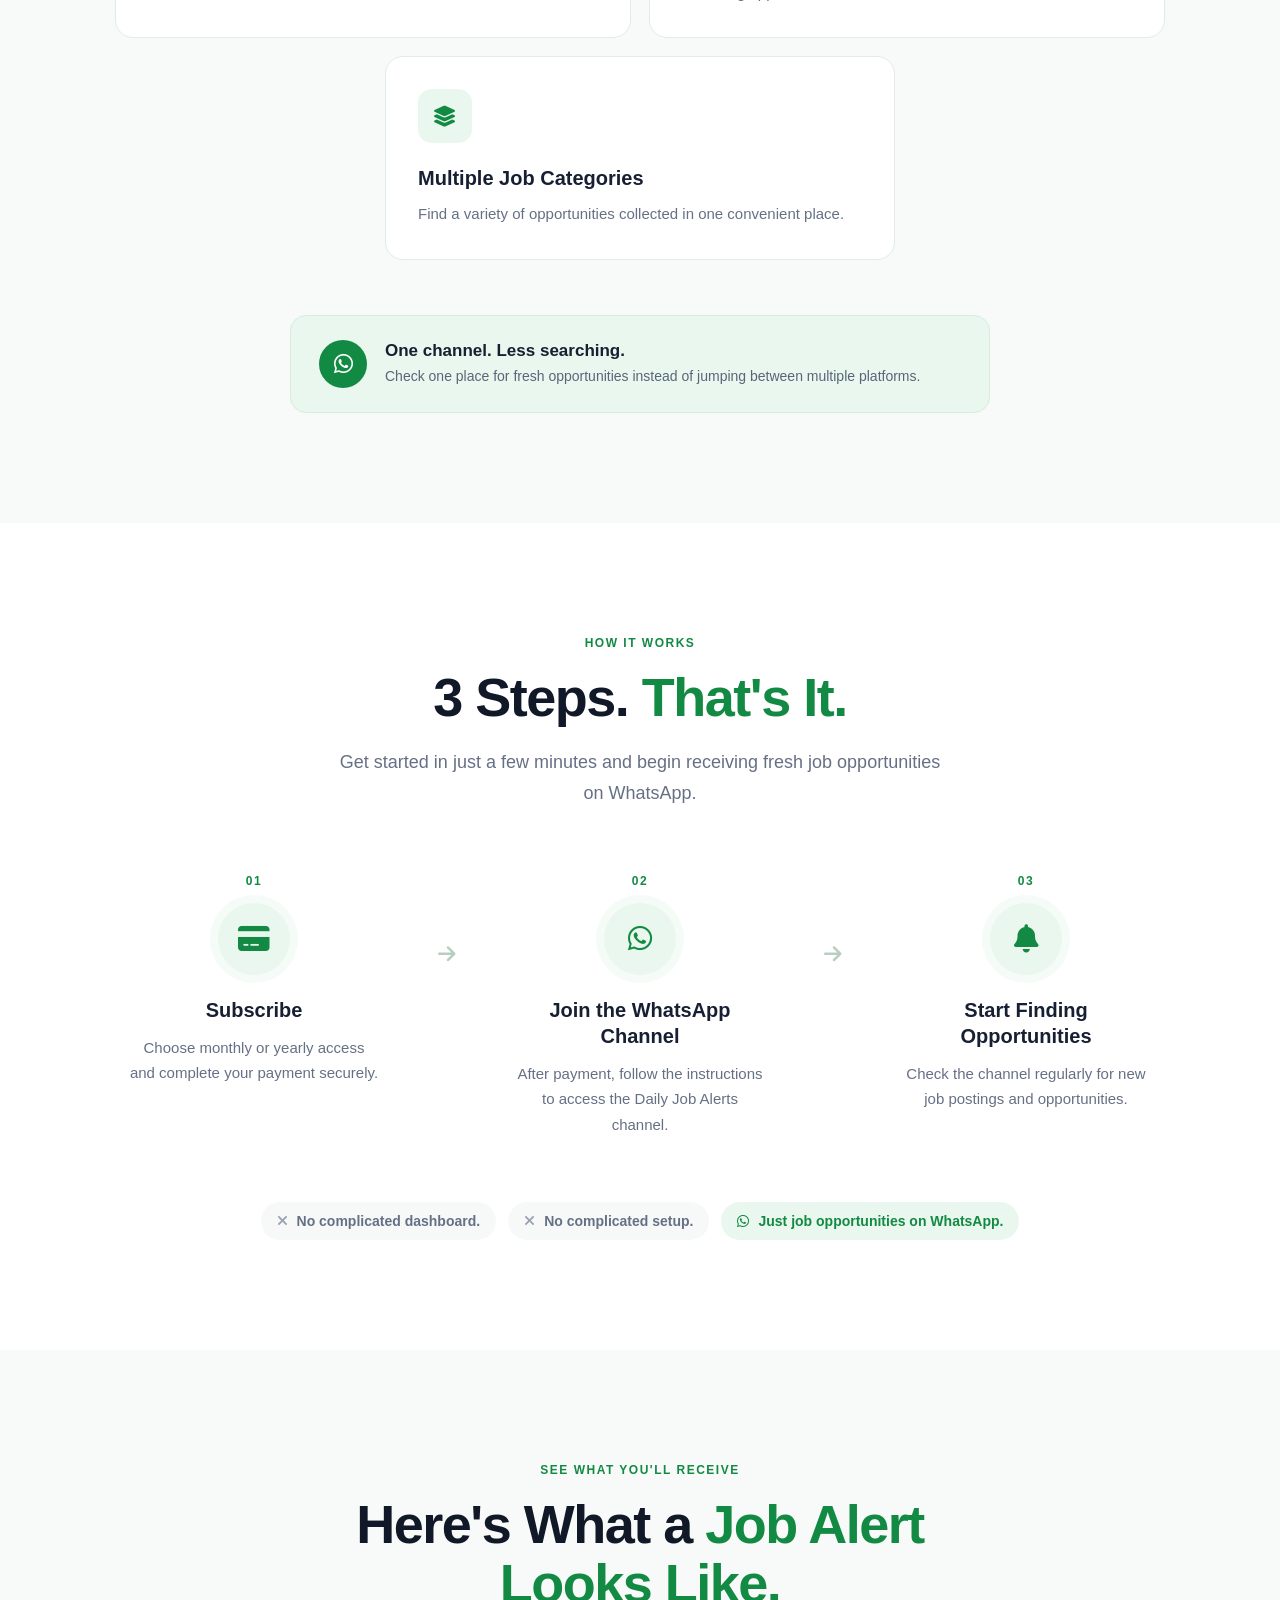
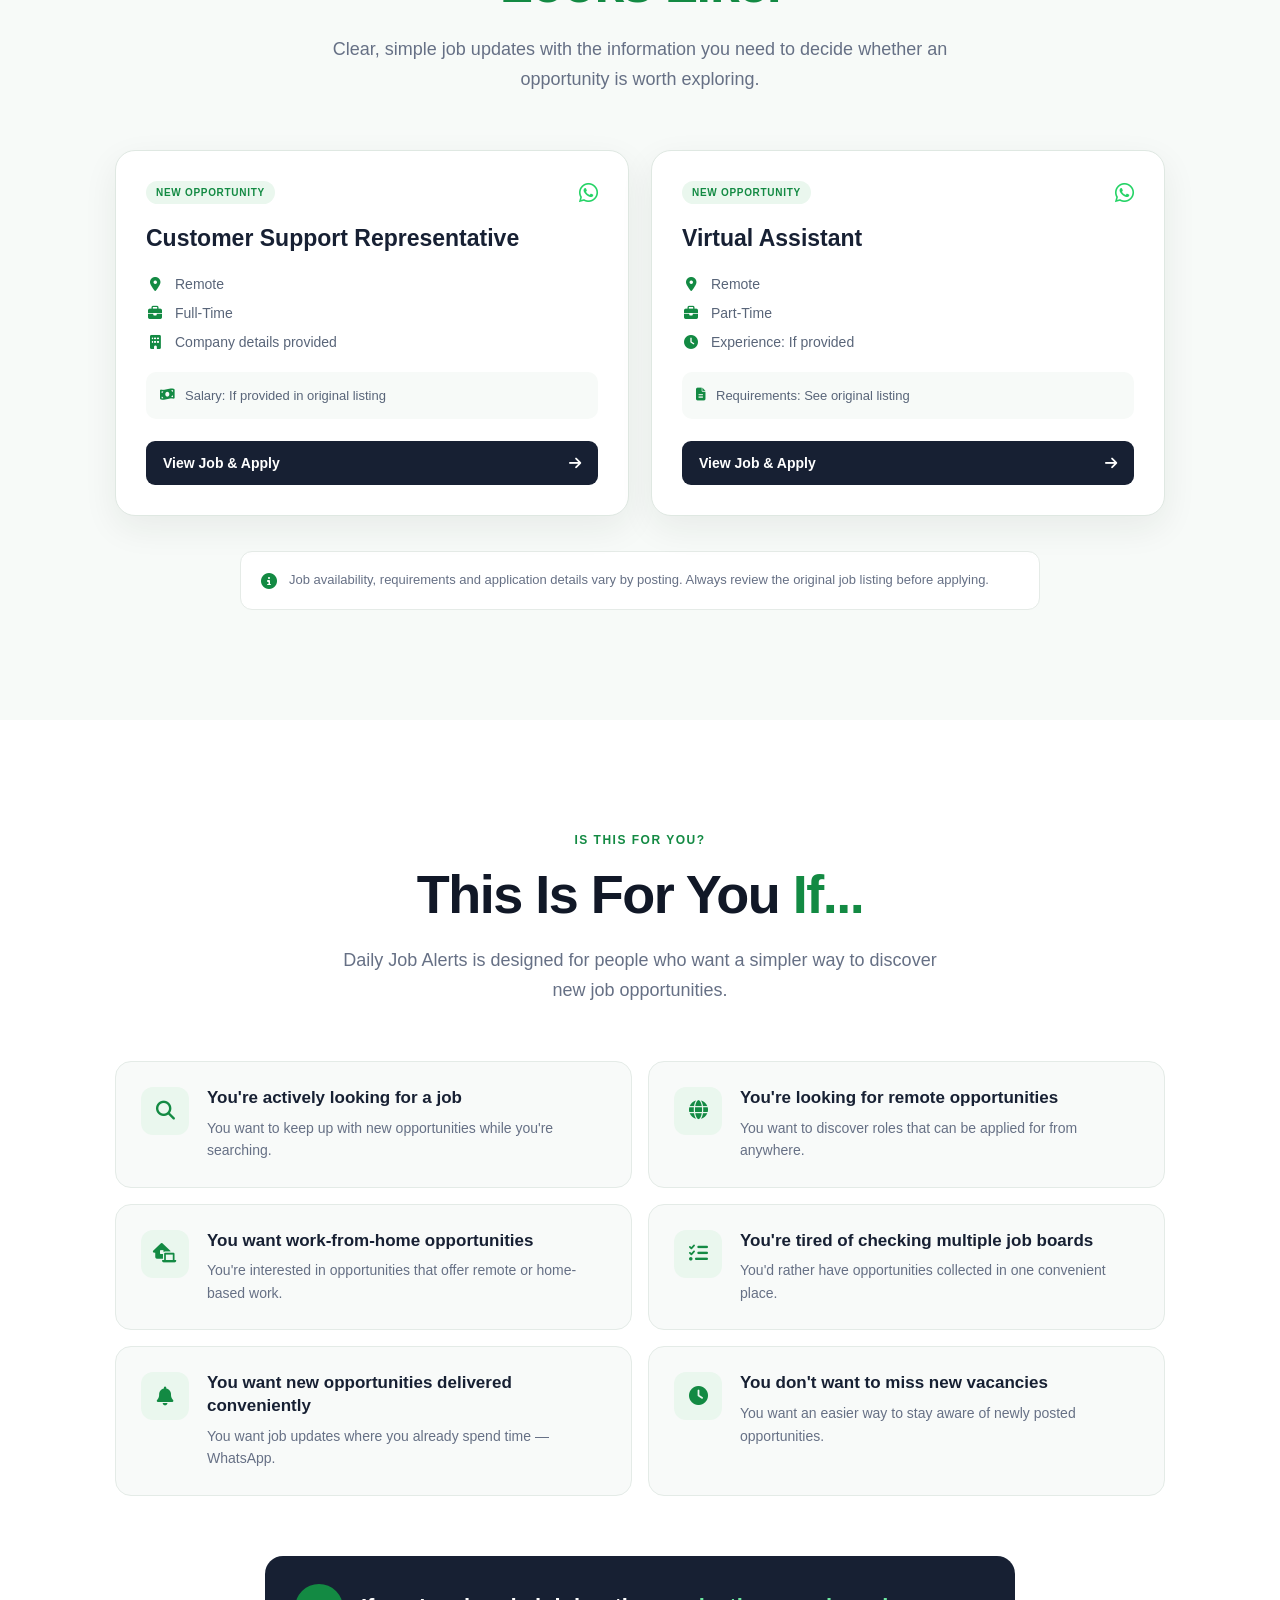
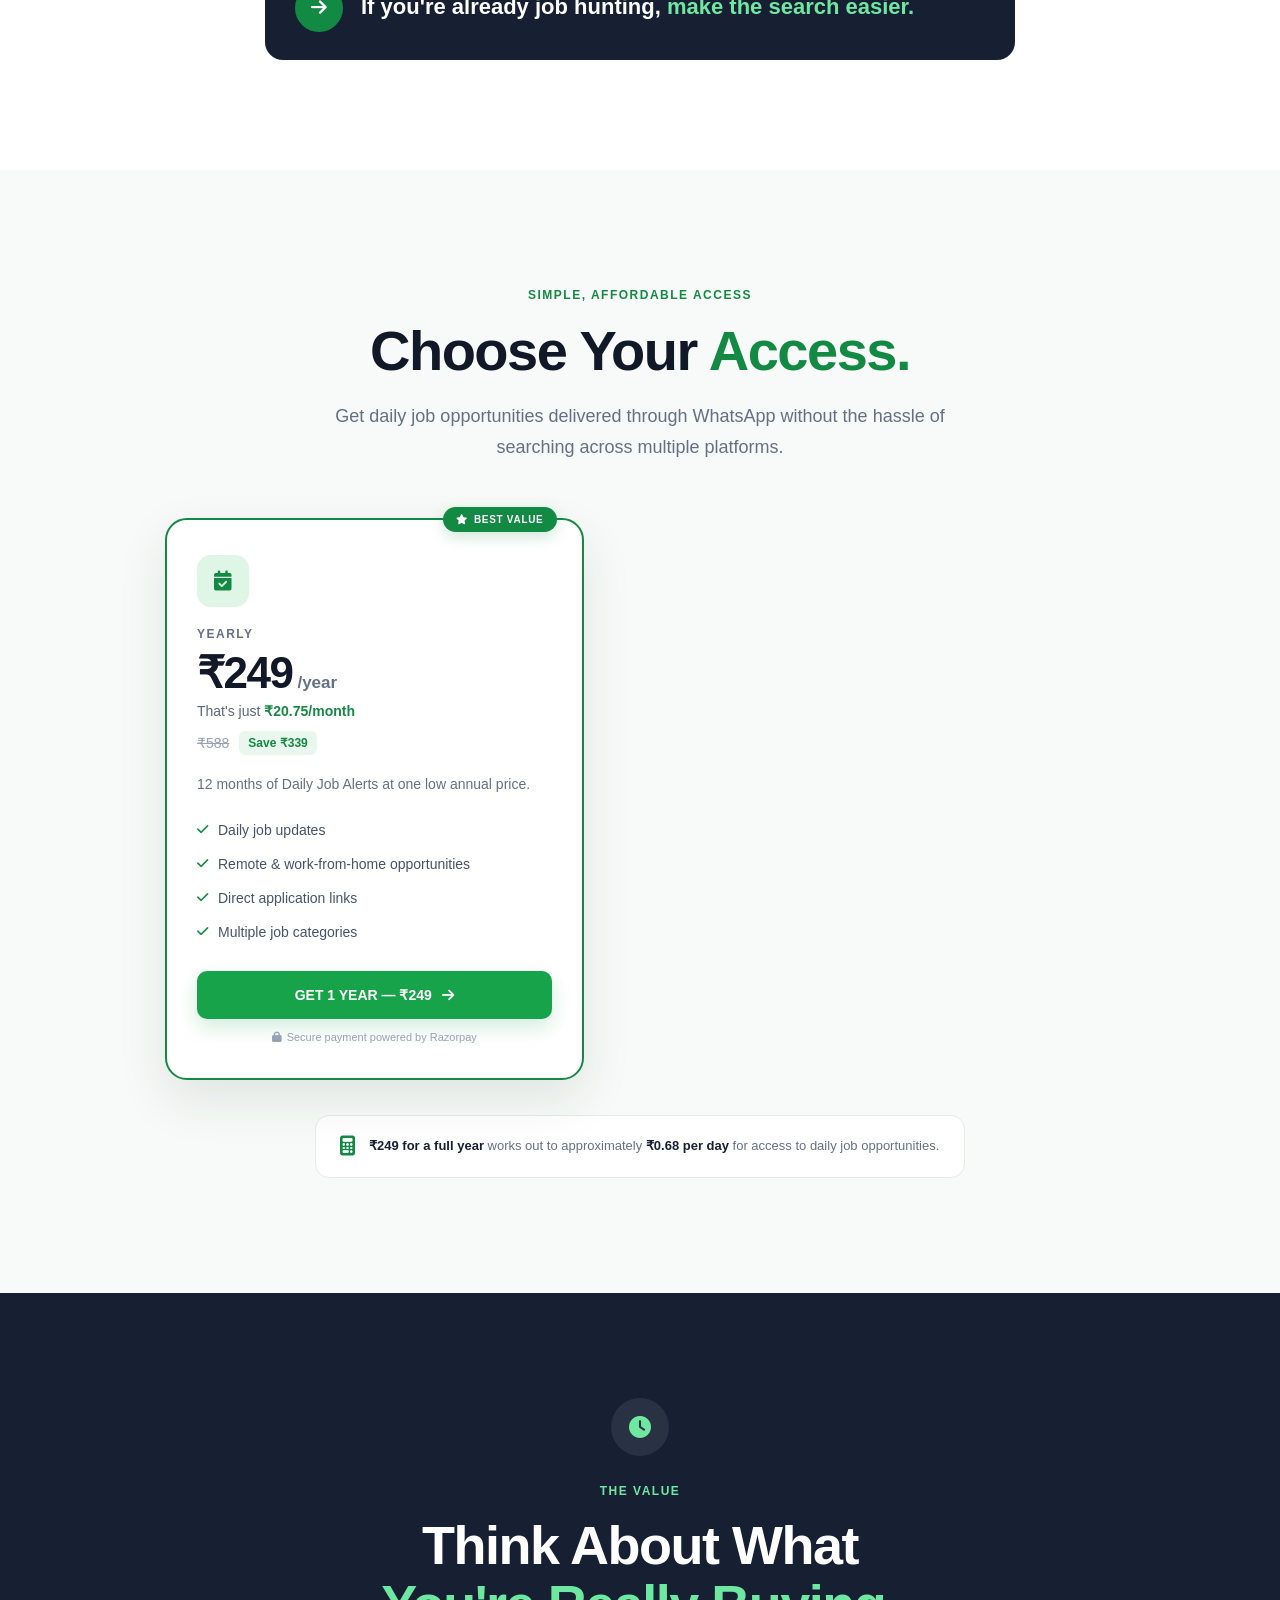
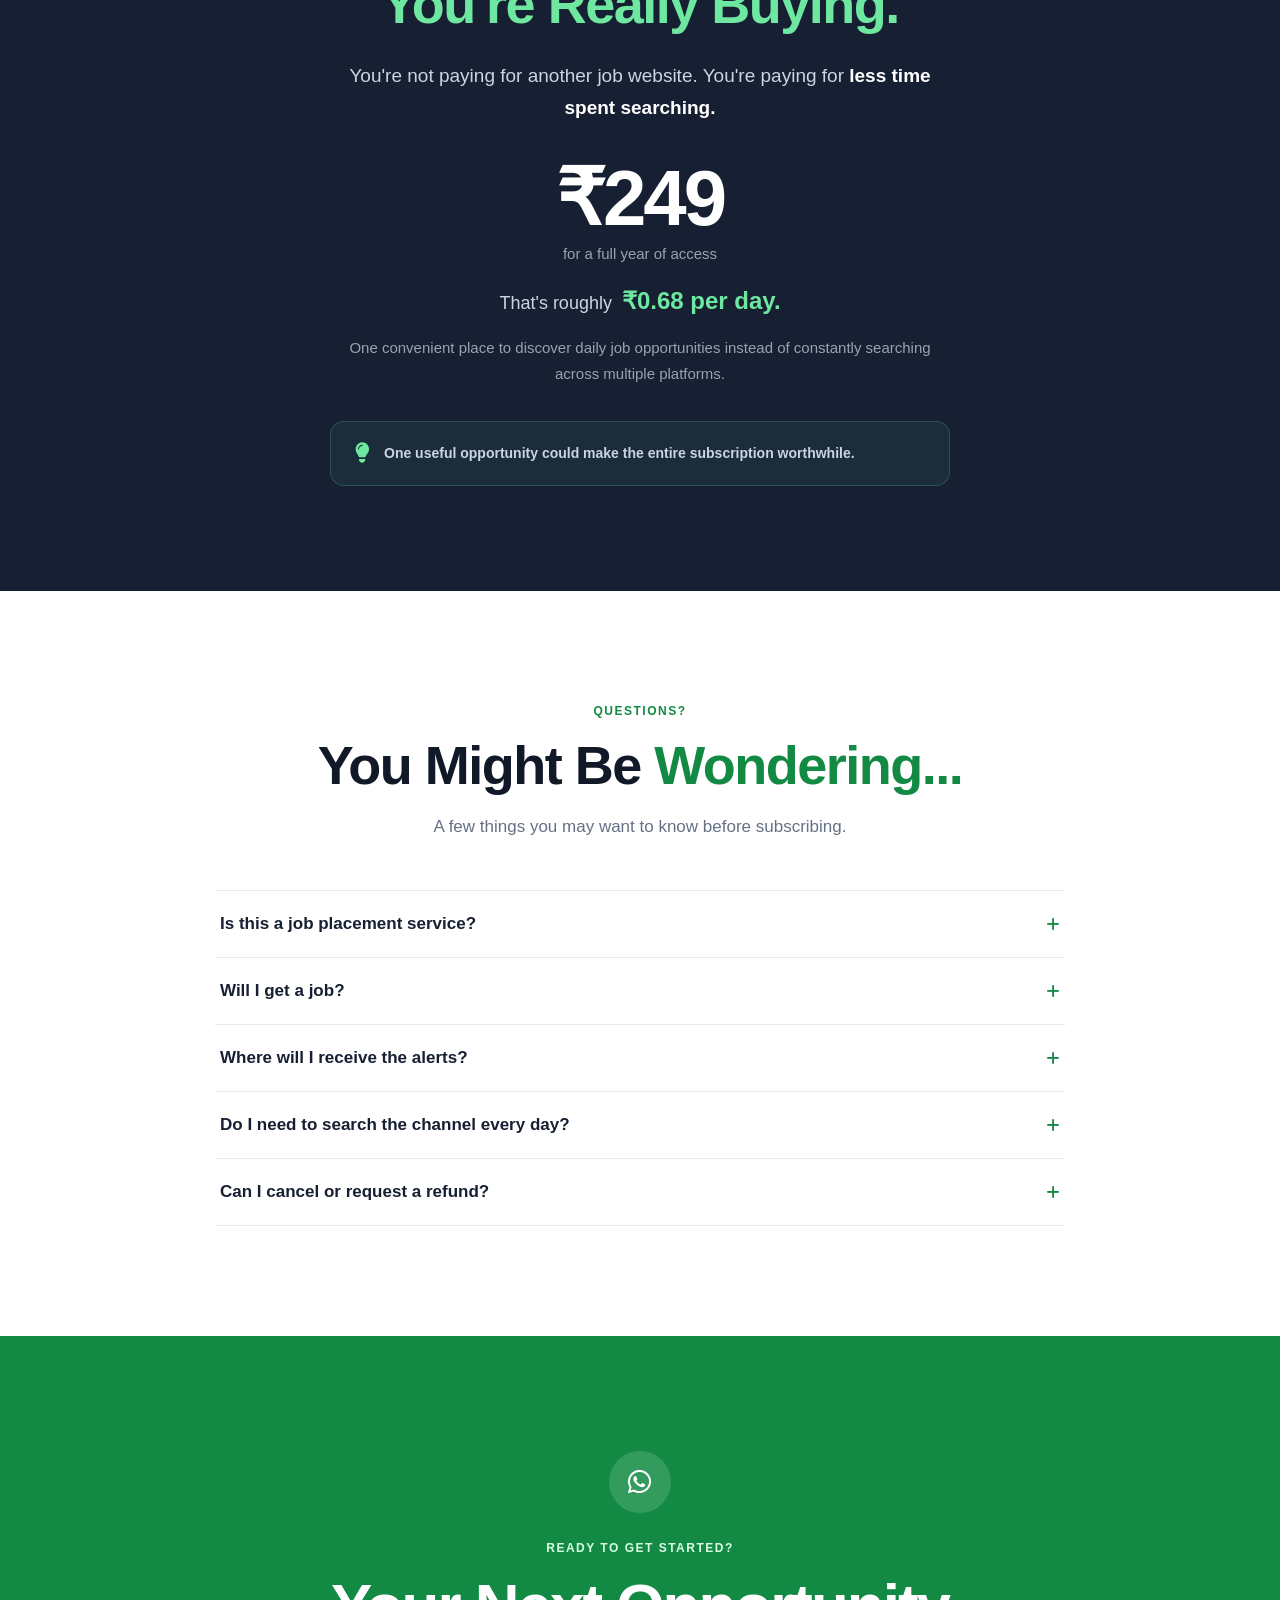
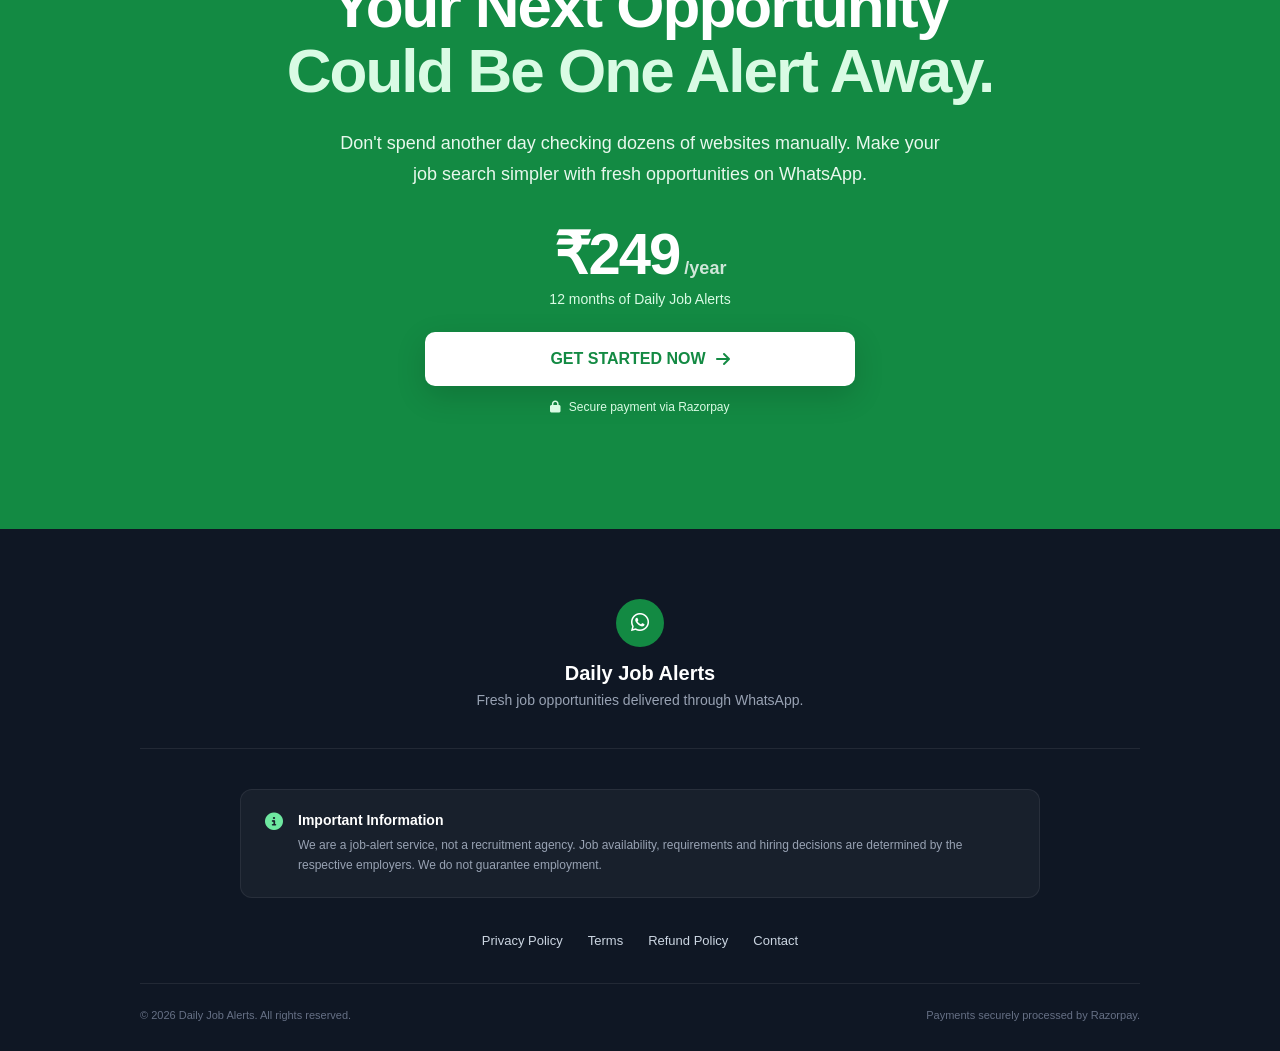
<file: job-alerts.html>
<!DOCTYPE html>
<html lang="en">
<head>
    <!-- Google Tag Manager -->
<script>(function(w,d,s,l,i){w[l]=w[l]||[];w[l].push({'gtm.start':
new Date().getTime(),event:'gtm.js'});var f=d.getElementsByTagName(s)[0],
j=d.createElement(s),dl=l!='dataLayer'?'&l='+l:'';j.async=true;j.src=
'https://www.googletagmanager.com/gtm.js?id='+i+dl;f.parentNode.insertBefore(j,f);
})(window,document,'script','dataLayer','GTM-TJTB5ZP7');</script>
<!-- End Google Tag Manager -->

    <meta charset="UTF-8">
    <meta name="viewport" content="width=device-width, initial-scale=1.0">

    <title>Daily Job Alerts | Fresh Jobs on WhatsApp</title>

    <meta name="description" content="Get fresh job opportunities delivered directly to your WhatsApp. Find remote, work-from-home and other job opportunities in one place.">

    <link rel="stylesheet" href="job-alerts.css">

    <link rel="stylesheet" href="https://cdnjs.cloudflare.com/ajax/libs/font-awesome/6.5.2/css/all.min.css">
</head>

<body>
<!-- Google Tag Manager (noscript) -->
<noscript><iframe src="https://www.googletagmanager.com/ns.html?id=GTM-TJTB5ZP7"
height="0" width="0" style="display:none;visibility:hidden"></iframe></noscript>
<!-- End Google Tag Manager (noscript) -->

    <nav class="alerts-nav">
    <div class="alerts-nav-inner">

        <button class="hamburger" id="hamburgerBtn" aria-label="Open menu">
            ☰
        </button>

        <div class="alerts-menu" id="alertsMenu">
            <a href="index.html">Home</a>
        </div>

    </div>
</nav>
    <!-- HERO SECTION -->
    <section class="job-hero">

        <div class="hero-content">

             <div class="hero-logo">
            <img src="images/jobbuzz-logo.png" alt="JobBuzz India Daily Jobs">
        </div>

            <div class="hero-badge">
                🚨 DAILY JOB ALERTS
            </div>

            <h1>
                Stop Searching for Jobs.
                <span>Get Fresh Opportunities on WhatsApp.</span>
            </h1>

            <p class="hero-subtitle">
                New job opportunities delivered directly to your WhatsApp,
                so you can spend less time searching and more time applying.
            </p>

            <div class="hero-tags">
                <span>🔥 Daily Job Alerts</span>
                <span>Remote</span>
                <span>Work From Home</span>
                <span>Fresh Vacancies</span>
            </div>

            <div class="hero-offer">

                <div class="offer-label">
                    ⭐ BEST VALUE
                </div>

                <div class="price">
                    ₹249 <small>/ YEAR</small>
                </div>

                <div class="offer-description">
                    12 months of daily job alerts
                </div>

                <div class="saving">
                    <span>₹588</span>
                    <strong>Save ₹339</strong>
                </div>

                <a href="https://rzp.io/rzp/Daily-Job-Alerts" class="hero-cta">
                    GET 1 YEAR FOR ₹249
                </a>

                <p class="secure-payment">
                    🔒 Secure payment via Razorpay • Instant access
                </p>

            </div>

        </div>

    </section>

    <!-- PAIN / PROBLEM SECTION -->
<section class="job-pain">

    <div class="pain-container">

        <div class="pain-label">
            THE JOB SEARCH PROBLEM
        </div>

        <h2>
            Job hunting shouldn't feel like a full-time job.
        </h2>

        <p class="pain-intro">
            Every day, opportunities are posted across different
            websites, platforms and company pages.
        </p>

        <div class="pain-points">

            <div class="pain-point">
                <span class="pain-number">01</span>
                <div>
                    <h3>You search.</h3>
                    <p>You check different websites looking for new opportunities.</p>
                </div>
            </div>

            <div class="pain-point">
                <span class="pain-number">02</span>
                <div>
                    <h3>You scroll.</h3>
                    <p>You go through page after page trying to find something relevant.</p>
                </div>
            </div>

            <div class="pain-point">
                <span class="pain-number">03</span>
                <div>
                    <h3>You open dozens of listings.</h3>
                    <p>You compare opportunities, requirements and application details.</p>
                </div>
            </div>

            <div class="pain-point">
                <span class="pain-number">04</span>
                <div>
                    <h3>You lose time.</h3>
                    <p>By the time you find something worth applying for, hours may have passed.</p>
                </div>
            </div>

        </div>

        <div class="pain-transition">

            <h2>
                What if the opportunities
                <span>came to you instead?</span>
            </h2>

            <p>
                That's what <strong>Daily Job Alerts</strong> is designed for.
            </p>

        </div>

    </div>

</section>

<!-- PROMISE / BENEFITS SECTION -->
<section class="job-benefits">

    <div class="benefits-container">

        <div class="benefits-heading">

            <div class="section-label">
                THE SIMPLE SOLUTION
            </div>

            <h2>
                Your Daily Job Search,
                <span>Simplified.</span>
            </h2>

            <p>
                Instead of checking multiple platforms every day,
                get job opportunities posted directly in one
                WhatsApp Channel.
            </p>

        </div>


        <div class="benefits-grid">

            <!-- Daily Job Updates -->
            <div class="benefit-card">

                <div class="benefit-icon">
                    <i class="fa-solid fa-bell"></i>
                </div>

                <h3>Daily Job Updates</h3>

                <p>
                    Fresh job opportunities posted regularly,
                    so you can stay updated with new vacancies.
                </p>

            </div>


            <!-- Remote Jobs -->
            <div class="benefit-card">

                <div class="benefit-icon">
                    <i class="fa-solid fa-laptop"></i>
                </div>

                <h3>Remote & Work-From-Home Jobs</h3>

                <p>
                    Discover remote and work-from-home
                    opportunities you can apply for online.
                </p>

            </div>


            <!-- Application Links -->
            <div class="benefit-card">

                <div class="benefit-icon">
                    <i class="fa-solid fa-arrow-up-right-from-square"></i>
                </div>

                <h3>Direct Application Links</h3>

                <p>
                    Go straight to the original job listing
                    or application page.
                </p>

            </div>


            <!-- Save Time -->
            <div class="benefit-card">

                <div class="benefit-icon">
                    <i class="fa-regular fa-clock"></i>
                </div>

                <h3>Save Time</h3>

                <p>
                    Spend less time searching across platforms
                    and more time reviewing opportunities.
                </p>

            </div>


            <!-- Multiple Categories -->
            <div class="benefit-card">

                <div class="benefit-icon">
                    <i class="fa-solid fa-layer-group"></i>
                </div>

                <h3>Multiple Job Categories</h3>

                <p>
                    Find a variety of opportunities collected
                    in one convenient place.
                </p>

            </div>

        </div>


        <!-- Supporting CTA -->
        <div class="benefits-bottom">

            <div class="benefits-bottom-icon">
                <i class="fa-brands fa-whatsapp"></i>
            </div>

            <div>
                <strong>One channel. Less searching.</strong>
                <p>
                    Check one place for fresh opportunities
                    instead of jumping between multiple platforms.
                </p>
            </div>

        </div>

    </div>

</section>

<!-- HOW IT WORKS SECTION -->
<section class="how-it-works">

    <div class="how-container">

        <div class="how-heading">

            <div class="section-label">
                HOW IT WORKS
            </div>

            <h2>
                3 Steps.
                <span>That's It.</span>
            </h2>

            <p>
                Get started in just a few minutes and begin receiving
                fresh job opportunities on WhatsApp.
            </p>

        </div>


        <div class="steps">

            <!-- STEP 1 -->
            <div class="step">

                <div class="step-number">
                    01
                </div>

                <div class="step-icon">
                    <i class="fa-solid fa-credit-card"></i>
                </div>

                <h3>Subscribe</h3>

                <p>
                    Choose monthly or yearly access
                    and complete your payment securely.
                </p>

            </div>


            <!-- CONNECTOR -->
            <div class="step-connector">
                <i class="fa-solid fa-arrow-right"></i>
            </div>


            <!-- STEP 2 -->
            <div class="step">

                <div class="step-number">
                    02
                </div>

                <div class="step-icon">
                    <i class="fa-brands fa-whatsapp"></i>
                </div>

                <h3>Join the WhatsApp Channel</h3>

                <p>
                    After payment, follow the instructions
                    to access the Daily Job Alerts channel.
                </p>

            </div>


            <!-- CONNECTOR -->
            <div class="step-connector">
                <i class="fa-solid fa-arrow-right"></i>
            </div>


            <!-- STEP 3 -->
            <div class="step">

                <div class="step-number">
                    03
                </div>

                <div class="step-icon">
                    <i class="fa-solid fa-bell"></i>
                </div>

                <h3>Start Finding Opportunities</h3>

                <p>
                    Check the channel regularly for
                    new job postings and opportunities.
                </p>

            </div>

        </div>


        <!-- SIMPLE PROMISE -->

        <div class="simple-promise">

            <div class="promise-item">
                <i class="fa-solid fa-xmark"></i>
                <span>No complicated dashboard.</span>
            </div>

            <div class="promise-item">
                <i class="fa-solid fa-xmark"></i>
                <span>No complicated setup.</span>
            </div>

            <div class="promise-item highlight">
                <i class="fa-brands fa-whatsapp"></i>
                <span>Just job opportunities on WhatsApp.</span>
            </div>

        </div>

    </div>

</section>

<!-- JOB ALERT EXAMPLES SECTION -->
<section class="job-alert-examples">

    <div class="alerts-container">

        <div class="alerts-heading">

            <div class="section-label">
                SEE WHAT YOU'LL RECEIVE
            </div>

            <h2>
                Here's What a
                <span>Job Alert Looks Like.</span>
            </h2>

            <p>
                Clear, simple job updates with the information
                you need to decide whether an opportunity is
                worth exploring.
            </p>

        </div>


        <div class="job-alert-grid">

            <!-- JOB ALERT 1 -->
            <div class="job-alert-card">

                <div class="job-alert-top">
                    <span class="job-alert-badge">
                        NEW OPPORTUNITY
                    </span>

                    <i class="fa-brands fa-whatsapp"></i>
                </div>

                <h3>
                    Customer Support Representative
                </h3>

                <div class="job-details">

                    <div class="job-detail">
                        <i class="fa-solid fa-location-dot"></i>
                        <span>Remote</span>
                    </div>

                    <div class="job-detail">
                        <i class="fa-solid fa-briefcase"></i>
                        <span>Full-Time</span>
                    </div>

                    <div class="job-detail">
                        <i class="fa-solid fa-building"></i>
                        <span>Company details provided</span>
                    </div>

                </div>

                <div class="job-salary">
                    <i class="fa-solid fa-money-bill-wave"></i>
                    Salary: If provided in original listing
                </div>

                <a href="#" class="job-apply">
                    View Job & Apply
                    <i class="fa-solid fa-arrow-right"></i>
                </a>

            </div>


            <!-- JOB ALERT 2 -->
            <div class="job-alert-card">

                <div class="job-alert-top">
                    <span class="job-alert-badge">
                        NEW OPPORTUNITY
                    </span>

                    <i class="fa-brands fa-whatsapp"></i>
                </div>

                <h3>
                    Virtual Assistant
                </h3>

                <div class="job-details">

                    <div class="job-detail">
                        <i class="fa-solid fa-location-dot"></i>
                        <span>Remote</span>
                    </div>

                    <div class="job-detail">
                        <i class="fa-solid fa-briefcase"></i>
                        <span>Part-Time</span>
                    </div>

                    <div class="job-detail">
                        <i class="fa-solid fa-clock"></i>
                        <span>Experience: If provided</span>
                    </div>

                </div>

                <div class="job-salary">
                    <i class="fa-solid fa-file-lines"></i>
                    Requirements: See original listing
                </div>

                <a href="#" class="job-apply">
                    View Job & Apply
                    <i class="fa-solid fa-arrow-right"></i>
                </a>

            </div>

        </div>


        <div class="alert-disclaimer">

            <i class="fa-solid fa-circle-info"></i>

            <p>
                Job availability, requirements and application
                details vary by posting. Always review the original
                job listing before applying.
            </p>

        </div>

    </div>

</section>

<!-- WHO IS THIS FOR SECTION -->
<section class="who-section">

    <div class="who-container">

        <div class="who-heading">

            <div class="section-label">
                IS THIS FOR YOU?
            </div>

            <h2>
                This Is For You
                <span>If...</span>
            </h2>

            <p>
                Daily Job Alerts is designed for people who want
                a simpler way to discover new job opportunities.
            </p>

        </div>


        <div class="who-grid">

            <!-- Point 1 -->
            <div class="who-card">

                <div class="who-icon">
                    <i class="fa-solid fa-magnifying-glass"></i>
                </div>

                <div>
                    <h3>You're actively looking for a job</h3>
                    <p>
                        You want to keep up with new opportunities
                        while you're searching.
                    </p>
                </div>

            </div>


            <!-- Point 2 -->
            <div class="who-card">

                <div class="who-icon">
                    <i class="fa-solid fa-globe"></i>
                </div>

                <div>
                    <h3>You're looking for remote opportunities</h3>
                    <p>
                        You want to discover roles that can be
                        applied for from anywhere.
                    </p>
                </div>

            </div>


            <!-- Point 3 -->
            <div class="who-card">

                <div class="who-icon">
                    <i class="fa-solid fa-house-laptop"></i>
                </div>

                <div>
                    <h3>You want work-from-home opportunities</h3>
                    <p>
                        You're interested in opportunities that
                        offer remote or home-based work.
                    </p>

                </div>

            </div>


            <!-- Point 4 -->
            <div class="who-card">

                <div class="who-icon">
                    <i class="fa-solid fa-list-check"></i>
                </div>

                <div>
                    <h3>You're tired of checking multiple job boards</h3>
                    <p>
                        You'd rather have opportunities collected
                        in one convenient place.
                    </p>

                </div>

            </div>


            <!-- Point 5 -->
            <div class="who-card">

                <div class="who-icon">
                    <i class="fa-solid fa-bell"></i>
                </div>

                <div>
                    <h3>You want new opportunities delivered conveniently</h3>
                    <p>
                        You want job updates where you already
                        spend time — WhatsApp.
                    </p>

                </div>

            </div>


            <!-- Point 6 -->
            <div class="who-card">

                <div class="who-icon">
                    <i class="fa-solid fa-clock"></i>
                </div>

                <div>
                    <h3>You don't want to miss new vacancies</h3>
                    <p>
                        You want an easier way to stay aware of
                        newly posted opportunities.
                    </p>

                </div>

            </div>

        </div>


        <!-- Closing Statement -->

        <div class="who-closing">

            <div class="who-closing-icon">
                <i class="fa-solid fa-arrow-right"></i>
            </div>

            <h3>
                If you're already job hunting,
                <span>make the search easier.</span>
            </h3>

        </div>

    </div>

</section>

<!-- PRICING SECTION -->
<section class="pricing-section">

    <div class="pricing-container">

        <div class="pricing-heading">

            <div class="section-label">
                SIMPLE, AFFORDABLE ACCESS
            </div>

            <h2>
                Choose Your
                <span>Access.</span>
            </h2>

            <p>
                Get daily job opportunities delivered through
                WhatsApp without the hassle of searching across
                multiple platforms.
            </p>

        </div>


        <div class="pricing-grid">


            <!-- ANNUAL PLAN -->
            <div class="pricing-card annual-plan">

                <div class="best-value">
                    <i class="fa-solid fa-star"></i>
                    BEST VALUE
                </div>

                <div class="plan-icon annual-icon">
                    <i class="fa-solid fa-calendar-check"></i>
                </div>

                <div class="plan-name">
                    YEARLY
                </div>

                <h3>
                    ₹249<span>/year</span>
                </h3>

                <p class="monthly-equivalent">
                    That's just <strong>₹20.75/month</strong>
                </p>

                <div class="annual-saving">
                    <span>₹588</span>
                    <strong>Save ₹339</strong>
                </div>

                <p class="plan-description">
                    12 months of Daily Job Alerts at one
                    low annual price.
                </p>

                <ul class="plan-features">

                    <li>
                        <i class="fa-solid fa-check"></i>
                        Daily job updates
                    </li>

                    <li>
                        <i class="fa-solid fa-check"></i>
                        Remote & work-from-home opportunities
                    </li>

                    <li>
                        <i class="fa-solid fa-check"></i>
                        Direct application links
                    </li>

                    <li>
                        <i class="fa-solid fa-check"></i>
                        Multiple job categories
                    </li>

                </ul>

                <a href="https://rzp.io/rzp/Daily-Job-Alerts" class="pricing-button primary-button">
                    GET 1 YEAR — ₹249
                    <i class="fa-solid fa-arrow-right"></i>
                </a>

                <p class="payment-note">
                    <i class="fa-solid fa-lock"></i>
                    Secure payment powered by Razorpay
                </p>

            </div>

        </div>


        <!-- VALUE STATEMENT -->

        <div class="pricing-bottom">

            <i class="fa-solid fa-calculator"></i>

            <p>
                <strong>₹249 for a full year</strong> works out to
                approximately <strong>₹0.68 per day</strong> for
                access to daily job opportunities.
            </p>

        </div>

    </div>

</section>

<!-- VALUE ANCHOR SECTION -->
<section class="value-anchor">

    <div class="value-container">

        <div class="value-icon">
            <i class="fa-solid fa-clock"></i>
        </div>

        <div class="section-label">
            THE VALUE
        </div>

        <h2>
            Think About What
            <span>You're Really Buying.</span>
        </h2>

        <p class="value-main">
            You're not paying for another job website.
            You're paying for <strong>less time spent searching.</strong>
        </p>

        <div class="value-price">

            <span>₹249</span>

            <p>
                for a full year of access
            </p>

        </div>

        <div class="value-daily">
            That's roughly

            <strong>₹0.68 per day.</strong>
        </div>

        <p class="value-description">
            One convenient place to discover daily job opportunities
            instead of constantly searching across multiple platforms.
        </p>

        <div class="value-highlight">

            <i class="fa-solid fa-lightbulb"></i>

            <p>
                <strong>One useful opportunity could make the
                entire subscription worthwhile.</strong>
            </p>

        </div>

    </div>

</section>

<!-- FAQ / OBJECTION HANDLING SECTION -->
<section class="faq-section">

    <div class="faq-container">

        <div class="faq-heading">

            <div class="section-label">
                QUESTIONS?
            </div>

            <h2>
                You Might Be
                <span>Wondering...</span>
            </h2>

            <p>
                A few things you may want to know before subscribing.
            </p>

        </div>


        <div class="faq-list">

            <!-- FAQ 1 -->
            <div class="faq-item">

                <button class="faq-question" type="button">

                    <span>
                        Is this a job placement service?
                    </span>

                    <i class="fa-solid fa-plus"></i>

                </button>

                <div class="faq-answer">

                    <p>
                        No. This is a job-alert service that shares
                        available job opportunities and application
                        links. You apply directly through the relevant
                        employer or application platform.
                    </p>

                </div>

            </div>


            <!-- FAQ 2 -->
            <div class="faq-item">

                <button class="faq-question" type="button">

                    <span>
                        Will I get a job?
                    </span>

                    <i class="fa-solid fa-plus"></i>

                </button>

                <div class="faq-answer">

                    <p>
                        No job placement or employment is guaranteed.
                        The purpose of the service is to make it easier
                        for you to discover and explore job opportunities.
                    </p>

                </div>

            </div>


            <!-- FAQ 3 -->
            <div class="faq-item">

                <button class="faq-question" type="button">

                    <span>
                        Where will I receive the alerts?
                    </span>

                    <i class="fa-solid fa-plus"></i>

                </button>

                <div class="faq-answer">

                    <p>
                        Job alerts will be posted through the dedicated
                        WhatsApp Channel. After subscribing, you'll
                        receive instructions for accessing the channel.
                    </p>

                </div>

            </div>


            <!-- FAQ 4 -->
            <div class="faq-item">

                <button class="faq-question" type="button">

                    <span>
                        Do I need to search the channel every day?
                    </span>

                    <i class="fa-solid fa-plus"></i>

                </button>

                <div class="faq-answer">

                    <p>
                        You can check the channel regularly for new
                        job postings and opportunities. WhatsApp may
                        notify you when new posts are available,
                        depending on your notification settings.
                    </p>

                </div>

            </div>


            <!-- FAQ 5 -->
            <div class="faq-item">

                <button class="faq-question" type="button">

                    <span>
                        Can I cancel or request a refund?
                    </span>

                    <i class="fa-solid fa-plus"></i>

                </button>

                <div class="faq-answer">

                    <p>
                        Our cancellation and refund policy will be
                        provided before purchase. Please review the
                        applicable policy before completing your payment.
                    </p>

                </div>

            </div>

        </div>

    </div>

</section>

<!-- FINAL CTA SECTION -->
<section class="final-cta">

    <div class="final-cta-container">

        <div class="final-cta-icon">
            <i class="fa-brands fa-whatsapp"></i>
        </div>

        <div class="section-label">
            READY TO GET STARTED?
        </div>

        <h2>
            Your Next Opportunity
            <span>Could Be One Alert Away.</span>
        </h2>

        <p class="final-cta-text">
            Don't spend another day checking dozens of websites
            manually. Make your job search simpler with fresh
            opportunities on WhatsApp.
        </p>

        <div class="final-offer">

            <div class="final-price">
                ₹249<span>/year</span>
            </div>

            <p>
                12 months of Daily Job Alerts
            </p>

        </div>

        <a href="https://rzp.io/rzp/Daily-Job-Alerts" class="final-cta-button">
            GET STARTED NOW
            <i class="fa-solid fa-arrow-right"></i>
        </a>

        <p class="final-payment-note">
            <i class="fa-solid fa-lock"></i>
            Secure payment via Razorpay
        </p>


    </div>

</section>

<!-- TRUST / FOOTER SECTION -->
<footer class="job-footer">

    <div class="footer-container">

        <div class="footer-brand">

            <div class="footer-logo">
                <i class="fa-brands fa-whatsapp"></i>
            </div>

            <h3>Daily Job Alerts</h3>

            <p>
                Fresh job opportunities delivered
                through WhatsApp.
            </p>

        </div>

        <div class="footer-divider"></div>

        <div class="footer-disclaimer">

            <div class="disclaimer-icon">
                <i class="fa-solid fa-circle-info"></i>
            </div>

            <div>

                <strong>Important Information</strong>

                <p>
                    We are a job-alert service, not a recruitment agency.
                    Job availability, requirements and hiring decisions
                    are determined by the respective employers.
                    We do not guarantee employment.
                </p>

            </div>

        </div>


        <!-- FOOTER LINKS -->

        <div class="footer-links">

            <a href="#" class="policy-link" data-policy="privacy">
                Privacy Policy
            </a>

            <a href="#" class="policy-link" data-policy="terms">
                Terms
            </a>

            <a href="#" class="policy-link" data-policy="refund">
                Refund Policy
            </a>

            <a href="#" class="policy-link" data-policy="contact">
                Contact
            </a>

        </div>


        <div class="footer-bottom">

            <p>
                © 2026 Daily Job Alerts. All rights reserved.
            </p>

            <p>
                Payments securely processed by Razorpay.
            </p>

        </div>

    </div>

</footer>


<!-- =========================================
     POLICY MODAL
     ========================================= -->

<div id="policyModal" class="policy-modal">

    <div class="policy-box">

        <button
            type="button"
            class="policy-close"
            id="policyClose"
            aria-label="Close"
        >
            <i class="fa-solid fa-xmark"></i>
        </button>

        <div id="policyContent"></div>

    </div>

</div>


<!-- =========================================
     JAVASCRIPT
     ========================================= -->

<script>

document.addEventListener("DOMContentLoaded", function () {


    /* =========================================
       FAQ ACCORDION
       ========================================= */

    const faqQuestions = document.querySelectorAll(".faq-question");

    faqQuestions.forEach(function (question) {

        question.addEventListener("click", function () {

            const currentItem = question.closest(".faq-item");

            document.querySelectorAll(".faq-item").forEach(function (item) {

                if (item !== currentItem) {
                    item.classList.remove("active");
                }

            });

            currentItem.classList.toggle("active");

        });

    });


    /* =========================================
       POLICY MODAL
       ========================================= */

    const policyModal = document.getElementById("policyModal");
    const policyContent = document.getElementById("policyContent");
    const policyClose = document.getElementById("policyClose");
    const policyLinks = document.querySelectorAll(".policy-link");


    /* OPEN POLICY */

    policyLinks.forEach(function (link) {

        link.addEventListener("click", function (event) {

            event.preventDefault();

            const policy = link.getAttribute("data-policy");

            let content = "";


            /* PRIVACY */

            if (policy === "privacy") {

                content = `
                    <h2>Privacy Policy</h2>

                    <p>
                        We respect your privacy. Any information you provide
                        when subscribing to Daily Job Alerts is used for
                        purposes related to your subscription, payment
                        processing, customer support and service delivery.
                    </p>

                    <p>
                        Payments are processed securely through Razorpay.
                        We do not store your complete payment card or banking
                        information on this website.
                    </p>

                    <p>
                        For questions about your information or privacy,
                        please contact us using the contact details provided
                        by the Daily Job Alerts team.
                    </p>
                `;

            }


            /* TERMS */

            else if (policy === "terms") {

                content = `
                    <h2>Terms of Service</h2>

                    <p>
                        Daily Job Alerts is a job-alert service that provides
                        information about available job opportunities and
                        application links.
                    </p>

                    <p>
                        We are not a recruitment agency and do not guarantee
                        employment, interviews, job offers or hiring outcomes.
                    </p>

                    <p>
                        Users are responsible for reviewing the original job
                        listing and confirming the requirements, employer
                        details and application information before applying.
                    </p>

                    <p>
                        By subscribing, you agree to use the service
                        responsibly and understand that job availability
                        and hiring decisions are controlled by the respective
                        employers.
                    </p>
                `;

            }


            /* REFUND */

            else if (policy === "refund") {

                content = `
                    <h2>Refund Policy</h2>

                    <p>
                        Please review the applicable refund and cancellation
                        terms before completing your subscription.
                    </p>

                    <p>
                        Refund eligibility may depend on the subscription
                        plan purchased and the circumstances of the request.
                    </p>

                    <p>
                        For refund or subscription-related questions,
                        please contact the Daily Job Alerts team.
                    </p>

                    <p>
                        The final refund and cancellation terms should be
                        confirmed by the service provider before purchase.
                    </p>
                `;

            }


            /* CONTACT */

            else if (policy === "contact") {

                content = `
                    <h2>Contact Us</h2>

                    <p>
                        Have a question about your subscription or
                        Daily Job Alerts?
                    </p>

                    <p>
                        Please contact the Daily Job Alerts team
                        using the support details provided to you.
                    </p>

                    <p>
                        <strong>Email:</strong>
                        [Ajay's email]
                    </p>

                    <p>
                        <strong>WhatsApp:</strong>
                        [Ajay's contact number]
                    </p>
                `;

            }


            policyContent.innerHTML = content;

            policyModal.classList.add("active");

            document.body.style.overflow = "hidden";

        });

    });


    /* CLOSE BUTTON */

    policyClose.addEventListener("click", function () {

        closePolicy();

    });


    /* CLICK OUTSIDE MODAL */

    policyModal.addEventListener("click", function (event) {

        if (event.target === policyModal) {

            closePolicy();

        }

    });


    /* ESC KEY */

    document.addEventListener("keydown", function (event) {

        if (event.key === "Escape") {

            closePolicy();

        }

    });


    /* CLOSE FUNCTION */

    function closePolicy() {

        policyModal.classList.remove("active");

        document.body.style.overflow = "";

    }


});

</script>

<script>
    const hamburgerBtn = document.getElementById("hamburgerBtn");
    const alertsMenu = document.getElementById("alertsMenu");

    hamburgerBtn.addEventListener("click", function () {
        alertsMenu.classList.toggle("active");
    });
</script>

</body>
</html>
</file>
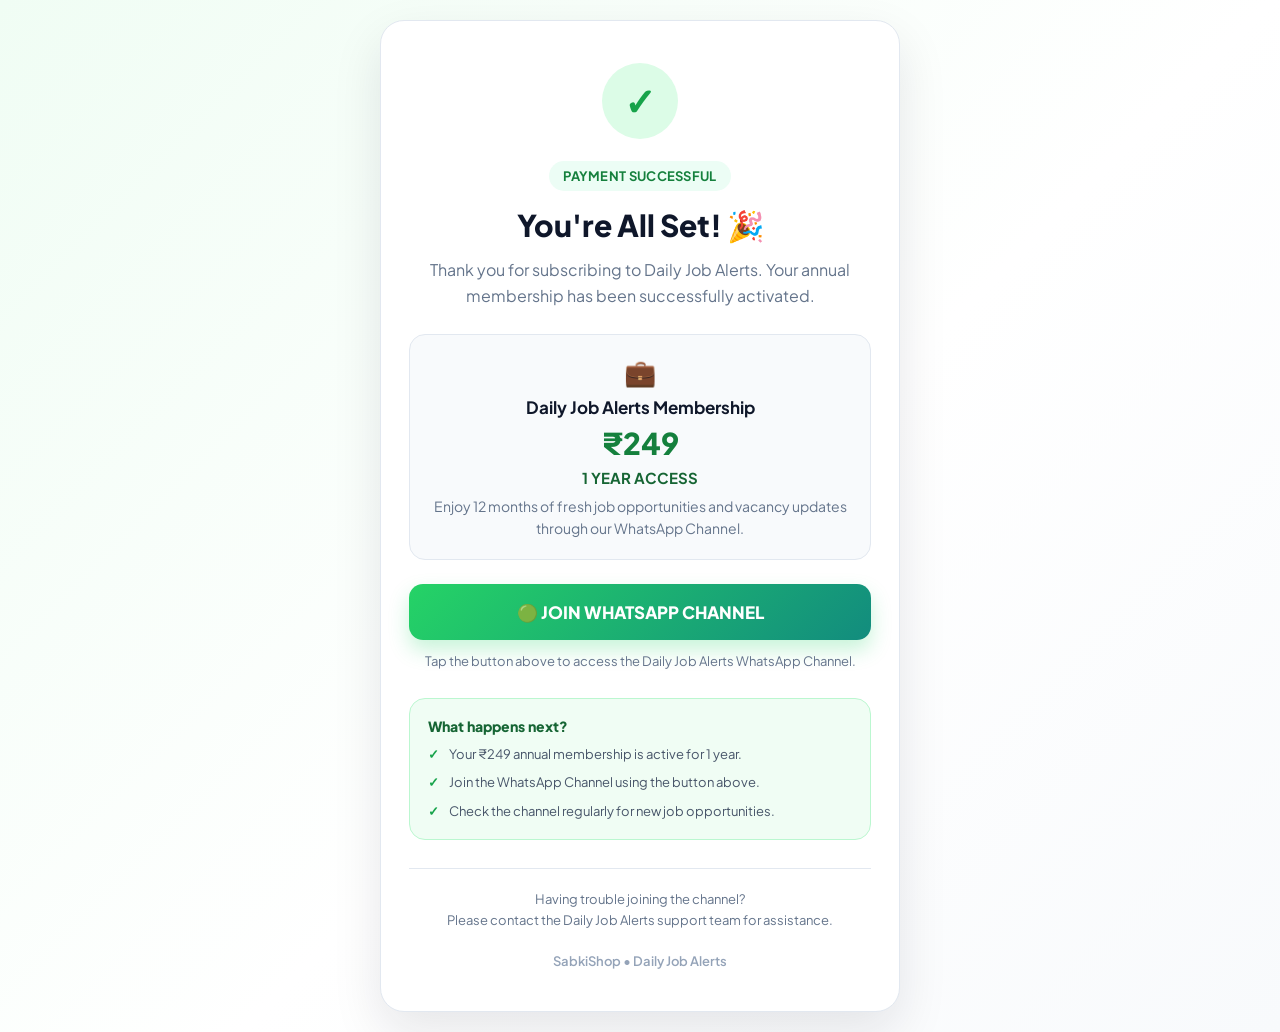
<file: job-success.html>
<!DOCTYPE html>
<html lang="en">
<head>
    <!-- Google Tag Manager -->
<script>(function(w,d,s,l,i){w[l]=w[l]||[];w[l].push({'gtm.start':
new Date().getTime(),event:'gtm.js'});var f=d.getElementsByTagName(s)[0],
j=d.createElement(s),dl=l!='dataLayer'?'&l='+l:'';j.async=true;j.src=
'https://www.googletagmanager.com/gtm.js?id='+i+dl;f.parentNode.insertBefore(j,f);
})(window,document,'script','dataLayer','GTM-TJTB5ZP7');</script>
<!-- End Google Tag Manager -->

    <meta charset="UTF-8">
    <meta name="viewport" content="width=device-width, initial-scale=1.0">

    <title>Payment Successful | Daily Job Alerts</title>

    <meta
        name="description"
        content="Your Daily Job Alerts annual membership is active. Join our WhatsApp Channel to receive fresh job opportunities."
    >

    <link rel="preconnect" href="https://fonts.googleapis.com">
    <link rel="preconnect" href="https://fonts.gstatic.com" crossorigin>

    <link
        href="https://fonts.googleapis.com/css2?family=Plus+Jakarta+Sans:wght@400;500;600;700;800&display=swap"
        rel="stylesheet"
    >

    <style>
        * {
            box-sizing: border-box;
            margin: 0;
            padding: 0;
        }

        body {
            font-family: 'Plus Jakarta Sans', sans-serif;
            min-height: 100vh;
            background: linear-gradient(135deg, #f0fdf4 0%, #ffffff 55%, #f8fafc 100%);
            color: #0f172a;
            display: flex;
            align-items: center;
            justify-content: center;
            padding: 20px;
        }

        .success-card {
            width: 100%;
            max-width: 520px;
            background: #ffffff;
            border-radius: 24px;
            padding: 42px 28px;
            text-align: center;
            box-shadow: 0 20px 50px rgba(15, 23, 42, 0.10);
            border: 1px solid #e2e8f0;
        }

        .success-icon {
            width: 76px;
            height: 76px;
            margin: 0 auto 22px;
            border-radius: 50%;
            background: #dcfce7;
            color: #16a34a;
            display: flex;
            align-items: center;
            justify-content: center;
            font-size: 38px;
            font-weight: 800;
        }

        .small-label {
            display: inline-block;
            background: #ecfdf5;
            color: #15803d;
            padding: 7px 14px;
            border-radius: 999px;
            font-size: 13px;
            font-weight: 700;
            margin-bottom: 16px;
            letter-spacing: 0.3px;
        }

        h1 {
            font-size: 30px;
            line-height: 1.2;
            margin-bottom: 14px;
            font-weight: 800;
        }

        .main-text {
            color: #64748b;
            font-size: 16px;
            line-height: 1.6;
            margin-bottom: 26px;
        }

        .membership-box {
            background: #f8fafc;
            border: 1px solid #e2e8f0;
            border-radius: 16px;
            padding: 20px 18px;
            margin-bottom: 24px;
        }

        .membership-icon {
            font-size: 26px;
            margin-bottom: 8px;
        }

        .membership-box strong {
            display: block;
            font-size: 17px;
            margin-bottom: 6px;
        }

        .membership-price {
            font-size: 30px;
            font-weight: 800;
            color: #15803d;
            margin-bottom: 6px;
        }

        .membership-period {
            display: block;
            color: #166534;
            font-size: 15px;
            font-weight: 700;
            margin-bottom: 8px;
        }

        .membership-box span {
            color: #64748b;
            font-size: 14px;
            line-height: 1.5;
        }

        .join-button {
            display: block;
            width: 100%;
            padding: 17px 20px;
            border-radius: 14px;
            background: linear-gradient(135deg, #25D366, #128C7E);
            color: #ffffff;
            text-decoration: none;
            font-size: 17px;
            font-weight: 800;
            box-shadow: 0 10px 20px rgba(37, 211, 102, 0.25);
            transition: transform 0.2s ease, box-shadow 0.2s ease;
        }

        .join-button:hover {
            transform: translateY(-2px);
            box-shadow: 0 14px 25px rgba(37, 211, 102, 0.30);
        }

        .join-subtext {
            margin-top: 12px;
            color: #64748b;
            font-size: 13px;
            line-height: 1.5;
        }

        .next-steps {
            margin-top: 26px;
            text-align: left;
            background: #f0fdf4;
            border: 1px solid #bbf7d0;
            border-radius: 16px;
            padding: 18px;
        }

        .next-steps-title {
            font-size: 14px;
            font-weight: 800;
            color: #166534;
            margin-bottom: 10px;
        }

        .next-step {
            display: flex;
            gap: 10px;
            align-items: flex-start;
            margin-bottom: 9px;
            color: #475569;
            font-size: 13px;
            line-height: 1.5;
        }

        .next-step:last-child {
            margin-bottom: 0;
        }

        .step-check {
            color: #16a34a;
            font-weight: 800;
            flex-shrink: 0;
        }

        .support {
            margin-top: 28px;
            padding-top: 20px;
            border-top: 1px solid #e2e8f0;
            color: #64748b;
            font-size: 13px;
            line-height: 1.6;
        }

        .brand {
            margin-top: 22px;
            font-size: 13px;
            color: #94a3b8;
            font-weight: 600;
        }

        @media (max-width: 480px) {
            body {
                padding: 14px;
            }

            .success-card {
                padding: 34px 20px;
                border-radius: 20px;
            }

            h1 {
                font-size: 26px;
            }

            .main-text {
                font-size: 15px;
            }

            .join-button {
                font-size: 16px;
            }

            .membership-price {
                font-size: 28px;
            }
        }
    </style>
</head>

<body>
<!-- Google Tag Manager (noscript) -->
<noscript><iframe src="https://www.googletagmanager.com/ns.html?id=GTM-TJTB5ZP7"
height="0" width="0" style="display:none;visibility:hidden"></iframe></noscript>
<!-- End Google Tag Manager (noscript) -->
 
    <main class="success-card">

        <!-- SUCCESS ICON -->
        <div class="success-icon">
            ✓
        </div>

        <!-- STATUS -->
        <div class="small-label">
            PAYMENT SUCCESSFUL
        </div>

        <!-- MAIN MESSAGE -->
        <h1>
            You're All Set! 🎉
        </h1>

        <p class="main-text">
            Thank you for subscribing to Daily Job Alerts.
            Your annual membership has been successfully activated.
        </p>

        <!-- MEMBERSHIP -->
        <div class="membership-box">

            <div class="membership-icon">
                💼
            </div>

            <strong>
                Daily Job Alerts Membership
            </strong>

            <div class="membership-price">
                ₹249
            </div>

            <div class="membership-period">
                1 YEAR ACCESS
            </div>

            <span>
                Enjoy 12 months of fresh job opportunities and
                vacancy updates through our WhatsApp Channel.
            </span>

        </div>

        <!-- WHATSAPP BUTTON -->
        <a
            href="https://whatsapp.com/channel/0029VbDTbQa8vd1XEhHd1G3a"
            class="join-button"
            target="_blank"
            rel="noopener noreferrer"
        >
            🟢 JOIN WHATSAPP CHANNEL
        </a>

        <p class="join-subtext">
            Tap the button above to access the Daily Job Alerts WhatsApp Channel.
        </p>

        <!-- NEXT STEPS -->
        <div class="next-steps">

            <div class="next-steps-title">
                What happens next?
            </div>

            <div class="next-step">
                <span class="step-check">✓</span>
                <span>Your ₹249 annual membership is active for 1 year.</span>
            </div>

            <div class="next-step">
                <span class="step-check">✓</span>
                <span>Join the WhatsApp Channel using the button above.</span>
            </div>

            <div class="next-step">
                <span class="step-check">✓</span>
                <span>Check the channel regularly for new job opportunities.</span>
            </div>

        </div>

        <!-- SUPPORT -->
        <div class="support">
            Having trouble joining the channel?<br>
            Please contact the Daily Job Alerts support team for assistance.
        </div>

        <!-- BRAND -->
        <div class="brand">
            SabkiShop • Daily Job Alerts
        </div>

    </main>

</body>
</html>
</file>
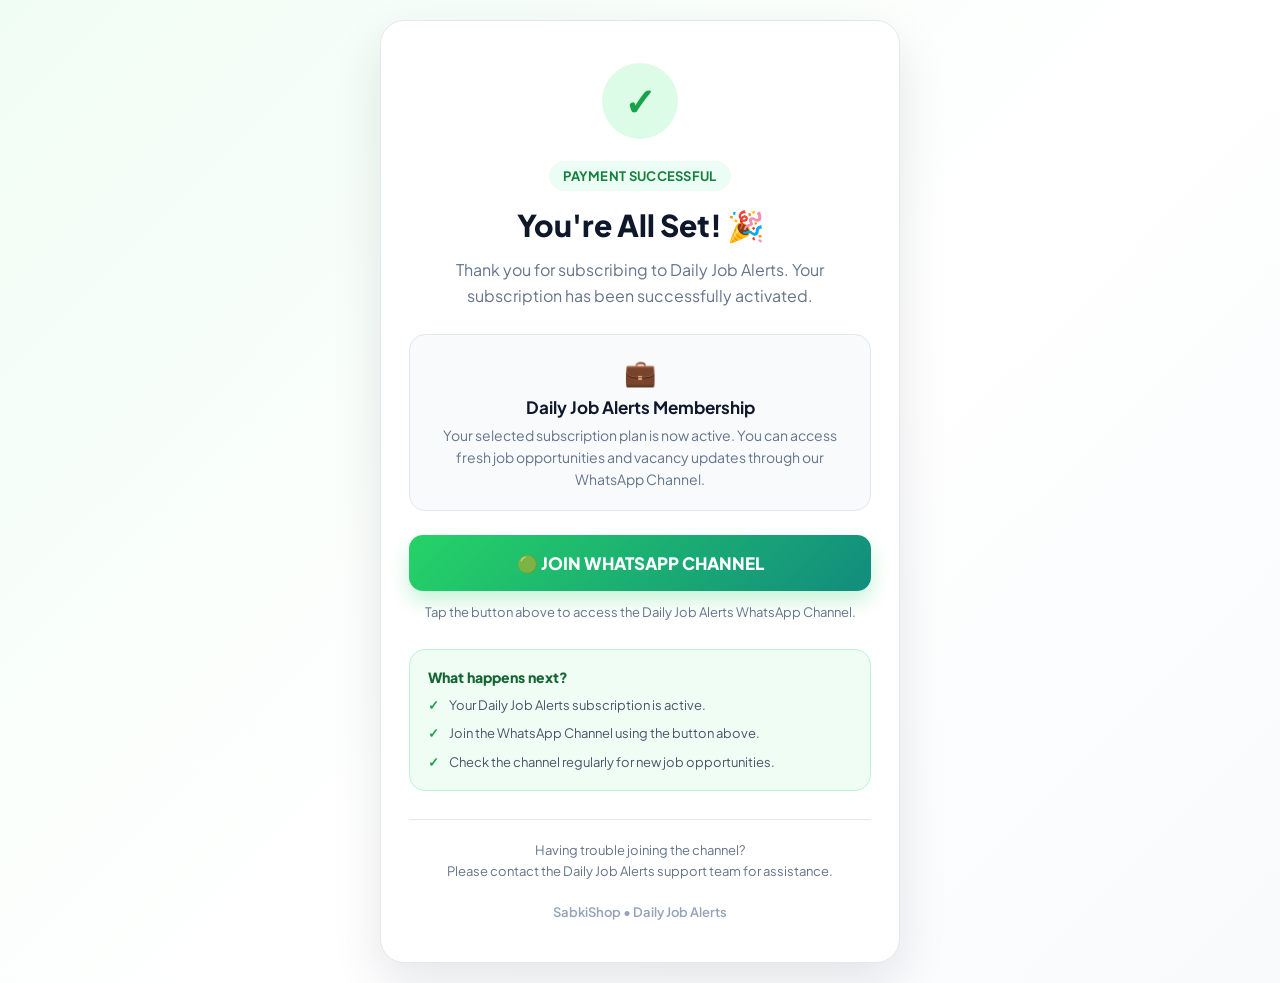
<file: jobs-success.html>
<!DOCTYPE html>
<html lang="en">
<head>
    <meta charset="UTF-8">
    <meta name="viewport" content="width=device-width, initial-scale=1.0">

    <title>Payment Successful | Daily Job Alerts</title>

    <meta
        name="description"
        content="Your Daily Job Alerts subscription is active. Join our WhatsApp Channel to receive fresh job opportunities."
    >

    <link rel="preconnect" href="https://fonts.googleapis.com">
    <link rel="preconnect" href="https://fonts.gstatic.com" crossorigin>

    <link
        href="https://fonts.googleapis.com/css2?family=Plus+Jakarta+Sans:wght@400;500;600;700;800&display=swap"
        rel="stylesheet"
    >

    <style>
        * {
            box-sizing: border-box;
            margin: 0;
            padding: 0;
        }

        body {
            font-family: 'Plus Jakarta Sans', sans-serif;
            min-height: 100vh;
            background: linear-gradient(135deg, #f0fdf4 0%, #ffffff 55%, #f8fafc 100%);
            color: #0f172a;
            display: flex;
            align-items: center;
            justify-content: center;
            padding: 20px;
        }

        .success-card {
            width: 100%;
            max-width: 520px;
            background: #ffffff;
            border-radius: 24px;
            padding: 42px 28px;
            text-align: center;
            box-shadow: 0 20px 50px rgba(15, 23, 42, 0.10);
            border: 1px solid #e2e8f0;
        }

        .success-icon {
            width: 76px;
            height: 76px;
            margin: 0 auto 22px;
            border-radius: 50%;
            background: #dcfce7;
            color: #16a34a;
            display: flex;
            align-items: center;
            justify-content: center;
            font-size: 38px;
            font-weight: 800;
        }

        .small-label {
            display: inline-block;
            background: #ecfdf5;
            color: #15803d;
            padding: 7px 14px;
            border-radius: 999px;
            font-size: 13px;
            font-weight: 700;
            margin-bottom: 16px;
            letter-spacing: 0.3px;
        }

        h1 {
            font-size: 30px;
            line-height: 1.2;
            margin-bottom: 14px;
            font-weight: 800;
        }

        .main-text {
            color: #64748b;
            font-size: 16px;
            line-height: 1.6;
            margin-bottom: 26px;
        }

        .membership-box {
            background: #f8fafc;
            border: 1px solid #e2e8f0;
            border-radius: 16px;
            padding: 20px 18px;
            margin-bottom: 24px;
        }

        .membership-icon {
            font-size: 26px;
            margin-bottom: 8px;
        }

        .membership-box strong {
            display: block;
            font-size: 17px;
            margin-bottom: 6px;
        }

        .membership-box span {
            color: #64748b;
            font-size: 14px;
            line-height: 1.5;
        }

        .join-button {
            display: block;
            width: 100%;
            padding: 17px 20px;
            border-radius: 14px;
            background: linear-gradient(135deg, #25D366, #128C7E);
            color: #ffffff;
            text-decoration: none;
            font-size: 17px;
            font-weight: 800;
            box-shadow: 0 10px 20px rgba(37, 211, 102, 0.25);
            transition: transform 0.2s ease, box-shadow 0.2s ease;
        }

        .join-button:hover {
            transform: translateY(-2px);
            box-shadow: 0 14px 25px rgba(37, 211, 102, 0.30);
        }

        .join-subtext {
            margin-top: 12px;
            color: #64748b;
            font-size: 13px;
            line-height: 1.5;
        }

        .next-steps {
            margin-top: 26px;
            text-align: left;
            background: #f0fdf4;
            border: 1px solid #bbf7d0;
            border-radius: 16px;
            padding: 18px;
        }

        .next-steps-title {
            font-size: 14px;
            font-weight: 800;
            color: #166534;
            margin-bottom: 10px;
        }

        .next-step {
            display: flex;
            gap: 10px;
            align-items: flex-start;
            margin-bottom: 9px;
            color: #475569;
            font-size: 13px;
            line-height: 1.5;
        }

        .next-step:last-child {
            margin-bottom: 0;
        }

        .step-check {
            color: #16a34a;
            font-weight: 800;
            flex-shrink: 0;
        }

        .support {
            margin-top: 28px;
            padding-top: 20px;
            border-top: 1px solid #e2e8f0;
            color: #64748b;
            font-size: 13px;
            line-height: 1.6;
        }

        .brand {
            margin-top: 22px;
            font-size: 13px;
            color: #94a3b8;
            font-weight: 600;
        }

        @media (max-width: 480px) {
            body {
                padding: 14px;
            }

            .success-card {
                padding: 34px 20px;
                border-radius: 20px;
            }

            h1 {
                font-size: 26px;
            }

            .main-text {
                font-size: 15px;
            }

            .join-button {
                font-size: 16px;
            }
        }
    </style>
</head>

<body>

    <main class="success-card">

        <!-- SUCCESS ICON -->
        <div class="success-icon">
            ✓
        </div>

        <!-- STATUS -->
        <div class="small-label">
            PAYMENT SUCCESSFUL
        </div>

        <!-- MAIN MESSAGE -->
        <h1>
            You're All Set! 🎉
        </h1>

        <p class="main-text">
            Thank you for subscribing to Daily Job Alerts.
            Your subscription has been successfully activated.
        </p>

        <!-- MEMBERSHIP -->
        <div class="membership-box">

            <div class="membership-icon">
                💼
            </div>

            <strong>
                Daily Job Alerts Membership
            </strong>

            <span>
                Your selected subscription plan is now active.
                You can access fresh job opportunities and vacancy
                updates through our WhatsApp Channel.
            </span>

        </div>

        <!-- WHATSAPP BUTTON -->
        <!--
            IMPORTANT:
            Replace the "#" below with Ajay's REAL WhatsApp Channel link.
        -->

        <a
            href="https://whatsapp.com/channel/0029VbDTbQa8vd1XEhHd1G3a"
            class="join-button"
            target="_blank"
            rel="noopener noreferrer"
        >
            🟢 JOIN WHATSAPP CHANNEL
        </a>

        <p class="join-subtext">
            Tap the button above to access the Daily Job Alerts WhatsApp Channel.
        </p>

        <!-- NEXT STEPS -->
        <div class="next-steps">

            <div class="next-steps-title">
                What happens next?
            </div>

            <div class="next-step">
                <span class="step-check">✓</span>
                <span>Your Daily Job Alerts subscription is active.</span>
            </div>

            <div class="next-step">
                <span class="step-check">✓</span>
                <span>Join the WhatsApp Channel using the button above.</span>
            </div>

            <div class="next-step">
                <span class="step-check">✓</span>
                <span>Check the channel regularly for new job opportunities.</span>
            </div>

        </div>

        <!-- SUPPORT -->
        <div class="support">
            Having trouble joining the channel?<br>
            Please contact the Daily Job Alerts support team for assistance.
        </div>

        <!-- BRAND -->
        <div class="brand">
            SabkiShop • Daily Job Alerts
        </div>

    </main>

</body>
</html>
</file>
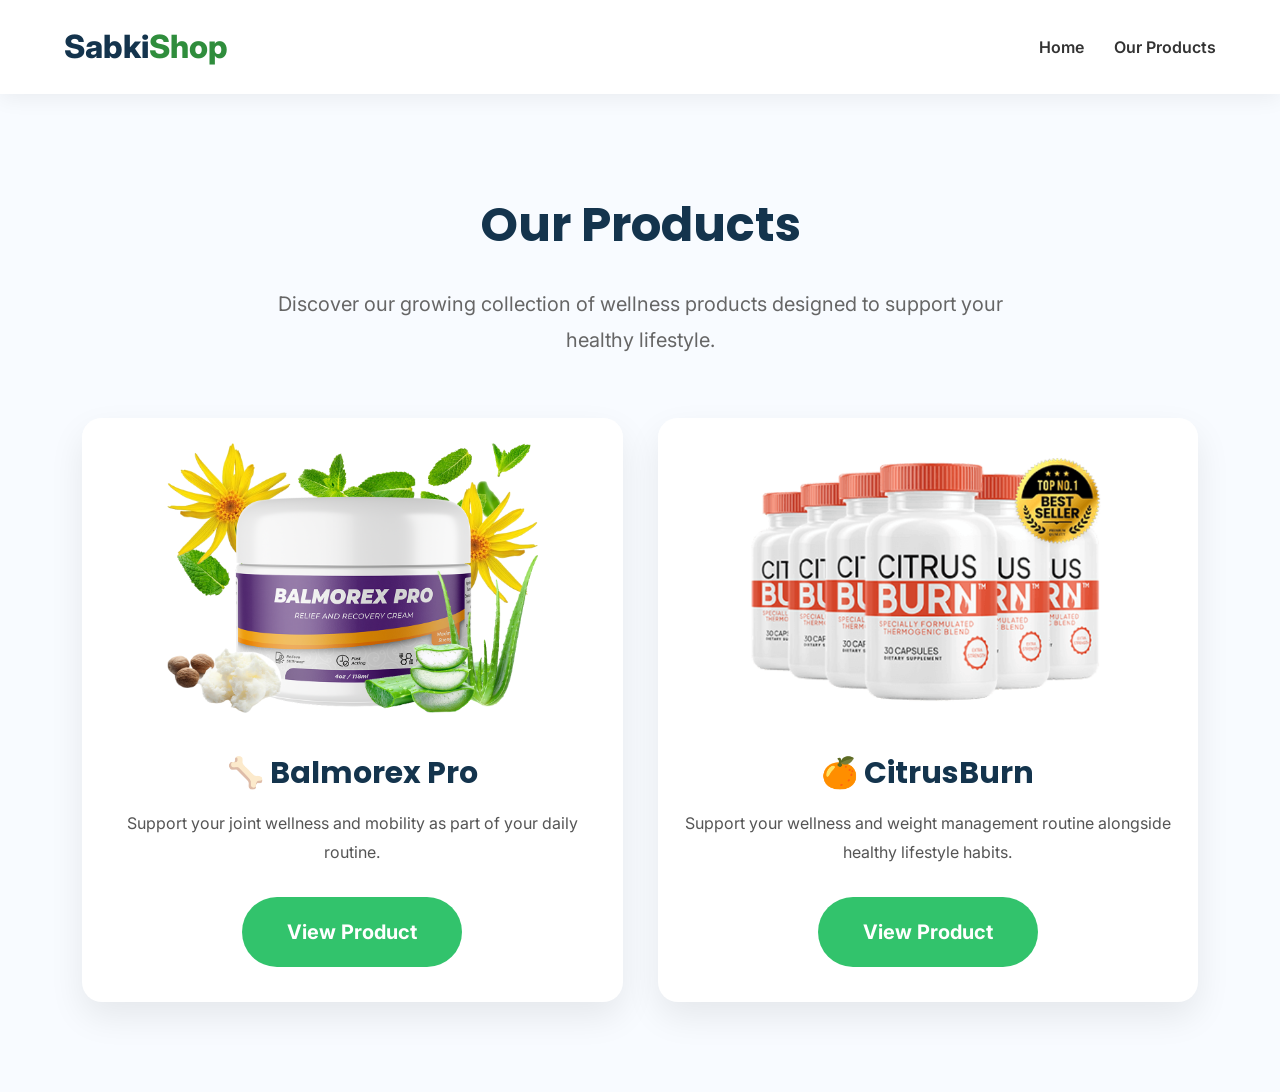
<file: products.html>
<!DOCTYPE html>
<html lang="en">

<head>

    <meta charset="UTF-8">

    <meta name="viewport" content="width=device-width, initial-scale=1.0">

    <title>Our Products | SabkiShop</title>

    <link rel="stylesheet" href="style.css">

    <link href="https://fonts.googleapis.com/css2?family=Poppins:wght@400;600;700;800&family=Inter:wght@400;500;600&display=swap" rel="stylesheet">

</head>

<body>

<header>

    <div class="container nav">

        <div class="logo">

            Sabki<span>Shop</span>

        </div>

        <nav>

            <a href="index.html">Home</a>

            <a href="products.html">Our Products</a>

        </nav>

    </div>

</header>

<section class="products-page">

    <div class="container">

        <h1>Our Products</h1>

        <p class="products-intro">

            Discover our growing collection of wellness products designed to support your healthy lifestyle.

        </p>

        <div class="products-grid">

    <!-- Balmorex -->

    <div class="product-card">

        <img src="images/balmorex-product.png"
             alt="Balmorex Pro">

        <h2>🦴 Balmorex Pro</h2>

        <p>
            Support your joint wellness and mobility as part of your daily routine.
        </p>

        <a href="index.html" class="primary-btn">
            View Product
        </a>

    </div>

    <!-- CitrusBurn -->

    <div class="product-card">

        <img src="images/citrus-burn/citrusburn-hero.png"
             alt="CitrusBurn">

        <h2>🍊 CitrusBurn</h2>

        <p>
            Support your wellness and weight management routine alongside healthy lifestyle habits.
        </p>

       <a href="citrus-burn.html" class="primary-btn">
    View Product
</a>

    </div>

</div>

    </div>

</section>

</body>

</html>
</file>
<file: style.css>
/* =========================
   GLOBAL
========================= */

* {
    margin: 0;
    padding: 0;
    box-sizing: border-box;
}

html {
    scroll-behavior: smooth;
}

body {
    font-family: 'Inter', sans-serif;
    background: #f8fbff;
    color: #222;
    line-height: 1.7;
}

.container {
    width: 90%;
    max-width: 1200px;
    margin: auto;
}

img {
    max-width: 100%;
    display: block;
}

h1,
h2,
h3 {
    font-family: 'Poppins', sans-serif;
}

/* =========================
   HEADER
========================= */

header {

    position: sticky;

    top: 0;

    background: white;

    z-index: 999;

    box-shadow: 0 5px 20px rgba(0, 0, 0, .06);

}

.nav {

    display:flex;
    justify-content:space-between;
    align-items:center;
    padding:20px 0;
    position:relative;

}

.logo {

    font-size: 32px;

    font-weight: 800;

    color: #14344d;

}

.logo span {

    color: #2f8d3c;

}

nav {

    display: flex;

    gap: 30px;

    align-items: center;

}

nav a {

    text-decoration: none;

    color: #14344d;

    font-weight: 600;

}

.nav-btn {

    background: #2f8d3c;

    color: white;

    padding: 14px 24px;

    border-radius: 50px;

    transition: .3s;

}

.nav-btn:hover {

    transform: translateY(-3px);

    box-shadow: 0 12px 25px rgba(47, 141, 60, .35);

}

nav a{

    text-decoration:none;

    color:#333;

    font-weight:600;

    transition:.3s;

}

nav a:hover{

    color:#2f8d3c;

}

/* Hamburger */

.menu-toggle{

    display:none;

    font-size:34px;

    cursor:pointer;

    user-select:none;

}

/* =========================
 HERO
========================= */

.hero {

    padding: 90px 0 40px;

    background: linear-gradient(135deg, #eef7ff, #ffffff);

}

.hero-grid {
    max-width: 900px;
    margin: 0 auto;
    text-align: center;
}

.badge {

    display: inline-block;

    background: #dff6e6;

    color: #2f8d3c;

    padding: 10px 20px;

    border-radius: 40px;

    font-weight: 700;

    margin-bottom: 25px;

}

.hero h1 {

    font-size: 58px;

    line-height: 1.1;

    margin-bottom: 25px;

    color: #14344d;

    max-width: 1000px;

    text-align: center;

}

.hero p {

    font-size: 20px;

    color: #555;

    margin: 0 auto 40px;

    text-align: left;

    max-width: 700px;
}

.primary-btn {

    display: inline-flex;

    background: #2f8d3c;

    color: white;

    text-decoration: none;

    padding: 18px 40px;

    border-radius: 60px;

    font-size: 18px;

    font-weight: 700;

    transition: .3s;

}

.primary-btn:hover {

    transform: translateY(-5px);

    box-shadow: 0 18px 35px rgba(47, 141, 60, .35);
}

.hero-image img,
.hero-image video {

    width: 100%;
    max-width: 560px;

    margin: 32px auto 20px;

    display: block;

    border-radius: 20px;

    filter: drop-shadow(0 25px 35px rgba(0, 0, 0, .18));

}

/* =========================
CUSTOMERS
========================= */

.customers {

    padding: 90px 0;

    text-align: center;

}

.customers h2 {

    font-size: 40px;

    color: #14344d;

    margin-bottom: 40px;

}

.customers img {

    max-width: 700px;

    margin: 0 auto;

    border-radius: 20px;

    box-shadow: 0 20px 40px rgba(0, 0, 0, .12);

}

/* =========================
SECTION DEFAULTS
========================= */

section {

    padding: 90px 0;

}

h2 {

    font-size: 42px;

    color: #14344d;

    margin-bottom: 25px;

}

/* =========================
BUTTON ANIMATION
========================= */

.primary-btn,

.nav-btn {

    transition: .35s;

}

.primary-btn:hover,

.nav-btn:hover {

    transform: translateY(-4px) scale(1.03);

}

/* =========================
MOBILE
========================= */

@media(max-width:900px) {

    .hero-grid {

        grid-template-columns: 1fr;

        text-align: center;

    }

    nav {

        display: none;

    }

    .hero h1 {

        font-size: 42px;

    }

    .hero p {

        font-size: 18px;

    }

}

/* =========================
BENEFITS
========================= */

.benefits {

    background: white;

    padding: 10px 0 90px;

}

.section-intro {

    max-width: 760px;

    margin: 0 auto 60px;

    text-align: left;

    color: #666;

    font-size: 19px;

}

.benefits h2 {

    text-align: center;

    margin-bottom: 20px;

}

.benefits-grid {

    display: grid;

    grid-template-columns: repeat(2, 1fr);

    gap: 35px;

}

.benefit-card {

    background: #ffffff;

    border-radius: 20px;

    padding: 30px;

    box-shadow: 0 20px 45px rgba(0, 0, 0, .08);

    transition: .35s;

}

.benefit-card:hover {

    transform: translateY(-10px);

}

.benefit-card img {

    width: 100%;

    border-radius: 15px;

    margin-bottom: 25px;

}

.benefit-card h3 {

    margin-bottom: 15px;

    font-size: 24px;

    color: #14344d;

}

.benefit-card p {

    color: #666;

}

@media(max-width:900px) {

    .benefits-grid {

        grid-template-columns: 1fr;

    }

}

/* TRUST STRIP */

.trust-strip {

    background: #14344d;

    padding: 25px 0;

    color: white;

}

.trust-icons {

    display: grid;

    grid-template-columns: repeat(4, 1fr);

    text-align: center;

    gap: 20px;

}

.trust-icons div {

    font-size: 28px;

}

.trust-icons p {

    margin-top: 10px;

    font-size: 15px;

}

@media(max-width:900px) {

    .trust-icons {

        grid-template-columns: repeat(2, 1fr);

    }

}

/* HOW */

.how {
    background: #eef7ff;
}

.how h2 {
    text-align: center;
}

.steps {

    display: grid;

    grid-template-columns: repeat(3, 1fr);

    gap: 30px;

    margin-top: 40px;

}

.steps div {

    background: white;

    padding: 35px;

    border-radius: 20px;

    text-align: center;

    box-shadow: 0 15px 30px rgba(0, 0, 0, .08);

}

.steps span {

    display: inline-flex;

    width: 65px;

    height: 65px;

    border-radius: 50%;

    background: #2f8d3c;

    color: white;

    align-items: center;

    justify-content: center;

    font-size: 28px;

    font-weight: bold;

    margin-bottom: 20px;

}

@media(max-width:900px) {

    .steps {

        grid-template-columns: 1fr;

    }

}

/* HOW */

.how {

    background: #eef7ff;

}

.steps {

    display: grid;

    grid-template-columns: repeat(3, 1fr);

    gap: 30px;

    margin-top: 40px;

}

.steps div {

    background: white;

    padding: 35px;

    border-radius: 20px;

    text-align: center;

    box-shadow: 0 15px 30px rgba(0, 0, 0, .08);

}

.steps span {

    display: inline-flex;

    width: 65px;

    height: 65px;

    border-radius: 50%;

    background: #2f8d3c;

    color: white;

    align-items: center;

    justify-content: center;

    font-size: 28px;

    font-weight: bold;

    margin-bottom: 20px;

}

@media(max-width:900px) {

    .steps {

        grid-template-columns: 1fr;

    }

}

/* HOW */

.how {

    background: #eef7ff;

}

.steps {

    display: grid;

    grid-template-columns: repeat(3, 1fr);

    gap: 30px;

    margin-top: 40px;

}

.steps div {

    background: white;

    padding: 35px;

    border-radius: 20px;

    text-align: center;

    box-shadow: 0 15px 30px rgba(0, 0, 0, .08);

}

.steps span {

    display: inline-flex;

    width: 65px;

    height: 65px;

    border-radius: 50%;

    background: #2f8d3c;

    color: white;

    align-items: center;

    justify-content: center;

    font-size: 28px;

    font-weight: bold;

    margin-bottom: 20px;

}

@media(max-width:900px) {

    .steps {

        grid-template-columns: 1fr;

    }

}

/* ==========================
   FINAL CTA
========================== */

.cta-final{

    background:linear-gradient(135deg,#14344d,#1b4868);

    padding:100px 20px;

    text-align:center;

    color:#fff;

}

.cta-final h2{

    font-size:52px;

    margin-bottom:20px;

    color:#fff;

}

.cta-final p{

    max-width:720px;

    margin:0 auto 40px;

    font-size:20px;

    line-height:1.8;

    color:rgba(255,255,255,.9);

}

.cta-tag{

    display:inline-block;

    padding:10px 22px;

    background:rgba(255,255,255,.12);

    border-radius:40px;

    margin-bottom:25px;

    font-weight:600;

}

.cta-checks{

    display:flex;

    justify-content:center;

    flex-wrap:wrap;

    gap:25px;

    margin-top:35px;

}

.cta-checks span{

    color:#d6f8d7;

    font-weight:600;

}

@media(max-width:768px){

.cta-final{

    padding:75px 20px;

}

.cta-final h2{

    font-size:36px;

}

.cta-final p{

    font-size:17px;

}

.cta-checks{

    flex-direction:column;

    gap:12px;

}

}

footer {

    background: #0d2233;

    color: white;

    text-align: center;

    padding: 50px 20px;

}

footer a {

    color: #79d27d;

    text-decoration: none;

    margin: 0 10px;

}

footer p {

    margin: 15px 0;
}

 /* ==========================
   FAQ
========================== */

.faq{
    padding:90px 20px;
    background:#f8fbff;
}

.faq h2{
    text-align:center;
    font-size:48px;
    color:#14344d;
    margin-bottom:15px;
    font-weight:700;
}

.faq-subtitle{
    text-align:center;
    max-width:700px;
    margin:0 auto 55px;
    font-size:18px;
    color:#666;
    line-height:1.7;
}

/* FAQ Card */

.faq-item{
    background:#fff;
    border-radius:18px;
    padding:30px;
    margin-bottom:22px;
    border-left:5px solid #2f8d3c;
    box-shadow:0 10px 30px rgba(0,0,0,.06);
    transition:all .3s ease;
}

.faq-item:hover{
    transform:translateY(-4px);
    box-shadow:0 18px 40px rgba(0,0,0,.10);
}

.faq-item h3{
    color:#14344d;
    font-size:24px;
    margin-bottom:14px;
    line-height:1.4;
}

.faq-item p{
    color:#555;
    font-size:17px;
    line-height:1.8;
    margin:0;
}
/* =========================
   FAQ ACCORDION
========================= */

.faq{
    padding:80px 0;
    background:#f8faf8;
}

.faq .container{
    max-width:900px;
}

.faq-subtitle{
    text-align:center;
    max-width:720px;
    margin:0 auto 40px;
    color:#666;
    line-height:1.8;
}

.faq-accordion{
    display:flex;
    flex-direction:column;
    gap:16px;
}

.faq-accordion details{
    background:#fff;
    border-radius:12px;
    padding:18px 22px;
    border-left:4px solid #2e7d32;
    box-shadow:0 2px 8px rgba(0,0,0,.05);
}

.faq-accordion summary{
    font-weight:600;
    font-size:17px;
    cursor:pointer;
    list-style:none;
}

.faq-accordion summary::-webkit-details-marker{
    display:none;
}

.faq-accordion summary::after{
    content:"+";
    float:right;
    font-size:24px;
    color:#2e7d32;
    font-weight:700;
}

.faq-accordion details[open] summary::after{
    content:"−";
}

.faq-accordion p{
    margin-top:16px;
    color:#555;
    line-height:1.8;
}

@media(max-width:768px){

    .faq{
        padding:60px 20px;
    }

    .faq-accordion summary{
        font-size:16px;
    }

}
/* Mobile */

@media (max-width:768px){

    .faq{
        padding:70px 20px;
    }

    .faq h2{
        font-size:36px;
    }

    .faq-subtitle{
        font-size:16px;
        margin-bottom:35px;
    }

    .faq-item{
        padding:22px;
    }

    .faq-item h3{
        font-size:20px;
    }

    .faq-item p{
        font-size:16px;
    }

}


    /* Back To Top Button */

    #topBtn {
        display: none;
        position: fixed;
        bottom: 25px;
        right: 25px;
        z-index: 999;
        border: none;
        outline: none;
        background: #2e7d32;
        color: #fff;
        cursor: pointer;
        padding: 14px 18px;
        border-radius: 50%;
        font-size: 22px;
        box-shadow: 0 8px 25px rgba(0, 0, 0, .25);
        transition: .3s;
    }

    #topBtn:hover {
        background: #1b5e20;
        transform: translateY(-4px);
    }

    .step-card {
        text-decoration: none;
        color: inherit;
        display: block;
        transition: 0.3s ease;
    }

    .step-card:hover {
        transform: translateY(-8px);
        box-shadow: 0 15px 35px rgba(0, 0, 0, 0.15);
    }

    /* ===========================
TESTIMONIALS
=========================== */

    .testimonials {

        background: #eef7ff;

        padding: 90px 0;

    }

    .testimonial-grid {

        display: grid;

        grid-template-columns: repeat(2, 1fr);

        gap: 35px;

        margin-top: 50px;

    }

    .testimonial-card {

        background: #fff;

        padding: 35px;

        border-radius: 20px;

        box-shadow: 0 15px 35px rgba(0, 0, 0, .08);

        transition: .3s;

    }

    .testimonial-card:hover {

        transform: translateY(-8px);

    }

    .testimonial-card h3 {

        margin: 20px 0 15px;

        color: #14344d;

    }

    .testimonial-card p {

        color: #555;

        line-height: 1.8;

    }

    .testimonial-card h4 {

        margin-top: 25px;

        color: #2f8d3c;

    }

    @media(max-width:900px) {

        .testimonial-grid {

            grid-template-columns: 1fr;

        }

    }

    /* ===========================
   FOOTER
=========================== */

    .footer {
        background: #22272b;
        color: #fff;
        padding: 70px 0;
    }

    .footer-grid {
        display: grid;
        grid-template-columns: 250px 1fr;
        gap: 70px;
    }

    .footer-links h3 {
        margin-bottom: 30px;
        font-size: 30px;
        font-weight: 700;
        color: #fff;
    }

    .footer-links a {
        display: block;
        color: #fff;
        text-decoration: none;
        margin: 18px 0;
        font-size: 18px;
        transition: .3s;
    }

    .footer-links a:hover {
        color: #5cb85c;
    }

    .footer-section {
        margin-bottom: 35px;
    }

    .footer-section h4 {
        color: #5cb85c;
        margin-bottom: 10px;
        font-size: 22px;
    }

    .footer-section p {
        color: #ddd;
        line-height: 1.8;
        font-size: 16px;
    }

    .footer-section a {
        color: #fff;
        text-decoration: none;
    }

    .footer-section a:hover {
        color: #5cb85c;
    }

    .copyright {
        margin-top: 40px;
        border-top: 1px solid rgba(255, 255, 255, .15);
        padding-top: 25px;
        color: #bbb;
        font-size: 15px;
    }

    @media (max-width:768px) {

        .footer-grid {
            grid-template-columns: 1fr;
            gap: 40px;
        }

        .footer-links {
            text-align: center;
        }

        .footer-content {
            text-align: left;
        }

    }

    /* ==========================
   TRUST LINE
========================== */

    .trust-line {

        display: flex;

        justify-content: center;

        align-items: center;

        gap: 34px;

        margin: 28px auto 40px;

        padding: 18px 34px;

        background: #ffffff;

        border: 1px solid #edf2f7;

        border-radius: 60px;

        width: fit-content;

        max-width: 95%;

        box-shadow:
            0 10px 30px rgba(0, 0, 0, .08),
            0 2px 8px rgba(0, 0, 0, .04);

    }

    .trust-item {

        display: flex;

        align-items: center;

        gap: 10px;

    }

    .trust-item span {

        font-size: 15px;

        font-weight: 600;

        color: #14344d;

        white-space: nowrap;

    }

    .trust-icon {

        width: 20px;

        height: 20px;

        color: #2f8d3c;

        flex-shrink: 0;

    }

    /* subtle interaction */

    .trust-item:hover {

        transform: translateY(-2px);

        transition: .25s;

    }

    @media (max-width:768px) {

        .trust-line {

            flex-wrap: wrap;

            justify-content: center;

            gap: 18px;

            padding: 18px;

            border-radius: 24px;

        }
    }

  /*=====================================
      CITRUS HERO
======================================*/

.citrus-hero{

    padding:80px 0 70px;

    text-align:center;

}

.citrus-hero h1{

    max-width:900px;

    margin:0 auto 30px;

    font-size:40px;

    line-height:1.2;

    font-weight:800;

    color:#111;

}

.hero-description{

    max-width:760px;

    margin:0 auto;

    font-size:22px;

    line-height:1.8;

    color:#555;

}

.hero-image{

    display:flex;

    justify-content:center;

    align-items:center;

    margin:35px auto;

}

.hero-image img{

    width:100%;

    max-width:380px;

    height:auto;

    display:block;

}

.primary-btn{

    display:inline-block;

    background:#32c36c;

    color:#fff;

    text-decoration:none;

    padding:18px 45px;

    border-radius:40px;

    font-size:20px;

    font-weight:700;

    transition:.3s;

}

.primary-btn:hover{

    transform:translateY(-3px);

}

.hero-trust{

    margin-top:50px;

}

.hero-stars{

    font-size:34px;

    color:#f7b500;

    letter-spacing:4px;

    margin-bottom:12px;

}

.trust-text{

    font-size:28px;

    font-weight:600;

    color:#222;

    margin:0;

}

.hero-benefits{

    max-width:420px;

    margin:45px auto 0;

    text-align:left;

}

.benefit{

    font-size:22px;

    font-weight:500;

    color:#222;

    margin-bottom:22px;

}

@media(max-width:768px){

    .citrus-hero{

        padding:60px 20px;

    }

    .citrus-hero h1{

        font-size:34px;

    }

    .hero-description{

        font-size:18px;

    }

    .hero-image{

        min-height:300px;

    }

    .trust-text{

        font-size:22px;

    }

    .benefit{

        font-size:18px;

    }

}
.image-placeholder{

    width:420px;

    height:520px;

    border:3px dashed #d9d9d9;

    border-radius:20px;

    background:#fafafa;

    display:flex;

    justify-content:center;

    align-items:center;

    color:#999;

    font-size:22px;

    font-weight:600;

    margin:0 auto;

}

/*=====================================
        PROBLEM SECTION
======================================*/

.problem-section{

    background:#FFFFFF;

    padding:90px 0;

}

.problem-section h2{

    text-align:center;

    font-size:40px;

    font-weight:800;

    color:#222;

    margin-bottom:35px;

}

.problem-section p{

    max-width:850px;

    margin:0 auto 25px;

    text-align:left;

    font-size:21px;

    line-height:1.9;

    color:#555;

}

.problem-grid{

    margin-top:60px;

    display:grid;

    grid-template-columns:repeat(2,1fr);

    gap:30px;

    max-width:900px;

    margin-left:auto;

    margin-right:auto;

}

.problem-card{

    background:#FFF8F2;

    border-radius:20px;

    padding:30px;

    font-size:22px;

    font-weight:600;

    color:#222;

    box-shadow:0 12px 35px rgba(0,0,0,.08);

    transition:.3s;

}

.problem-card:hover{

    transform:translateY(-5px);

}

@media(max-width:768px){

    .problem-section{

        padding:70px 20px;

    }

    .problem-section h2{

        font-size:32px;

    }

    .problem-section p{

        font-size:18px;

    }

    .problem-grid{

        grid-template-columns:1fr;

    }

    .problem-card{

        font-size:18px;

    }

}

/*======================================
        SECTION 3
======================================*/

.solution-section{

    background:#FFF3E6;

    padding:100px 20px;

}

.solution-content{

    max-width:900px;

    margin:0 auto;

}

.solution-content h2{

    text-align:center;

    font-size:42px;

    font-weight:800;

    color:#222;

    margin-bottom:40px;

}

.solution-content p{

    max-width:900px;

    margin:0 auto 25px;

    text-align:left;

    font-size:22px;

    line-height:1.9;

    color:#555;

}

.solution-image{

    margin:60px auto 40px;

    display:flex;

    justify-content:center;

}

.solution-image .image-placeholder{

    width:380px;

    height:460px;

    border:3px dashed #E6B35A;

    border-radius:24px;

    background:#FFF9F2;

    display:flex;

    justify-content:center;

    align-items:center;

    font-size:22px;

    font-weight:700;

    color:#C38A1D;

}

.solution-section .primary-btn{

    display:block;

    width:fit-content;

    margin:0 auto;

}

@media(max-width:768px){

    .solution-content h2{

        font-size:32px;

    }

    .solution-content p{

        font-size:18px;

    }

    .solution-image .image-placeholder{

        width:280px;

        height:340px;

    }

}

/*======================================
        SECTION 4
======================================*/

.benefits-section{

    background:#FFFDF8;

    padding:90px 20px;

}

.benefits-section h2{

    text-align:center;

    font-size:34px;

    font-weight:800;

    color:#222;

    margin-bottom:55px;

    line-height:1.3;

}

.benefits-grid{

    display:grid;

    grid-template-columns:repeat(2,1fr);

    gap:24px;

    max-width:960px;

    margin:0 auto;

}

.benefit-card{

    background:#FFFFFF;

    border-radius:18px;

    padding:22px;

    box-shadow:0 8px 22px rgba(0,0,0,.06);

    transition:.3s;

    display:flex;

    flex-direction:column;

}

.benefit-card:hover{

    transform:translateY(-5px);

}

.benefit-icon{

    width:48px;

    height:48px;

    border-radius:50%;

    background:#FFF3E6;

    display:flex;

    justify-content:center;

    align-items:center;

    margin-bottom:16px;

}

.benefit-icon .material-symbols-outlined{

    font-size:24px;

    color:#FF9F43;

}

.benefit-card h3{

    font-size:20px;

    font-weight:700;

    line-height:1.35;

    color:#222;

    margin-bottom:12px;

}

.benefit-card p{

    font-size:16px;

    line-height:1.7;

    color:#555;

    margin:0;

}

.benefit-card-last{

    grid-column:1 / -1;

    max-width:480px;

    margin:0 auto;

}

/*======================================
        TABLET
======================================*/

@media (max-width:992px){

    .benefits-grid{

        gap:20px;

    }

    .benefits-section h2{

        font-size:30px;

    }

}

/*======================================
        MOBILE
======================================*/

@media (max-width:768px){

    .benefits-section{

        padding:60px 18px;

    }

    .benefits-section h2{

        font-size:28px;

        margin-bottom:35px;

        line-height:1.35;

    }

    .benefits-grid{

        grid-template-columns:1fr;

        gap:18px;

        max-width:100%;

    }

    .benefit-card{

        padding:20px;

        border-radius:16px;

    }

    .benefit-icon{

        width:44px;

        height:44px;

        margin-bottom:14px;

    }

    .benefit-icon .material-symbols-outlined{

        font-size:22px;

    }

    .benefit-card h3{

        font-size:19px;

        margin-bottom:10px;

    }

    .benefit-card p{

        font-size:15px;

        line-height:1.6;

    }

    .benefit-card-last{

        grid-column:auto;

        max-width:100%;

    }

}

/*======================================
        SECTION 5
======================================*/

.journey-section{

    background:#F8FBF7;

    padding:90px 20px;

}

.journey-top,
.journey-bottom{

    max-width:850px;

    margin:0 auto;

}

.journey-bottom{

    margin-top:80px;

}

.journey-section h2{

    text-align:center;

    font-size:34px;

    font-weight:800;

    color:#222;

    margin-bottom:25px;

    line-height:1.3;

}

.journey-section .intro{

    text-align:center;

    font-size:18px;

    color:#555;

    margin-bottom:40px;

}

.journey-list{

    display:flex;

    flex-direction:column;

    gap:22px;

}

.journey-item{

    display:flex;

    gap:18px;

    align-items:flex-start;

    background:#FFFFFF;

    padding:22px;

    border-radius:16px;

    box-shadow:0 8px 20px rgba(0,0,0,.05);

}

.journey-item .material-symbols-outlined{

    color:#4CAF50;

    font-size:28px;

}

.journey-item strong{

    display:block;

    font-size:20px;

    margin-bottom:8px;

    color:#222;

}

.journey-item p{

    margin:0;

    font-size:16px;

    line-height:1.7;

    color:#555;

}

.journey-bottom p{

    font-size:18px;

    line-height:1.8;

    color:#555;

    margin-bottom:22px;

    text-align:left;

}

.journey-image{

    display:flex;

    justify-content:center;

    margin:45px 0 35px;

}

.journey-image .image-placeholder{

    width:320px;

    height:380px;

    border:3px dashed #E6B35A;

    border-radius:20px;

    background:#FFF9F2;

    display:flex;

    justify-content:center;

    align-items:center;

    color:#C38A1D;

    font-weight:700;

}

.journey-section .primary-btn{

    display:block;

    width:fit-content;

    margin:0 auto;

}

/*================ MOBILE ================*/

@media (max-width:768px){

    .journey-section{

        padding:60px 18px;

    }

    .journey-section h2{

        font-size:28px;

    }

    .journey-section .intro{

        font-size:16px;

    }

    .journey-item{

        padding:18px;

    }

    .journey-item strong{

        font-size:18px;

    }

    .journey-item p{

        font-size:15px;

    }

    .journey-bottom{

        margin-top:60px;

    }

    .journey-bottom p{

        font-size:16px;

    }

    .journey-image .image-placeholder{

        width:260px;

        height:300px;

    }

}

/*======================================
        SECTION 6
======================================*/

.testimonials-section{

    background:#FFFDF9;

    padding:90px 20px;

}

.testimonials-section .container{

    max-width:1100px;

    margin:0 auto;

}

.testimonials-section h2{

    text-align:center;

    font-size:36px;

    font-weight:800;

    color:#222;

    margin-bottom:55px;

    line-height:1.3;

}

.testimonials-grid{

    display:grid;

    grid-template-columns:repeat(3,1fr);

    gap:25px;

}

.testimonial-card{

    background:#ffffff;

    border-radius:18px;

    padding:28px;

    box-shadow:0 10px 30px rgba(0,0,0,.06);

    transition:.3s;

}

.testimonial-card:hover{

    transform:translateY(-6px);

}

.stars{

    font-size:20px;

    margin-bottom:20px;

    color:#FDBA12;

}

.testimonial-text{

    font-size:17px;

    line-height:1.8;

    color:#555;

    margin-bottom:25px;

    font-style:italic;

}

.testimonial-card h4{

    font-size:18px;

    font-weight:700;

    color:#222;

    margin-bottom:6px;

}

.testimonial-card span{

    display:block;

    font-size:15px;

    color:#777;

}

/*======================================
        MOBILE
======================================*/

@media (max-width:768px){

    .testimonials-section{

        padding:65px 20px;

    }

    .testimonials-section h2{

        font-size:30px;

        margin-bottom:35px;

    }

    .testimonials-grid{

        grid-template-columns:1fr;

        gap:20px;

    }

    .testimonial-card{

        padding:22px;

    }

    .stars{

        font-size:18px;

    }

    .testimonial-text{

        font-size:16px;

        line-height:1.7;

    }

    .testimonial-card h4{

        font-size:17px;

    }

    .testimonial-card span{

        font-size:14px;

    }

}

/*======================================
        SECTION 7
======================================*/

.cta-section{

    background:linear-gradient(180deg,#F8FFF9 0%,#F2FBF4 100%);

    padding:90px 20px;

}

.cta-section .container{

    max-width:900px;

    margin:0 auto;

}

.cta-section h2{

    text-align:center;

    font-size:40px;

    font-weight:800;

    line-height:1.25;

    color:#222;

    margin-bottom:35px;

}

.cta-intro{

    max-width:700px;

    margin:0 auto 20px;

    text-align:left;

    font-size:20px;

    line-height:1.8;

    color:#555;

}

.cta-main-btn{

    display:flex;

    justify-content:center;

    align-items:center;

    width:100%;

    max-width:320px;

    height:58px;

    margin:45px auto 25px;

    font-size:20px;

    font-weight:700;

}

.cta-note{

    max-width:650px;

    margin:0 auto;

    text-align:center;

    font-size:17px;

    line-height:1.8;

    color:#666;

}

.cta-divider{

    width:100%;

    height:1px;

    background:#DDEEDD;

    margin:60px 0;

}

.cta-bottom{

    display:flex;

    justify-content:space-between;

    align-items:center;

    gap:30px;

}

.cta-bottom h3{

    margin:0;

    font-size:26px;

    font-weight:700;

    color:#222;

}

.secondary-btn{

    display:flex;

    justify-content:center;

    align-items:center;

    min-width:200px;

    height:56px;

    padding:0 35px;

    border-radius:50px;

    text-decoration:none;

    background:#fff;

    border:2px solid #38C26A;

    color:#38C26A;

    font-weight:700;

    transition:.3s;

}

.secondary-btn:hover{

    background:#38C26A;

    color:#fff;

}

/*======================================
        MOBILE
======================================*/

@media (max-width:768px){

    .cta-section{

        padding:65px 20px;

    }

    .cta-section h2{

        font-size:30px;

        margin-bottom:30px;

    }

    .cta-intro{

        max-width:100%;

        font-size:17px;

        text-align:left;

        line-height:1.7;

    }

    .cta-main-btn{

        max-width:100%;

        height:56px;

        font-size:18px;

        margin:35px auto 20px;

    }

    .cta-note{

        font-size:15px;

        line-height:1.7;

    }

    .cta-divider{

        margin:45px 0;

    }

    .cta-bottom{

        flex-direction:column;

        align-items:flex-start;

        gap:20px;

    }

    .cta-bottom h3{

        font-size:22px;

        line-height:1.4;

    }

    .secondary-btn{

        width:100%;

    }

}

/*======================================
        SECTION 8
======================================*/

.faq-section{

    background:#F8FAFC;

    padding:90px 20px;

}

.faq-section .container{

    max-width:850px;

    margin:0 auto;

}

.faq-section h2{

    text-align:center;

    font-size:36px;

    font-weight:800;

    color:#222;

    margin-bottom:50px;

    line-height:1.3;

}

.faq-container{

    display:flex;

    flex-direction:column;

    gap:18px;

}

.faq-item{

    background:#fff;

    border-radius:16px;

    box-shadow:0 8px 22px rgba(0,0,0,.05);

    overflow:hidden;

}

.faq-item summary{

    list-style:none;

    cursor:pointer;

    padding:22px 25px;

    font-size:20px;

    font-weight:600;

    color:#222;

    display:flex;

    justify-content:space-between;

    align-items:center;

}

.faq-item summary::-webkit-details-marker{

    display:none;

}

.faq-item summary::after{

    content:"+";

    font-size:28px;

    font-weight:700;

    color:#38C26A;

    transition:.3s;

}

.faq-item[open] summary::after{

    content:"−";

}

.faq-item p{

    padding:0 25px 22px;

    font-size:17px;

    line-height:1.8;

    color:#555;

    margin:0;

}

/*======================================
        MOBILE
======================================*/

@media (max-width:768px){

    .faq-section{

        padding:65px 20px;

    }

    .faq-section h2{

        font-size:30px;

        margin-bottom:35px;

    }

    .faq-item summary{

        font-size:17px;

        padding:18px 20px;

    }

    .faq-item p{

        padding:0 20px 18px;

        font-size:15px;

        line-height:1.7;

    }

}

/*======================================
        SECTION 9
======================================*/

.contact-section{

    background:#F7FBFF;

    padding:40px 20px 90px;

}

.contact-section .container{

    max-width:900px;

    margin:0 auto;

}

.contact-section h2{

    text-align:center;

    font-size:36px;

    font-weight:800;

    color:#222;

    margin-bottom:25px;

}

.contact-intro{

    text-align:center;

    max-width:700px;

    margin:0 auto 50px;

    font-size:18px;

    line-height:1.8;

    color:#555;

}

.contact-card{

    background:#fff;

    border-radius:20px;

    padding:35px;

    box-shadow:0 10px 30px rgba(0,0,0,.06);

}

.contact-item{

    display:flex;

    gap:20px;

    align-items:flex-start;

    padding:20px 0;

    border-bottom:1px solid #ECECEC;

}

.contact-item:last-child{

    border-bottom:none;

}

.contact-item .material-symbols-outlined{

    font-size:34px;

    color:#38C26A;

}

.contact-item h3{

    margin:0 0 8px;

    font-size:20px;

    color:#222;

}

.contact-item p{

    margin:0;

    color:#555;

    line-height:1.7;

}

.contact-item a{

    color:#38C26A;

    text-decoration:none;

    font-weight:600;

}

.social-section{

    margin-top:50px;

    text-align:center;

}

.social-section h3{

    margin-bottom:25px;

    font-size:24px;

}

.social-buttons{

    display:flex;

    justify-content:center;

    gap:20px;

    flex-wrap:wrap;

}

.social-buttons a{

    text-decoration:none;

    background:#38C26A;

    color:#fff;

    padding:15px 30px;

    border-radius:50px;

    font-weight:700;

    transition:.3s;

}

.social-buttons a:hover{

    background:#2FA65A;

}

/*================ MOBILE ================*/

@media (max-width:768px){

    .contact-section{

        padding:65px 20px;

    }

    .contact-section h2{

        font-size:30px;

    }

    .contact-intro{

        font-size:16px;

    }

    .contact-card{

        padding:25px;

    }

    .contact-item{

        gap:15px;

    }

    .contact-item .material-symbols-outlined{

        font-size:28px;

    }

    .contact-item h3{

        font-size:18px;

    }

    .social-buttons{

        flex-direction:column;

    }

    .social-buttons a{

        width:100%;

        text-align:center;

    }

}

/* =========================
   MOBILE NAVIGATION
========================= */

@media (max-width:768px){

    .menu-toggle{
        display:block;
        font-size:32px;
        cursor:pointer;
    }

    #navbar{

        display:none;
        position:absolute;
        top:75px;
        left:0;
        width:100%;
        background:#fff;
        flex-direction:column;
        align-items:flex-start;
        padding:25px;
        gap:18px;
        box-shadow:0 10px 25px rgba(0,0,0,.08);

    }

    #navbar.active{
        display:flex;
    }

    #navbar a{
        width:100%;
    }

    .nav-btn{
        width:100%;
        text-align:center;
    }

}

/* =========================
   OUR PRODUCTS PAGE
========================= */

.products-page{
    padding:90px 20px;
    background:#f8fbff;
    min-height:80vh;
}

.products-page h1{
    text-align:center;
    font-size:48px;
    color:#14344d;
    margin-bottom:20px;
}

.products-intro{
    max-width:750px;
    margin:0 auto 60px;
    text-align:center;
    font-size:20px;
    color:#666;
    line-height:1.8;
}

.products-grid{
    display:grid;
    grid-template-columns:repeat(auto-fit,minmax(320px,1fr));
    gap:35px;
}

.product-card{
    background:#fff;
    border-radius:20px;
    overflow:hidden;
    box-shadow:0 15px 35px rgba(0,0,0,.08);
    transition:.3s;
    text-align:center;
    display:flex;
    flex-direction:column;
}

.product-card:hover{
    transform:translateY(-8px);
    box-shadow:0 20px 40px rgba(0,0,0,.12);
}

.product-card img{
    width:100%;
    height:320px;
    object-fit:contain;
    padding:25px;
    background:#fff;
}

.product-card h2{
    font-size:30px;
    color:#14344d;
    margin:10px 20px;
}

.product-card p{
    padding:0 25px;
    color:#555;
    line-height:1.8;
    flex-grow:1;
}

/* Center the button */
.product-card .primary-btn{
    display:block;
    width:fit-content;
    margin:30px auto 35px;
}

/* Mobile */
@media(max-width:768px){

    .products-page{
        padding:60px 20px;
    }

    .products-page h1{
        font-size:36px;
    }

    .products-intro{
        font-size:17px;
        margin-bottom:40px;
    }

    .product-card img{
        height:260px;
    }

    .product-card h2{
        font-size:24px;
    }

}

.lifestyle-image {
    display: block;
    width: 100%;
    max-width: 560px;
    height: auto;
    margin: 32px auto 0;
    border-radius: 18px;
    box-shadow: 0 12px 30px rgba(0,0,0,0.15);
}

/* =========================
   ABOUT BALMOREX SECTION
========================= */

.about-product{
    padding:80px 0;
    background:#ffffff;
}

.about-product .container{
    max-width:900px;
}

.about-product h2{
    text-align:center;
    margin-bottom:20px;
}

.about-product .section-intro{
    text-align:left;
    max-width:760px;
    margin:0 auto 45px;
    color:#666;
    line-height:1.8;
}

.about-content{
    display:flex;
    flex-direction:column;
    gap:24px;
}

.about-content p{
    font-size:17px;
    line-height:1.9;
    color:#444;
    margin:0;
}

/* Mobile */

@media (max-width:768px){

    .about-product{
        padding:60px 20px;
    }

    .about-product h2{
        font-size:30px;
    }

    .about-content p{
        font-size:16px;
        line-height:1.8;
    }

}

/* =========================
  PRODUCT INFORMATION
========================= */

.comparison{
    padding:80px 0;
    background:#f8faf8;
}

.comparison .container{
    max-width:1100px;
}

.comparison-table{
    overflow-x:auto;
    margin-top:40px;
}

.comparison table{
    width:100%;
    border-collapse:collapse;
    background:#fff;
    border-radius:12px;
    overflow:hidden;
}

.comparison th{
    background:#2e7d32;
    color:#fff;
    padding:18px;
    text-align:left;
}

.comparison td{
    padding:16px 18px;
    border-bottom:1px solid #ececec;
    color:#555;
}

.comparison tr:nth-child(even){
    background:#fafafa;
}

.comparison table th{
    width:35%;
    background:#f4f8f4;
    color:#2e7d32;
    font-weight:600;
    text-align:left;
    padding:18px;
}

.comparison table td{
    padding:18px;
    color:#555;
    line-height:1.7;
}

.comparison table tr:nth-child(even){
    background:#fafafa;
}
@media(max-width:768px){

    .comparison{
        padding:60px 20px;
    }

    .comparison table{
        min-width:700px;
    }

}

/* =========================
   RESEARCH SOURCES
========================= */

.sources{
    padding:80px 0;
    background:#fff;
}

.source-accordion{
    max-width:850px;
    margin:40px auto 0;
}

.source-accordion details{
    background:#f8faf8;
    border-radius:10px;
    margin-bottom:15px;
    padding:18px 22px;
    border-left:4px solid #2e7d32;
    cursor:pointer;
}

.source-accordion summary{
    font-weight:600;
    font-size:17px;
    list-style:none;
    cursor:pointer;
}

.source-accordion summary::-webkit-details-marker{
    display:none;
}

.source-accordion summary::after{
    content:"+";
    float:right;
    font-size:22px;
    color:#2e7d32;
}

.source-accordion details[open] summary::after{
    content:"–";
}

.source-accordion p{
    margin-top:15px;
    color:#555;
    line-height:1.8;
}

/* =========================
   ABOUT SABKISHOP
========================= */

.about-sabkishop{
    padding:80px 0;
    background:#f8faf8;
}

.about-sabkishop .container{
    max-width:900px;
}

.about-sabkishop h2{
    text-align:center;
    margin-bottom:20px;
}

.about-sabkishop .section-intro{
    text-align:center;
    max-width:760px;
    margin:0 auto 40px;
    color:#666;
    line-height:1.8;
}

.about-sabkishop .about-content{
    display:flex;
    flex-direction:column;
    gap:22px;
}

.about-sabkishop .about-content p{
    line-height:1.9;
    color:#555;
    margin:0;
}

@media(max-width:768px){

    .about-sabkishop{
        padding:60px 20px;
    }

}

/* =========================
   MANUFACTURER INFORMATION
========================= */

.manufacturer-info{
    padding:80px 0;
    background:#ffffff;
}

.manufacturer-info .container{
    max-width:900px;
}

.manufacturer-info h2{
    text-align:center;
    margin-bottom:20px;
}

.manufacturer-info .section-intro{
    text-align:center;
    max-width:760px;
    margin:0 auto 40px;
    color:#666;
    line-height:1.8;
}

.manufacturer-content{
    display:flex;
    flex-direction:column;
    gap:22px;
}

.manufacturer-content p{
    line-height:1.9;
    color:#555;
    margin:0;
}

@media(max-width:768px){

    .manufacturer-info{
        padding:60px 20px;
    }

}

/* =========================
   LIFESTYLE TIPS
========================= */

.lifestyle-tips{
    padding:80px 0;
    background:#f8faf8;
}

.lifestyle-tips .container{
    max-width:1100px;
}

.tips-grid{
    display:grid;
    grid-template-columns:repeat(auto-fit,minmax(230px,1fr));
    gap:25px;
    margin-top:40px;
}

.tip-card{
    background:#fff;
    padding:30px;
    border-radius:14px;
    box-shadow:0 4px 12px rgba(0,0,0,.05);
}

.tip-card h3{
    margin-bottom:15px;
    color:#2e7d32;
}

.tip-card p{
    line-height:1.8;
    color:#555;
}

@media(max-width:768px){

    .lifestyle-tips{
        padding:60px 20px;
    }

}

/* =========================
   KEY TAKEAWAYS
========================= */

.key-takeaways {
    padding: 70px 0;
    background: #f7f9f8;
}

.key-takeaways h2 {
    text-align: center;
    margin-bottom: 12px;
}

.takeaways-intro {
    max-width: 700px;
    margin: 0 auto 35px;
    text-align: center;
    line-height: 1.7;
    opacity: 0.8;
}

.takeaways-grid {
    display: grid;
    grid-template-columns: repeat(4, 1fr);
    gap: 20px;
}

.takeaway-card {
    background: #ffffff;
    padding: 25px;
    border-radius: 14px;
    border: 1px solid rgba(0, 0, 0, 0.08);
}

.takeaway-icon {
    display: block;
    font-size: 28px;
    margin-bottom: 12px;
}

.takeaway-card h3 {
    margin-bottom: 10px;
    font-size: 1.1rem;
}

.takeaway-card p {
    margin: 0;
    font-size: 0.95rem;
    line-height: 1.65;
}

/* Mobile */
@media (max-width: 900px) {
    .takeaways-grid {
        grid-template-columns: repeat(2, 1fr);
    }
}

@media (max-width: 600px) {
    .key-takeaways {
        padding: 50px 0;
    }

    .takeaways-grid {
        grid-template-columns: 1fr;
    }

    .takeaway-card {
        padding: 22px;
    }
}
</file>
<file: job-alerts.css>
/* =========================================
   DAILY JOB ALERTS - HERO
   ========================================= */

* {
    margin: 0;
    padding: 0;
    box-sizing: border-box;
}

body {
    font-family: Arial, Helvetica, sans-serif;
    background: #f7f9fc;
    color: #172033;
}

.job-hero {
    min-height: 100vh;
    display: flex;
    align-items: center;
    justify-content: center;
    padding: 70px 20px;
    background:
        radial-gradient(circle at top right, rgba(37, 211, 102, 0.12), transparent 35%),
        linear-gradient(135deg, #f8fbff 0%, #eef5f2 100%);
}

.hero-content {
    width: 100%;
    max-width: 850px;
    text-align: center;
}

.hero-badge {
    display: inline-block;
    padding: 9px 18px;
    margin-bottom: 22px;
    border-radius: 50px;
    background: #e9f8ef;
    color: #138a43;
    font-size: 14px;
    font-weight: 700;
    letter-spacing: 0.5px;
}

h1 {
    font-size: clamp(42px, 6vw, 72px);
    line-height: 1.05;
    letter-spacing: -2px;
    margin-bottom: 25px;
    color: #111827;
}

h1 span {
    display: block;
    color: #138a43;
}

.hero-subtitle {

    max-width: 650px;

    margin: 0 0 25px;

    font-size: 19px;

    line-height: 1.6;

    color: #596579;

    text-align: left;

}

.hero-tags {
    display: flex;
    justify-content: center;
    flex-wrap: wrap;
    gap: 9px;
    margin-bottom: 35px;
}

.hero-tags span {
    padding: 8px 13px;
    border-radius: 30px;
    background: white;
    border: 1px solid #dce5e0;
    color: #344054;
    font-size: 14px;
    font-weight: 600;
}

.hero-offer {
    max-width: 470px;
    margin: 0 auto;
    padding: 30px 25px;
    background: white;
    border: 1px solid #dfe7e2;
    border-radius: 20px;
    box-shadow: 0 15px 45px rgba(25, 45, 35, 0.10);
}

.offer-label {
    color: #138a43;
    font-size: 13px;
    font-weight: 800;
    letter-spacing: 1px;
    margin-bottom: 8px;
}

.price {
    font-size: 48px;
    font-weight: 800;
    color: #111827;
}

.price small {
    font-size: 18px;
    font-weight: 700;
}

.offer-description {
    margin-top: 5px;
    color: #596579;
    font-size: 16px;
}

.saving {
    margin: 15px 0 22px;
    font-size: 15px;
}

.saving span {
    color: #98a2b3;
    text-decoration: line-through;
    margin-right: 8px;
}

.saving strong {
    color: #138a43;
}

.hero-cta {
    display: block;
    width: 100%;
    padding: 17px 20px;
    border-radius: 10px;
    background: #16a34a;
    color: white;
    text-decoration: none;
    font-size: 17px;
    font-weight: 800;
    transition: transform 0.2s ease, box-shadow 0.2s ease;
}

.hero-cta:hover {
    transform: translateY(-2px);
    box-shadow: 0 10px 25px rgba(22, 163, 74, 0.25);
}

.secure-payment {
    margin-top: 13px;
    font-size: 12px;
    color: #7a8699;
}

.monthly-option {
    margin-top: 15px;
    font-size: 14px;
    color: #596579;
}

.monthly-option strong {
    color: #172033;
}

/* =========================================
   MOBILE
   ========================================= */

@media (max-width: 600px) {

    .job-hero {
        min-height: auto;
        padding: 50px 16px;
    }

    h1 {
        font-size: 42px;
        letter-spacing: -1.5px;
    }

    .hero-subtitle {
        font-size: 17px;
    }

    .hero-offer {
        padding: 25px 20px;
    }

    .price {
        font-size: 42px;
    }

    .hero-tags span {
        font-size: 13px;
    }
}

/* =========================================
   PAIN / PROBLEM SECTION
   ========================================= */

.job-pain {
    padding: 100px 20px;
    background: #ffffff;
}

.pain-container {
    max-width: 900px;
    margin: 0 auto;
}

.pain-label {
    display: inline-block;
    margin-bottom: 18px;
    font-size: 12px;
    font-weight: 800;
    letter-spacing: 1.5px;
    color: #138a43;
}

.job-pain h2 {
    max-width: 720px;
    margin-bottom: 18px;
    font-size: clamp(34px, 5vw, 52px);
    line-height: 1.1;
    letter-spacing: -1.5px;
    color: #111827;
}

.pain-intro {
    max-width: 650px;
    margin-bottom: 45px;
    font-size: 18px;
    line-height: 1.7;
    color: #667085;
}

.pain-points {
    display: grid;
    gap: 14px;
}

.pain-point {
    display: flex;
    align-items: flex-start;
    gap: 22px;
    padding: 25px;
    border: 1px solid #e7ece9;
    border-radius: 15px;
    background: #f8faf9;
}

.pain-number {
    flex-shrink: 0;
    font-size: 13px;
    font-weight: 800;
    color: #138a43;
    padding-top: 3px;
}

.pain-point h3 {
    margin-bottom: 6px;
    font-size: 20px;
    color: #172033;
}

.pain-point p {
    font-size: 15px;
    line-height: 1.6;
    color: #667085;
}

.pain-transition {
    margin-top: 70px;
    padding: 45px 30px;
    text-align: center;
    border-radius: 20px;
    background: #eef8f1;
}

.pain-transition h2 {
    max-width: 700px;
    margin: 0 auto 15px;
}

.pain-transition h2 span {
    display: block;
    color: #138a43;
}

.pain-transition p {
    font-size: 18px;
    color: #596579;
}

.pain-transition strong {
    color: #172033;
}


/* MOBILE */
@media (max-width: 600px) {

    .job-pain {
        padding: 70px 16px;
    }

    .pain-point {
        padding: 20px;
        gap: 15px;
    }

    .pain-point h3 {
        font-size: 18px;
    }

    .pain-transition {
        margin-top: 50px;
        padding: 35px 20px;
    }

}

/* =========================================
   BENEFITS / PROMISE SECTION
   ========================================= */

.job-benefits {
    padding: 110px 20px;
    background: #f7faf8;
}

.benefits-container {
    max-width: 1050px;
    margin: 0 auto;
}

.benefits-heading {
    max-width: 720px;
    margin: 0 auto 55px;
    text-align: center;
}

.section-label {
    display: inline-block;
    margin-bottom: 18px;
    font-size: 12px;
    font-weight: 800;
    letter-spacing: 1.5px;
    color: #138a43;
}

.benefits-heading h2 {
    margin-bottom: 20px;
    font-size: clamp(36px, 5vw, 54px);
    line-height: 1.1;
    letter-spacing: -1.5px;
    color: #111827;
}

.benefits-heading h2 span {
    color: #138a43;
}

.benefits-heading > p {
    max-width: 650px;
    margin: 0 auto;
    font-size: 18px;
    line-height: 1.7;
    color: #667085;
}


/* BENEFIT CARDS */

.benefits-grid {
    display: grid;
    grid-template-columns: repeat(2, 1fr);
    gap: 18px;
}

.benefit-card {
    padding: 32px;
    background: #ffffff;
    border: 1px solid #e3ebe6;
    border-radius: 18px;
    transition: transform 0.25s ease, box-shadow 0.25s ease;
}

.benefit-card:hover {
    transform: translateY(-4px);
    box-shadow: 0 15px 35px rgba(25, 45, 35, 0.08);
}


/* ICON */

.benefit-icon {
    width: 54px;
    height: 54px;

    display: flex;
    align-items: center;
    justify-content: center;

    margin-bottom: 22px;

    border-radius: 14px;

    background: #eaf7ee;
    color: #138a43;

    font-size: 21px;
}


/* CARD TEXT */

.benefit-card h3 {
    margin-bottom: 10px;

    font-size: 20px;
    line-height: 1.3;

    color: #172033;
}

.benefit-card p {
    font-size: 15px;
    line-height: 1.7;

    color: #667085;
}


/* FIFTH CARD */

.benefit-card:last-child {
    grid-column: 1 / -1;

    max-width: 510px;
    width: 100%;

    margin: 0 auto;
}


/* WHATSAPP SUPPORTING CTA */

.benefits-bottom {
    max-width: 700px;

    display: flex;
    align-items: center;

    gap: 18px;

    margin: 55px auto 0;
    padding: 24px 28px;

    background: #eaf7ee;
    border: 1px solid #d6eddd;
    border-radius: 16px;
}

.benefits-bottom-icon {
    width: 48px;
    height: 48px;

    flex-shrink: 0;

    display: flex;
    align-items: center;
    justify-content: center;

    border-radius: 50%;

    background: #138a43;
    color: #ffffff;

    font-size: 22px;
}

.benefits-bottom strong {
    display: block;

    margin-bottom: 4px;

    font-size: 17px;
    color: #172033;
}

.benefits-bottom p {
    margin: 0;

    font-size: 14px;
    line-height: 1.6;

    color: #596579;
}


/* =========================================
   MOBILE
   ========================================= */

@media (max-width: 650px) {

    .job-benefits {
        padding: 75px 16px;
    }

    .benefits-heading {
        margin-bottom: 40px;
    }

    .benefits-heading h2 {
        font-size: 38px;
    }

    .benefits-heading > p {
        font-size: 16px;
    }

    .benefits-grid {
        grid-template-columns: 1fr;
    }

    .benefit-card:last-child {
        grid-column: auto;
        max-width: none;
    }

    .benefit-card {
        padding: 25px;
    }

    .benefits-bottom {
        align-items: flex-start;
        padding: 20px;
    }

}

/* =========================================
   HOW IT WORKS
   ========================================= */

.how-it-works {
    padding: 110px 20px;
    background: #ffffff;
}

.how-container {
    max-width: 1100px;
    margin: 0 auto;
}

.how-heading {
    max-width: 700px;
    margin: 0 auto 65px;
    text-align: center;
}

.how-heading h2 {
    margin-bottom: 20px;
    font-size: clamp(38px, 5vw, 54px);
    line-height: 1.1;
    letter-spacing: -1.5px;
    color: #111827;
}

.how-heading h2 span {
    color: #138a43;
}

.how-heading p {
    max-width: 620px;
    margin: 0 auto;
    font-size: 18px;
    line-height: 1.7;
    color: #667085;
}


/* STEPS */

.steps {
    display: grid;
    grid-template-columns: 1fr auto 1fr auto 1fr;
    align-items: start;
    gap: 20px;
}

.step {
    position: relative;
    text-align: center;
}

.step-number {
    margin-bottom: 15px;
    font-size: 12px;
    font-weight: 800;
    letter-spacing: 1.5px;
    color: #138a43;
}


/* STEP ICON */

.step-icon {
    width: 72px;
    height: 72px;

    display: flex;
    align-items: center;
    justify-content: center;

    margin: 0 auto 22px;

    border-radius: 50%;

    background: #eaf7ee;
    color: #138a43;

    font-size: 28px;

    box-shadow: 0 0 0 8px #f5fbf7;
}

.step h3 {
    max-width: 230px;
    margin: 0 auto 12px;

    font-size: 20px;
    line-height: 1.3;

    color: #172033;
}

.step p {
    max-width: 250px;
    margin: 0 auto;

    font-size: 15px;
    line-height: 1.7;

    color: #667085;
}


/* CONNECTORS */

.step-connector {
    display: flex;
    align-items: center;
    justify-content: center;

    margin-top: 70px;

    color: #b8cfc0;
    font-size: 20px;
}


/* SIMPLE PROMISE */

.simple-promise {
    display: flex;
    justify-content: center;
    flex-wrap: wrap;
    gap: 12px;

    margin-top: 65px;
}

.promise-item {
    display: flex;
    align-items: center;
    gap: 9px;

    padding: 11px 16px;

    border-radius: 30px;

    background: #f7f9f8;

    color: #667085;

    font-size: 14px;
    font-weight: 600;
}

.promise-item i {
    color: #98a2b3;
}

.promise-item.highlight {
    background: #eaf7ee;
    color: #138a43;
}

.promise-item.highlight i {
    color: #138a43;
}


/* =========================================
   MOBILE
   ========================================= */

@media (max-width: 750px) {

    .how-it-works {
        padding: 75px 16px;
    }

    .how-heading {
        margin-bottom: 45px;
    }

    .how-heading h2 {
        font-size: 40px;
    }

    .how-heading p {
        font-size: 16px;
    }

    .steps {
        grid-template-columns: 1fr;
        gap: 0;
    }

    .step {
        padding-bottom: 35px;
    }

    .step-connector {
        display: none;
    }

    .step-icon {
        width: 64px;
        height: 64px;
        font-size: 25px;
    }

    .simple-promise {
        margin-top: 25px;
        flex-direction: column;
        align-items: center;
    }

}

/* =========================================
   JOB ALERT EXAMPLES
   ========================================= */

.job-alert-examples {
    padding: 110px 20px;
    background: #f7faf8;
}

.alerts-container {
    max-width: 1050px;
    margin: 0 auto;
}

.alerts-heading {
    max-width: 720px;
    margin: 0 auto 55px;
    text-align: center;
}

.alerts-heading h2 {
    margin-bottom: 20px;
    font-size: clamp(36px, 5vw, 54px);
    line-height: 1.1;
    letter-spacing: -1.5px;
    color: #111827;
}

.alerts-heading h2 span {
    color: #138a43;
}

.alerts-heading p {
    max-width: 650px;
    margin: 0 auto;
    font-size: 18px;
    line-height: 1.7;
    color: #667085;
}


/* JOB ALERT CARDS */

.job-alert-grid {
    display: grid;
    grid-template-columns: repeat(2, 1fr);
    gap: 22px;
}

.job-alert-card {
    padding: 30px;
    background: #ffffff;
    border: 1px solid #dfe8e2;
    border-radius: 20px;
    box-shadow: 0 12px 35px rgba(25, 45, 35, 0.07);
}

.job-alert-top {
    display: flex;
    align-items: center;
    justify-content: space-between;
    margin-bottom: 20px;
}

.job-alert-badge {
    padding: 6px 10px;
    border-radius: 20px;
    background: #eaf7ee;
    color: #138a43;
    font-size: 10px;
    font-weight: 800;
    letter-spacing: 0.7px;
}

.job-alert-top > i {
    color: #25d366;
    font-size: 22px;
}

.job-alert-card h3 {
    margin-bottom: 22px;
    font-size: 23px;
    line-height: 1.3;
    color: #172033;
}


/* JOB DETAILS */

.job-details {
    display: grid;
    gap: 13px;
    margin-bottom: 22px;
}

.job-detail {
    display: flex;
    align-items: center;
    gap: 11px;
    font-size: 14px;
    color: #596579;
}

.job-detail i {
    width: 18px;
    color: #138a43;
    text-align: center;
}


/* SALARY / REQUIREMENT */

.job-salary {
    display: flex;
    align-items: flex-start;
    gap: 10px;

    padding: 14px;

    margin-bottom: 22px;

    border-radius: 10px;

    background: #f7faf8;

    font-size: 13px;
    line-height: 1.5;

    color: #596579;
}

.job-salary i {
    flex-shrink: 0;
    margin-top: 2px;
    color: #138a43;
}


/* APPLY BUTTON */

.job-apply {
    display: flex;
    align-items: center;
    justify-content: space-between;

    width: 100%;

    padding: 14px 17px;

    border-radius: 9px;

    background: #172033;
    color: #ffffff;

    text-decoration: none;

    font-size: 14px;
    font-weight: 700;

    transition: background 0.2s ease, transform 0.2s ease;
}

.job-apply:hover {
    background: #138a43;
    transform: translateY(-2px);
}


/* DISCLAIMER */

.alert-disclaimer {
    max-width: 800px;

    display: flex;
    align-items: flex-start;

    gap: 12px;

    margin: 35px auto 0;
    padding: 18px 20px;

    border-radius: 12px;

    background: #ffffff;
    border: 1px solid #e5ebe7;
}

.alert-disclaimer > i {
    flex-shrink: 0;
    margin-top: 3px;
    color: #138a43;
}

.alert-disclaimer p {
    margin: 0;

    font-size: 13px;
    line-height: 1.6;

    color: #667085;
}


/* =========================================
   MOBILE
   ========================================= */

@media (max-width: 700px) {

    .job-alert-examples {
        padding: 75px 16px;
    }

    .alerts-heading {
        margin-bottom: 40px;
    }

    .alerts-heading h2 {
        font-size: 38px;
    }

    .alerts-heading p {
        font-size: 16px;
    }

    .job-alert-grid {
        grid-template-columns: 1fr;
    }

    .job-alert-card {
        padding: 25px;
    }

}

/* =========================================
   WHO IS THIS FOR
   ========================================= */

.who-section {
    padding: 110px 20px;
    background: #ffffff;
}

.who-container {
    max-width: 1050px;
    margin: 0 auto;
}

.who-heading {
    max-width: 700px;
    margin: 0 auto 55px;
    text-align: center;
}

.who-heading h2 {
    margin-bottom: 20px;

    font-size: clamp(38px, 5vw, 54px);
    line-height: 1.1;
    letter-spacing: -1.5px;

    color: #111827;
}

.who-heading h2 span {
    color: #138a43;
}

.who-heading p {
    max-width: 620px;
    margin: 0 auto;

    font-size: 18px;
    line-height: 1.7;

    color: #667085;
}


/* WHO CARDS */

.who-grid {
    display: grid;

    grid-template-columns: repeat(2, 1fr);

    gap: 16px;
}

.who-card {
    display: flex;
    align-items: flex-start;

    gap: 18px;

    padding: 25px;

    border: 1px solid #e4ebe7;
    border-radius: 16px;

    background: #f8faf9;

    transition:
        transform 0.2s ease,
        box-shadow 0.2s ease;
}

.who-card:hover {
    transform: translateY(-3px);

    box-shadow:
        0 12px 30px rgba(25, 45, 35, 0.07);
}


/* ICON */

.who-icon {
    width: 48px;
    height: 48px;

    flex-shrink: 0;

    display: flex;
    align-items: center;
    justify-content: center;

    border-radius: 12px;

    background: #eaf7ee;

    color: #138a43;

    font-size: 19px;
}


/* TEXT */

.who-card h3 {
    margin-bottom: 7px;

    font-size: 17px;
    line-height: 1.35;

    color: #172033;
}

.who-card p {
    margin: 0;

    font-size: 14px;
    line-height: 1.6;

    color: #667085;
}


/* CLOSING */

.who-closing {
    max-width: 750px;

    display: flex;
    align-items: center;

    gap: 18px;

    margin: 60px auto 0;
    padding: 28px 30px;

    border-radius: 18px;

    background: #172033;

    color: #ffffff;
}

.who-closing-icon {
    width: 48px;
    height: 48px;

    flex-shrink: 0;

    display: flex;
    align-items: center;
    justify-content: center;

    border-radius: 50%;

    background: #138a43;

    font-size: 18px;
}

.who-closing h3 {
    margin: 0;

    font-size: 22px;
    line-height: 1.4;
}

.who-closing h3 span {
    color: #6ee7a0;
}


/* =========================================
   MOBILE
   ========================================= */

@media (max-width: 700px) {

    .who-section {
        padding: 75px 16px;
    }

    .who-heading {
        margin-bottom: 40px;
    }

    .who-heading h2 {
        font-size: 40px;
    }

    .who-heading p {
        font-size: 16px;
    }

    .who-grid {
        grid-template-columns: 1fr;
    }

    .who-card {
        padding: 21px;
    }

    .who-closing {
        align-items: flex-start;

        margin-top: 45px;

        padding: 24px 20px;
    }

    .who-closing h3 {
        font-size: 19px;
    }

}

/* =========================================
   PRICING SECTION
   ========================================= */

.pricing-section {
    padding: 115px 20px;
    background: #f7faf8;
}

.pricing-container {
    max-width: 950px;
    margin: 0 auto;
}

.pricing-heading {
    max-width: 700px;
    margin: 0 auto 55px;
    text-align: center;
}

.pricing-heading h2 {
    margin-bottom: 20px;

    font-size: clamp(38px, 5vw, 56px);
    line-height: 1.1;
    letter-spacing: -1.5px;

    color: #111827;
}

.pricing-heading h2 span {
    color: #138a43;
}

.pricing-heading p {
    max-width: 650px;
    margin: 0 auto;

    font-size: 18px;
    line-height: 1.7;

    color: #667085;
}


/* PRICING GRID */

.pricing-grid {
    display: grid;

    grid-template-columns: 0.9fr 1.1fr;

    gap: 20px;

    align-items: stretch;
}


/* PRICING CARDS */

.pricing-card {
    position: relative;

    padding: 35px 30px;

    border-radius: 22px;

    background: #ffffff;

    border: 1px solid #dfe8e2;
}

.monthly-plan {
    align-self: center;
}


/* PLAN ICON */

.plan-icon {
    width: 52px;
    height: 52px;

    display: flex;
    align-items: center;
    justify-content: center;

    margin-bottom: 20px;

    border-radius: 14px;

    background: #f0f3f2;
    color: #596579;

    font-size: 20px;
}

.annual-icon {
    background: #dff5e6;
    color: #138a43;
}


/* PLAN NAME */

.plan-name {
    margin-bottom: 10px;

    font-size: 12px;
    font-weight: 800;
    letter-spacing: 1.5px;

    color: #667085;
}


/* PRICE */

.pricing-card h3 {
    margin-bottom: 8px;

    font-size: 44px;
    line-height: 1;

    letter-spacing: -1.5px;

    color: #111827;
}

.pricing-card h3 span {
    margin-left: 5px;

    font-size: 17px;
    font-weight: 600;

    letter-spacing: 0;

    color: #667085;
}


/* DESCRIPTION */

.plan-description {
    margin-bottom: 25px;

    font-size: 14px;
    line-height: 1.6;

    color: #667085;
}


/* FEATURES */

.plan-features {
    display: grid;

    gap: 13px;

    margin: 0 0 28px;
    padding: 0;

    list-style: none;
}

.plan-features li {
    display: flex;
    align-items: flex-start;

    gap: 10px;

    font-size: 14px;
    line-height: 1.5;

    color: #475467;
}

.plan-features li i {
    flex-shrink: 0;

    margin-top: 3px;

    color: #138a43;
    font-size: 13px;
}


/* BEST VALUE */

.best-value {
    position: absolute;

    top: -13px;
    right: 25px;

    display: flex;
    align-items: center;

    gap: 6px;

    padding: 7px 13px;

    border-radius: 20px;

    background: #138a43;
    color: #ffffff;

    font-size: 10px;
    font-weight: 800;
    letter-spacing: 0.7px;

    box-shadow: 0 5px 15px rgba(19, 138, 67, 0.2);
}


/* ANNUAL PLAN */

.annual-plan {
    border: 2px solid #138a43;

    box-shadow:
        0 20px 50px rgba(25, 45, 35, 0.10);
}


/* MONTHLY EQUIVALENT */

.monthly-equivalent {
    margin-bottom: 12px;

    font-size: 14px;

    color: #596579;
}

.monthly-equivalent strong {
    color: #138a43;
}


/* SAVING */

.annual-saving {
    display: flex;
    align-items: center;

    gap: 10px;

    margin-bottom: 18px;
}

.annual-saving span {
    color: #98a2b3;

    text-decoration: line-through;

    font-size: 14px;
}

.annual-saving strong {
    padding: 5px 9px;

    border-radius: 6px;

    background: #eaf7ee;

    color: #138a43;

    font-size: 12px;
}


/* BUTTONS */

.pricing-button {
    display: flex;
    align-items: center;
    justify-content: center;

    gap: 10px;

    width: 100%;

    padding: 16px 18px;

    border-radius: 10px;

    text-decoration: none;

    font-size: 14px;
    font-weight: 800;

    transition:
        transform 0.2s ease,
        box-shadow 0.2s ease,
        background 0.2s ease;
}

.pricing-button:hover {
    transform: translateY(-2px);
}

.secondary-button {
    background: #172033;
    color: #ffffff;
}

.secondary-button:hover {
    box-shadow: 0 10px 25px rgba(23, 32, 51, 0.18);
}

.primary-button {
    background: #16a34a;
    color: #ffffff;

    box-shadow:
        0 8px 20px rgba(22, 163, 74, 0.20);
}

.primary-button:hover {
    background: #138a43;

    box-shadow:
        0 12px 28px rgba(22, 163, 74, 0.28);
}


/* PAYMENT NOTE */

.payment-note {
    display: flex;
    align-items: center;
    justify-content: center;

    gap: 5px;

    margin-top: 12px;

    font-size: 11px;

    color: #98a2b3;
}


/* BOTTOM VALUE */

.pricing-bottom {
    max-width: 650px;

    display: flex;
    align-items: center;

    gap: 14px;

    margin: 35px auto 0;
    padding: 20px 24px;

    border-radius: 14px;

    background: #ffffff;

    border: 1px solid #e3ebe6;
}

.pricing-bottom > i {
    flex-shrink: 0;

    color: #138a43;

    font-size: 20px;
}

.pricing-bottom p {
    margin: 0;

    font-size: 13px;
    line-height: 1.6;

    color: #667085;
}

.pricing-bottom strong {
    color: #172033;
}


/* =========================================
   MOBILE
   ========================================= */

@media (max-width: 750px) {

    .pricing-section {
        padding: 75px 16px;
    }

    .pricing-heading {
        margin-bottom: 45px;
    }

    .pricing-heading h2 {
        font-size: 40px;
    }

    .pricing-heading p {
        font-size: 16px;
    }

    .pricing-grid {
        grid-template-columns: 1fr;
    }

    .annual-plan {
        order: -1;
    }

    .pricing-card {
        padding: 30px 24px;
    }

    .pricing-card h3 {
        font-size: 42px;
    }

    .pricing-bottom {
        align-items: flex-start;

        padding: 18px;
    }

}

/* =========================================
   VALUE ANCHOR SECTION
   ========================================= */

.value-anchor {
    padding: 105px 20px;
    background: #172033;
    color: #ffffff;
}

.value-container {
    max-width: 760px;
    margin: 0 auto;
    text-align: center;
}


/* ICON */

.value-icon {
    width: 58px;
    height: 58px;

    display: flex;
    align-items: center;
    justify-content: center;

    margin: 0 auto 25px;

    border-radius: 50%;

    background: rgba(255, 255, 255, 0.08);
    color: #6ee7a0;

    font-size: 22px;
}


/* LABEL */

.value-anchor .section-label {
    color: #6ee7a0;
}


/* HEADING */

.value-anchor h2 {
    margin-bottom: 25px;

    font-size: clamp(38px, 5vw, 54px);
    line-height: 1.1;

    letter-spacing: -1.5px;

    color: #ffffff;
}

.value-anchor h2 span {
    display: block;
    color: #6ee7a0;
}


/* MAIN COPY */

.value-main {
    max-width: 600px;

    margin: 0 auto 35px;

    font-size: 19px;
    line-height: 1.7;

    color: #cbd5e1;
}

.value-main strong {
    color: #ffffff;
}


/* PRICE */

.value-price {
    margin-bottom: 10px;
}

.value-price span {
    display: block;

    font-size: clamp(55px, 8vw, 78px);
    line-height: 1;

    font-weight: 800;
    letter-spacing: -3px;

    color: #ffffff;
}

.value-price p {
    margin-top: 8px;

    font-size: 15px;

    color: #98a2b3;
}


/* DAILY COST */

.value-daily {
    margin: 25px 0 20px;

    font-size: 18px;

    color: #cbd5e1;
}

.value-daily strong {
    margin-left: 5px;

    color: #6ee7a0;

    font-size: 24px;
}


/* DESCRIPTION */

.value-description {
    max-width: 600px;

    margin: 0 auto 35px;

    font-size: 15px;
    line-height: 1.7;

    color: #98a2b3;
}


/* HIGHLIGHT */

.value-highlight {
    max-width: 620px;

    display: flex;
    align-items: center;

    gap: 14px;

    margin: 0 auto;

    padding: 20px 24px;

    border: 1px solid rgba(110, 231, 160, 0.2);
    border-radius: 14px;

    background: rgba(110, 231, 160, 0.06);

    text-align: left;
}

.value-highlight > i {
    flex-shrink: 0;

    color: #6ee7a0;

    font-size: 20px;
}

.value-highlight p {
    margin: 0;

    font-size: 14px;
    line-height: 1.6;

    color: #cbd5e1;
}


/* MOBILE */

@media (max-width: 600px) {

    .value-anchor {
        padding: 75px 16px;
    }

    .value-anchor h2 {
        font-size: 40px;
    }

    .value-main {
        font-size: 17px;
    }

    .value-price span {
        font-size: 60px;
    }

    .value-highlight {
        align-items: flex-start;
        padding: 18px;
    }

}

/* =========================================
   FAQ / OBJECTION HANDLING
   ========================================= */

.faq-section {
    padding: 110px 20px;
    background: #ffffff;
}

.faq-container {
    max-width: 850px;
    margin: 0 auto;
}

.faq-heading {
    max-width: 650px;
    margin: 0 auto 50px;
    text-align: center;
}

.faq-heading h2 {
    margin-bottom: 18px;

    font-size: clamp(38px, 5vw, 54px);
    line-height: 1.1;

    letter-spacing: -1.5px;

    color: #111827;
}

.faq-heading h2 span {
    color: #138a43;
}

.faq-heading p {
    margin: 0;

    font-size: 17px;
    line-height: 1.6;

    color: #667085;
}


/* FAQ LIST */

.faq-list {
    border-top: 1px solid #e3ebe6;
}

.faq-item {
    border-bottom: 1px solid #e3ebe6;
}


/* QUESTION */

.faq-question {
    width: 100%;

    display: flex;
    align-items: center;
    justify-content: space-between;

    gap: 20px;

    padding: 23px 5px;

    border: 0;

    background: transparent;

    color: #172033;

    text-align: left;

    font-family: inherit;
    font-size: 17px;
    font-weight: 700;

    cursor: pointer;
}

.faq-question i {
    flex-shrink: 0;

    color: #138a43;

    font-size: 15px;

    transition: transform 0.25s ease;
}


/* ANSWER */

.faq-answer {
    max-height: 0;

    overflow: hidden;

    transition:
        max-height 0.3s ease,
        padding 0.3s ease;
}

.faq-answer p {
    max-width: 750px;

    margin: 0;

    padding: 0 45px 0 5px;

    font-size: 15px;
    line-height: 1.7;

    color: #667085;
}


/* OPEN FAQ */

.faq-item.active .faq-answer {
    max-height: 300px;
}

.faq-item.active .faq-answer p {
    padding-bottom: 23px;
}

.faq-item.active .faq-question i {
    transform: rotate(45deg);
}


/* MOBILE */

@media (max-width: 600px) {

    .faq-section {
        padding: 75px 16px;
    }

    .faq-heading {
        margin-bottom: 40px;
    }

    .faq-heading h2 {
        font-size: 40px;
    }

    .faq-question {
        padding: 20px 2px;

        font-size: 16px;
    }

    .faq-answer p {
        padding-left: 2px;
        padding-right: 25px;

        font-size: 14px;
    }

}

/* =========================================
   FINAL CTA
   ========================================= */

.final-cta {
    padding: 115px 20px;
    background: #138a43;
    color: #ffffff;
}

.final-cta-container {
    max-width: 760px;
    margin: 0 auto;
    text-align: center;
}


/* ICON */

.final-cta-icon {
    width: 62px;
    height: 62px;

    display: flex;
    align-items: center;
    justify-content: center;

    margin: 0 auto 25px;

    border-radius: 50%;

    background: rgba(255, 255, 255, 0.14);

    color: #ffffff;

    font-size: 27px;
}


/* LABEL */

.final-cta .section-label {
    color: #d9fbe4;
}


/* HEADING */

.final-cta h2 {
    margin-bottom: 25px;

    font-size: clamp(40px, 6vw, 62px);
    line-height: 1.05;

    letter-spacing: -2px;

    color: #ffffff;
}

.final-cta h2 span {
    display: block;
    color: #d9fbe4;
}


/* DESCRIPTION */

.final-cta-text {
    max-width: 620px;

    margin: 0 auto 35px;

    font-size: 18px;
    line-height: 1.7;

    color: #e8f8ed;
}


/* OFFER */

.final-offer {
    margin-bottom: 25px;
}

.final-price {
    font-size: 58px;
    line-height: 1;

    font-weight: 800;
    letter-spacing: -2px;
}

.final-price span {
    margin-left: 5px;

    font-size: 18px;
    font-weight: 600;

    letter-spacing: 0;

    opacity: 0.8;
}

.final-offer p {
    margin-top: 8px;

    font-size: 14px;

    color: #d9fbe4;
}


/* BUTTON */

.final-cta-button {
    max-width: 430px;

    display: flex;
    align-items: center;
    justify-content: center;

    gap: 10px;

    margin: 0 auto;

    padding: 18px 25px;

    border-radius: 10px;

    background: #ffffff;

    color: #138a43;

    text-decoration: none;

    font-size: 16px;
    font-weight: 800;

    box-shadow:
        0 10px 30px rgba(0, 0, 0, 0.15);

    transition:
        transform 0.2s ease,
        box-shadow 0.2s ease;
}

.final-cta-button:hover {
    transform: translateY(-3px);

    box-shadow:
        0 15px 35px rgba(0, 0, 0, 0.2);
}


/* PAYMENT NOTE */

.final-payment-note {
    margin-top: 14px;

    font-size: 12px;

    color: #d9fbe4;
}

.final-payment-note i {
    margin-right: 4px;
}


/* MONTHLY */

.final-monthly {
    margin-top: 18px;

    font-size: 13px;

    color: #d9fbe4;
}

.final-monthly strong {
    color: #ffffff;
}


/* MOBILE */

@media (max-width: 600px) {

    .final-cta {
        padding: 80px 16px;
    }

    .final-cta h2 {
        font-size: 42px;
    }

    .final-cta-text {
        font-size: 16px;
    }

    .final-price {
        font-size: 52px;
    }

    .final-cta-button {
        width: 100%;
    }

}

/* =========================================
   TRUST / FOOTER
   ========================================= */

.job-footer {
    padding: 70px 20px 30px;

    background: #0f1724;

    color: #ffffff;
}

.footer-container {
    max-width: 1000px;
    margin: 0 auto;
}


/* BRAND */

.footer-brand {
    text-align: center;
}

.footer-logo {
    width: 48px;
    height: 48px;

    display: flex;
    align-items: center;
    justify-content: center;

    margin: 0 auto 15px;

    border-radius: 50%;

    background: #138a43;
    color: #ffffff;

    font-size: 21px;
}

.footer-brand h3 {
    margin-bottom: 7px;

    font-size: 20px;

    color: #ffffff;
}

.footer-brand p {
    margin: 0;

    font-size: 14px;

    color: #98a2b3;
}


/* DIVIDER */

.footer-divider {
    height: 1px;

    margin: 40px 0;

    background: rgba(255, 255, 255, 0.08);
}


/* DISCLAIMER */

.footer-disclaimer {
    display: flex;
    align-items: flex-start;

    gap: 15px;

    max-width: 800px;

    margin: 0 auto;

    padding: 22px 24px;

    border-radius: 12px;

    background: rgba(255, 255, 255, 0.04);

    border: 1px solid rgba(255, 255, 255, 0.07);
}

.disclaimer-icon {
    flex-shrink: 0;

    color: #6ee7a0;

    font-size: 18px;
}

.footer-disclaimer strong {
    display: block;

    margin-bottom: 7px;

    font-size: 14px;

    color: #ffffff;
}

.footer-disclaimer p {
    margin: 0;

    font-size: 12px;
    line-height: 1.7;

    color: #98a2b3;
}


/* FOOTER LINKS */

.footer-links {
    display: flex;

    justify-content: center;

    flex-wrap: wrap;

    gap: 25px;

    margin: 35px 0;
}

.footer-links a {
    color: #cbd5e1;

    text-decoration: none;

    font-size: 13px;

    transition: color 0.2s ease;
}

.footer-links a:hover {
    color: #6ee7a0;
}


/* BOTTOM */

.footer-bottom {
    display: flex;

    align-items: center;
    justify-content: space-between;

    gap: 20px;

    padding-top: 25px;

    border-top: 1px solid rgba(255, 255, 255, 0.08);
}

.footer-bottom p {
    margin: 0;

    font-size: 11px;

    color: #667085;
}


/* =========================================
   MOBILE
   ========================================= */

@media (max-width: 600px) {

    .job-footer {
        padding: 55px 16px 25px;
    }

    .footer-divider {
        margin: 30px 0;
    }

    .footer-disclaimer {
        padding: 18px;
    }

    .footer-links {
        gap: 18px;

        margin: 30px 0;
    }

    .footer-bottom {
        flex-direction: column;

        text-align: center;

        gap: 8px;
    }

}

.policy-modal {
    position: fixed;
    inset: 0;
    display: flex;
    align-items: center;
    justify-content: center;
    padding: 20px;
    background: rgba(15, 23, 36, 0.75);
    z-index: 9999;
    opacity: 0;
    visibility: hidden;
    transition: opacity 0.25s ease, visibility 0.25s ease;
}

.policy-modal.active {
    opacity: 1;
    visibility: visible;
}

.policy-box {
    position: relative;
    width: 100%;
    max-width: 650px;
    max-height: 80vh;
    overflow-y: auto;
    padding: 40px;
    border-radius: 18px;
    background: #ffffff;
    color: #172033;
    box-shadow: 0 25px 70px rgba(0, 0, 0, 0.25);
}

.policy-box h2 {
    margin-bottom: 22px;
    font-size: 30px;
    color: #111827;
}

.policy-box p {
    margin-bottom: 16px;
    font-size: 15px;
    line-height: 1.7;
    color: #667085;
}

.policy-close {
    position: absolute;
    top: 15px;
    right: 15px;
    width: 38px;
    height: 38px;
    display: flex;
    align-items: center;
    justify-content: center;
    border: 0;
    border-radius: 50%;
    background: #f2f4f3;
    color: #596579;
    cursor: pointer;
    font-size: 16px;
}

.policy-close:hover {
    background: #eaf7ee;
    color: #138a43;
}

@media (max-width: 600px) {

    .policy-box {
        padding: 30px 22px;
    }

    .policy-box h2 {
        font-size: 25px;
    }

}

.hero-logo {
    text-align: left;
    margin: 0 0 18px 18px;
}

.hero-logo img {
    width: 120px;
    height: 120px;
    object-fit: contain;
    display: block;
    margin: 0;
    border-radius: 50%;
}

.alerts-nav {
    width: 100%;
    background: transparent;
    position: relative;
    z-index: 1000;
}

.alerts-nav-inner {
    max-width: 1100px;
    margin: 0 auto;
    padding: 16px 24px;
    display: flex;
    align-items: center;
    justify-content: flex-end;
}

.alerts-brand {
    text-decoration: none;
    font-size: 1.2rem;
    font-weight: 800;
    color: #0f172a;
}

.hamburger {
    border: none;
    background: transparent;
    font-size: 30px;
    cursor: pointer;
    color: #0f172a;
    padding: 4px 8px;
}

.alerts-menu {
    position: absolute;
    top: 65px;
    right: 24px;
    background: white;
    border-radius: 12px;
    box-shadow: 0 10px 30px rgba(0,0,0,0.12);
    padding: 10px;
    display: none;
    min-width: 180px;
}

.alerts-menu.active {
    display: block;
}

.alerts-menu a {
    display: block;
    padding: 12px 16px;
    text-decoration: none;
    color: #0f172a;
    font-weight: 600;
}

.alerts-menu a:hover {
    color: #128C7E;
}
</file>
